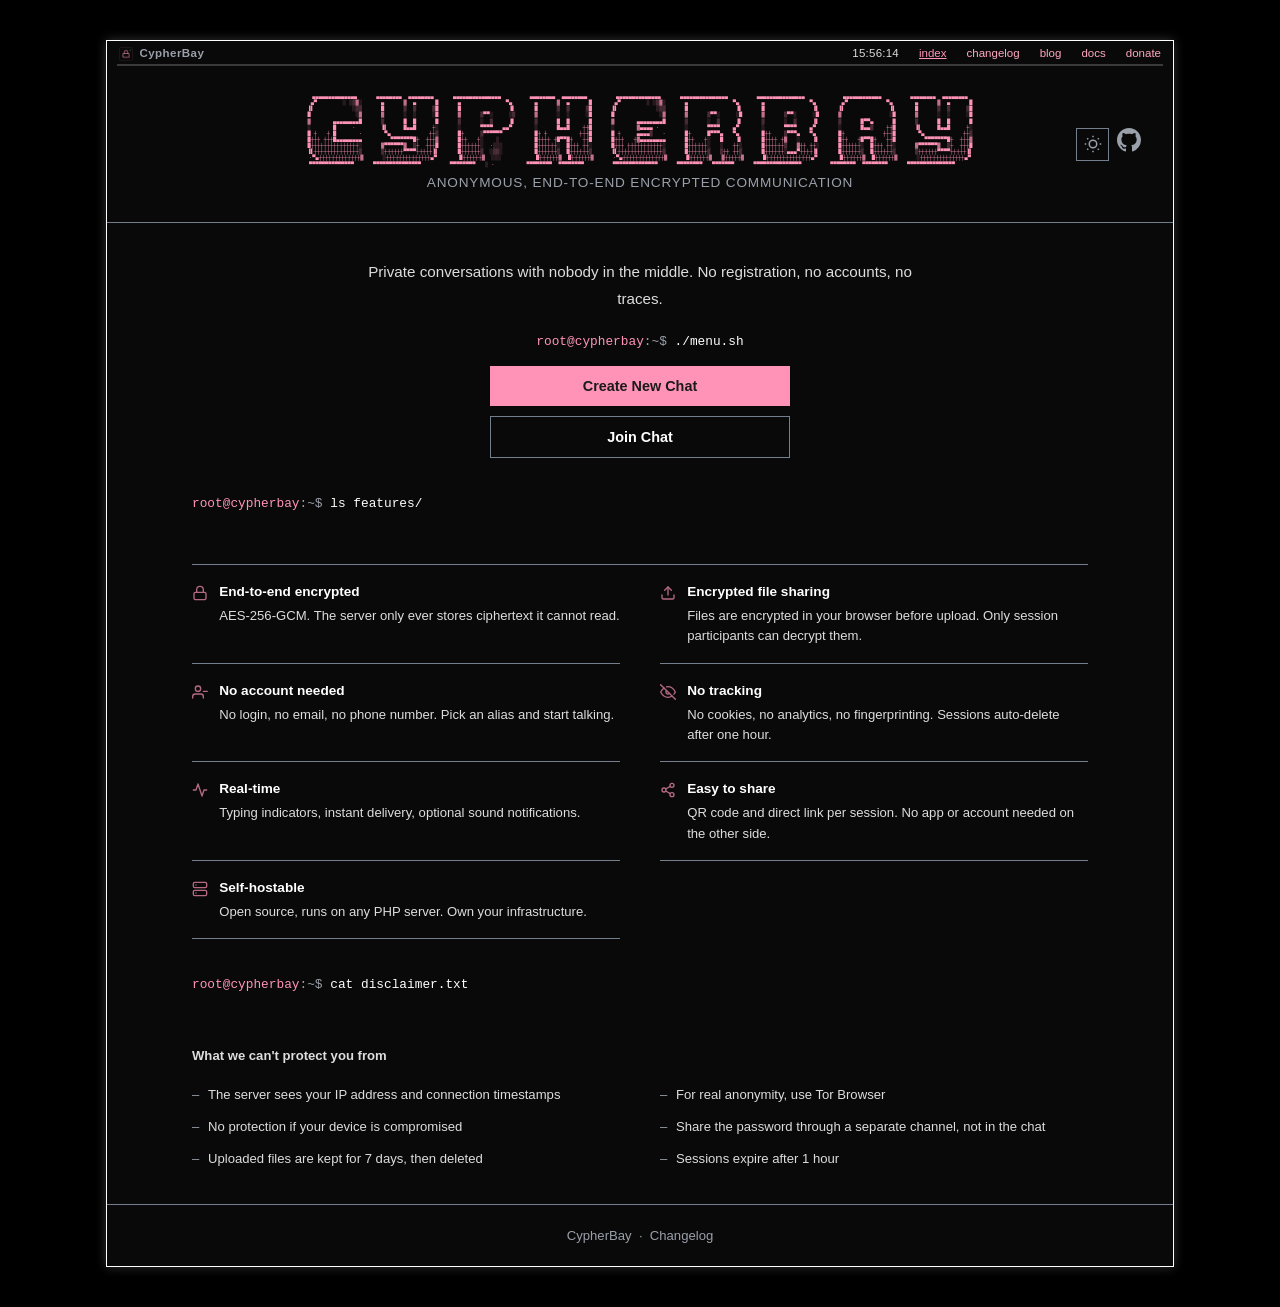
<file: index.html>
<!DOCTYPE html>
<html lang="en" data-theme="dark">
<head>
    <meta charset="UTF-8">
    <meta name="viewport" content="width=device-width, initial-scale=1.0">

    <title>CypherBay · Anonymous End-to-End Encrypted Chat</title>
    <meta name="description" content="CypherBay is a free, anonymous, end-to-end encrypted web chat. No registration, no account, no tracking. AES-256-GCM encryption. Sessions auto-delete after 1 hour.">
    <meta name="keywords" content="encrypted chat, anonymous chat, end-to-end encryption, private messaging, no registration chat, secure chat, E2E encrypted, self-hosted chat, anonymous messenger, private chat room, AES-256, encrypted messaging, no account chat, disposable chat">
    <meta name="author" content="CypherBay">
    <meta name="robots" content="index, follow">
    <link rel="canonical" href="https://cypherbay.net/">

    <!-- Open Graph -->
    <meta property="og:type" content="website">
    <meta property="og:url" content="https://cypherbay.net/">
    <meta property="og:title" content="CypherBay · Anonymous End-to-End Encrypted Chat">
    <meta property="og:description" content="Free anonymous chat with AES-256-GCM encryption. No registration, no account, no logs. Sessions auto-delete after 1 hour.">
    <meta property="og:site_name" content="CypherBay">
    <meta property="og:image" content="https://cypherbay.net/img/og-image.png">
    <meta property="og:image:width" content="1200">
    <meta property="og:image:height" content="630">
    <meta property="og:image:alt" content="CypherBay: anonymous end-to-end encrypted chat">

    <!-- Twitter Card -->
    <meta name="twitter:card" content="summary_large_image">
    <meta name="twitter:title" content="CypherBay · Anonymous Encrypted Chat">
    <meta name="twitter:description" content="Free anonymous chat with AES-256-GCM encryption. No registration, no account, no logs.">
    <meta name="twitter:url" content="https://cypherbay.net/">
    <meta name="twitter:image" content="https://cypherbay.net/img/og-image.png">
    <meta name="twitter:image:alt" content="CypherBay: anonymous end-to-end encrypted chat">

    <link rel="icon" type="image/png" sizes="32x32" href="img/favicon-32.png">
    <link rel="icon" type="image/png" sizes="16x16" href="img/favicon-16.png">
    <link rel="apple-touch-icon" sizes="180x180" href="img/apple-touch-icon.png">

    <meta http-equiv="Content-Security-Policy" content="default-src 'self'; script-src 'self'; style-src 'self'; img-src 'self' blob: data:; media-src 'self' blob:; connect-src 'self'; frame-ancestors 'none'; form-action 'self'; base-uri 'self'; object-src 'none';">
    <meta name="referrer" content="no-referrer">
    <link rel="stylesheet" href="css/style.css">

    <script type="application/ld+json">
    {
        "@context": "https://schema.org",
        "@graph": [
            {
                "@type": "Organization",
                "@id": "https://cypherbay.net/#organization",
                "name": "CypherBay",
                "url": "https://cypherbay.net/",
                "logo": "https://cypherbay.net/img/logo-full.png",
                "description": "CypherBay is a free, anonymous, end-to-end encrypted web chat with no registration and no tracking.",
                "sameAs": [
                    "https://github.com/cypherbay-net/webchat"
                ]
            },
            {
                "@type": "WebSite",
                "@id": "https://cypherbay.net/#website",
                "name": "CypherBay",
                "url": "https://cypherbay.net/",
                "description": "CypherBay is a free, anonymous, end-to-end encrypted web chat. No registration, no account, no tracking.",
                "publisher": { "@id": "https://cypherbay.net/#organization" },
                "inLanguage": "en"
            },
            {
                "@type": "WebApplication",
                "name": "CypherBay",
                "url": "https://cypherbay.net/",
                "applicationCategory": "CommunicationApplication",
                "operatingSystem": "Any (web-based)",
                "description": "Anonymous end-to-end encrypted web chat with AES-256-GCM encryption. No registration, no account, sessions auto-delete after 1 hour.",
                "offers": {
                    "@type": "Offer",
                    "price": "0",
                    "priceCurrency": "USD"
                },
                "publisher": { "@id": "https://cypherbay.net/#organization" }
            }
        ]
    }
    </script>
</head>
<body>
    <div id="app">

        <div id="landing" class="page active">
            <div class="terminal-wrapper">
            <div class="terminal">
            <div class="topbar">
                <span class="topbar-brand"><img src="img/logo-icon.png" alt="" class="brand-icon">CypherBay</span>
                <div class="topbar-right">
                    <span class="topbar-clock">00:00:00</span>
                    <nav class="topbar-nav">
                        <a href="/" class="active">index</a>
                        <a href="/changelog.html">changelog</a>
                        <a href="/blog.html">blog</a>
                        <a href="/docs.html">docs</a>
                        <a href="/donate.html">donate</a>
                    </nav>
                </div>
            </div>
            <header>
                <div class="header-content">
                    <div class="header-left"></div>
                    <div class="header-center">
                        <pre class="ascii-banner" aria-hidden="true">▄▄▄▄▄▄▄▄▄▄▄▄▄▄      ▄▄▄▄▄▄▄▄  ▄▄▄▄▄▄▄▄      ▄▄▄▄▄▄▄▄▄▄▄▄▄▄▄         ▄▄▄▄▄▄▄▄  ▄▄▄▄▄▄▄▄         ▄▄▄▄▄▄▄▄▄▄▄▄▄▄      ▄▄▄▄▄▄▄▄▄▄▄▄▄▄▄         ▄▄▄▄▄▄▄▄▄▄▄▄▄▄▄            ▄▄▄▄▄▄▄▄▄▄▄▄         ▄▄▄▄▄▄▄▄  ▄▄▄▄▄▄▄▄
 ▄▀        ░ ░▒▓░      ▄      ▓  ▄      █      ▄              ▀▄       ▄      ▓  ▄      █       ▄▀        ░ ░▒▓░      ▄              ▀▄       ▄              ▀▄        ▄▀            ▀▄       ▄      ▓  ▄      █
▐▌            ░▒▒      █      ▒  ▒     ▒█      █               ▐▌      █      ▒  ▒     ▒█      ▐▌            ░▒▒      █               ▐▌      █               ▐▌      ▐▌              ▐▌      █      ▒  ▒     ▒█
█              ░▓      ▓      ░  ░     ░█      ▓      ▒▀▀░     ░▒      ▓      ░  ░     ░█      █              ░▓      ▓      ▒▀▀░     ░█      ▓      ▒▀▀░     ░█      ▓               ░█      ▓      ░  ░     ░█
▓       ▄▄▄▄▄▄▄▄█      ▒      █  █      █      ▒      ░  ▒     ▐▌      ▒      █  █      █      ▓       ▄▄▄▄▄▄▄▄█      ▒      ░  ▒     ▐▌      ▒      ░  ▒     ▐▌      ▒      █▀▀▄      █      ▒      █  █      █
░       █     ·        ▐▌     █▄▄█     ┼░      ░      ▀▀▀▀   ▄▄▀       ░      █▄▄█    ┼┼█      ░       ▓▄▄▄▄ ·        ░      ▀▀▀▀    ▄▀       ░      ▀▀▀▀    ▄▀       ░      █▄▄▒    ┼┼█      ▐▌     █▄▄█     ┼░
█ ┼   ┼ █       ·       ▀▄            ┼┼▒      █┼     ▒▀▀▀▀▀▀          █┼ ┼          ┼┼┼█      █ ┼     ▄▄▄▄▒   ·      █┼     █▀▀▀▄   ▀▄       █┼┼    ▒▀▀▀▄   ▀▄       █┼            ┼┼┼█       ▀▄            ┼┼▒
█┼┼┼ ┼┼┼█▄▄▄▄▄▄▄▄         ▀▀▀▀▀▀▀█┼  ┼┼┼▓      █┼┼   ┼░    ░           █┼┼┼┼ ┼█▀▀█┼   ┼┼█      █┼┼┼   ┼▓▄▄▄▄▄▄▄▄      █┼┼   ┼░   █    ▐▌      █┼┼┼┼ ┼▓   ░    ▐▌      █┼┼   ┼█▀▀█┼   ┼┼█         ▀▀▀▀▀▀▀█┼  ┼┼┼▓
█┼┼┼┼┼┼┼┼┼┼┼┼┼┼┼░      ▓▀▀▀▀▀▀▓  ▒┼  ┼┼┼█      █┼┼┼┼┼┼░  ·░░░          █┼┼┼┼┼┼░  █┼┼┼ ┼┼░      █┼┼┼ ┼┼┼┼┼┼┼┼┼┼┼░      █┼┼┼┼┼┼░   ░   ┼┼░      █┼┼┼┼┼┼▒   ▓┼┼ ┼┼░      █┼┼┼┼┼┼░  █┼┼┼ ┼┼░      ▓▀▀▀▀▀▀▓  ▒┼  ┼┼┼█
▐▌┼┼┼┼┼┼┼┼┼┼┼┼┼┼▒      ▒┼┼┼┼┼┼▀▀▀▀┼┼┼┼┼▐▌      █┼┼┼┼┼┼▒  ░▒▒░          █┼┼┼┼┼┼▒  █┼┼┼┼┼┼▒      ▐▌┼┼┼┼┼┼┼┼┼┼┼┼┼┼▒      █┼┼┼┼┼┼▒   ▒┼┼ ┼┼▒      █┼┼┼┼┼┼░▄▄▄▀┼┼┼┼▐▌      █┼┼┼┼┼┼▒  █┼┼┼┼┼┼▒      ▒┼┼┼┼┼┼▀▀▀▀┼┼┼┼┼▐▌
·▀▄┼┼┼┼┼┼┼┼┼┼┼┼┼▓      ░┼┼┼┼┼┼┼┼┼┼┼┼┼┼▄▀       █┼┼┼┼┼┼▓  ░░░           █┼┼┼┼┼┼▓  █┼┼┼┼┼┼▓      ·▀▄┼┼┼┼┼┼┼┼┼┼┼┼┼▓      █┼┼┼┼┼┼▓   ▓┼┼┼┼┼▓      █┼┼┼┼┼┼┼┼┼┼┼┼┼┼▄▀       █┼┼┼┼┼┼▓  █┼┼┼┼┼┼▓      ░┼┼┼┼┼┼┼┼┼┼┼┼┼┼▄▀
   ▀▀▀▀▀▀▀▀▀▀▀▀▀▀      ▀▀▀▀▀▀▀▀▀▀▀▀▀▀▀         ▀▀▀▀▀▀▀▀   ░ ·          ▀▀▀▀▀▀▀▀  ▀▀▀▀▀▀▀▀         ▀▀▀▀▀▀▀▀▀▀▀▀▀▀      ▀▀▀▀▀▀▀▀   ▀▀▀▀▀▀▀      ▀▀▀▀▀▀▀▀▀▀▀▀▀▀▀         ▀▀▀▀▀▀▀▀  ▀▀▀▀▀▀▀▀      ▀▀▀▀▀▀▀▀▀▀▀▀▀▀▀        </pre>
                        <h1 class="sr-only site-title">CypherBay</h1>
                        <p class="tagline">Anonymous, end-to-end encrypted communication</p>
                    </div>
                    <div class="header-right">
                        <button id="theme-toggle" class="btn-theme" title="Toggle theme"></button>
                        <a href="https://github.com/cypherbay-net/webchat" target="_blank" rel="noopener" class="github-link" title="View on GitHub">
                            <svg height="24" width="24" viewBox="0 0 16 16" fill="currentColor">
                                <path d="M8 0C3.58 0 0 3.58 0 8c0 3.54 2.29 6.53 5.47 7.59.4.07.55-.17.55-.38 0-.19-.01-.82-.01-1.49-2.01.37-2.53-.49-2.69-.94-.09-.23-.48-.94-.82-1.13-.28-.15-.68-.52-.01-.53.63-.01 1.08.58 1.23.82.72 1.21 1.87.87 2.33.66.07-.52.28-.87.51-1.07-1.78-.2-3.64-.89-3.64-3.95 0-.87.31-1.59.82-2.15-.08-.2-.36-1.02.08-2.12 0 0 .67-.21 2.2.82.64-.18 1.32-.27 2-.27.68 0 1.36.09 2 .27 1.53-1.04 2.2-.82 2.2-.82.44 1.1.16 1.92.08 2.12.51.56.82 1.27.82 2.15 0 3.07-1.87 3.75-3.65 3.95.29.25.54.73.54 1.48 0 1.07-.01 1.93-.01 2.2 0 .21.15.46.55.38A8.013 8.013 0 0016 8c0-4.42-3.58-8-8-8z"/>
                            </svg>
                        </a>
                    </div>
                </div>
            </header>

            <main class="landing-content">
                <section class="hero">
                    <p class="hero-lead">Private conversations with nobody in the middle. No registration, no accounts, no traces.</p>
                    <p class="prompt-line"><span class="prompt-user">root@cypherbay</span>:~$ <span class="prompt-cmd">./menu.sh</span></p>
                    <div class="actions">
                        <button id="btn-create" class="btn-primary">Create New Chat</button>
                        <button id="btn-join" class="btn-secondary">Join Chat</button>
                        <div id="resume-session" class="resume-session hidden">
                            <div class="resume-info">
                                <svg width="14" height="14" viewBox="0 0 24 24" fill="none" stroke="currentColor" stroke-width="2" stroke-linecap="round" stroke-linejoin="round"><path d="M12 22s8-4 8-10V5l-8-3-8 3v7c0 6 8 10 8 10z"/></svg>
                                <span>Saved session: <code id="resume-session-id"></code></span>
                            </div>
                            <div class="resume-actions">
                                <button id="btn-resume" class="btn-secondary btn-resume">Rejoin</button>
                                <button id="btn-clear-session" class="btn-clear-session" title="Remove saved session">
                                    <svg width="13" height="13" viewBox="0 0 24 24" fill="none" stroke="currentColor" stroke-width="2.5" stroke-linecap="round"><line x1="18" y1="6" x2="6" y2="18"/><line x1="6" y1="6" x2="18" y2="18"/></svg>
                                </button>
                            </div>
                        </div>
                    </div>
                </section>

                <p class="prompt-line"><span class="prompt-user">root@cypherbay</span>:~$ <span class="prompt-cmd">ls features/</span></p>
                <section class="features">
                    <div class="feature">
                        <div class="feature-icon">
                            <svg width="16" height="16" viewBox="0 0 24 24" fill="none" stroke="currentColor" stroke-width="2" stroke-linecap="round" stroke-linejoin="round"><rect x="3" y="11" width="18" height="11" rx="2" ry="2"/><path d="M7 11V7a5 5 0 0 1 10 0v4"/></svg>
                        </div>
                        <div class="feature-body">
                            <h3>End-to-end encrypted</h3>
                            <p>AES-256-GCM. The server only ever stores ciphertext it cannot read.</p>
                        </div>
                    </div>
                    <div class="feature">
                        <div class="feature-icon">
                            <svg width="16" height="16" viewBox="0 0 24 24" fill="none" stroke="currentColor" stroke-width="2" stroke-linecap="round" stroke-linejoin="round"><path d="M21 15v4a2 2 0 0 1-2 2H5a2 2 0 0 1-2-2v-4"/><polyline points="17,8 12,3 7,8"/><line x1="12" y1="3" x2="12" y2="15"/></svg>
                        </div>
                        <div class="feature-body">
                            <h3>Encrypted file sharing</h3>
                            <p>Files are encrypted in your browser before upload. Only session participants can decrypt them.</p>
                        </div>
                    </div>
                    <div class="feature">
                        <div class="feature-icon">
                            <svg width="16" height="16" viewBox="0 0 24 24" fill="none" stroke="currentColor" stroke-width="2" stroke-linecap="round" stroke-linejoin="round"><path d="M17 21v-2a4 4 0 0 0-4-4H5a4 4 0 0 0-4 4v2"/><circle cx="9" cy="7" r="4"/><line x1="23" y1="11" x2="17" y2="11"/></svg>
                        </div>
                        <div class="feature-body">
                            <h3>No account needed</h3>
                            <p>No login, no email, no phone number. Pick an alias and start talking.</p>
                        </div>
                    </div>
                    <div class="feature">
                        <div class="feature-icon">
                            <svg width="16" height="16" viewBox="0 0 24 24" fill="none" stroke="currentColor" stroke-width="2" stroke-linecap="round" stroke-linejoin="round"><path d="M17.94 17.94A10.07 10.07 0 0 1 12 20c-7 0-11-8-11-8a18.45 18.45 0 0 1 5.06-5.94M9.9 4.24A9.12 9.12 0 0 1 12 4c7 0 11 8 11 8a18.5 18.5 0 0 1-2.16 3.19m-6.72-1.07a3 3 0 1 1-4.24-4.24"/><line x1="1" y1="1" x2="23" y2="23"/></svg>
                        </div>
                        <div class="feature-body">
                            <h3>No tracking</h3>
                            <p>No cookies, no analytics, no fingerprinting. Sessions auto-delete after one hour.</p>
                        </div>
                    </div>
                    <div class="feature">
                        <div class="feature-icon">
                            <svg width="16" height="16" viewBox="0 0 24 24" fill="none" stroke="currentColor" stroke-width="2" stroke-linecap="round" stroke-linejoin="round"><polyline points="22 12 18 12 15 21 9 3 6 12 2 12"/></svg>
                        </div>
                        <div class="feature-body">
                            <h3>Real-time</h3>
                            <p>Typing indicators, instant delivery, optional sound notifications.</p>
                        </div>
                    </div>
                    <div class="feature">
                        <div class="feature-icon">
                            <svg width="16" height="16" viewBox="0 0 24 24" fill="none" stroke="currentColor" stroke-width="2" stroke-linecap="round" stroke-linejoin="round"><circle cx="18" cy="5" r="3"/><circle cx="6" cy="12" r="3"/><circle cx="18" cy="19" r="3"/><line x1="8.59" y1="13.51" x2="15.42" y2="17.49"/><line x1="15.41" y1="6.51" x2="8.59" y2="10.49"/></svg>
                        </div>
                        <div class="feature-body">
                            <h3>Easy to share</h3>
                            <p>QR code and direct link per session. No app or account needed on the other side.</p>
                        </div>
                    </div>
                    <div class="feature">
                        <div class="feature-icon">
                            <svg width="16" height="16" viewBox="0 0 24 24" fill="none" stroke="currentColor" stroke-width="2" stroke-linecap="round" stroke-linejoin="round"><rect x="2" y="2" width="20" height="8" rx="2" ry="2"/><rect x="2" y="14" width="20" height="8" rx="2" ry="2"/><line x1="6" y1="6" x2="6.01" y2="6"/><line x1="6" y1="18" x2="6.01" y2="18"/></svg>
                        </div>
                        <div class="feature-body">
                            <h3>Self-hostable</h3>
                            <p>Open source, runs on any PHP server. Own your infrastructure.</p>
                        </div>
                    </div>
                </section>

                <p class="prompt-line"><span class="prompt-user">root@cypherbay</span>:~$ <span class="prompt-cmd">cat disclaimer.txt</span></p>
                <section class="transparency">
                    <h3>What we can't protect you from</h3>
                    <ul>
                        <li>The server sees your IP address and connection timestamps</li>
                        <li>For real anonymity, use Tor Browser</li>
                        <li>No protection if your device is compromised</li>
                        <li>Share the password through a separate channel, not in the chat</li>
                        <li>Uploaded files are kept for 7 days, then deleted</li>
                        <li>Sessions expire after 1 hour</li>
                    </ul>
                </section>
            </main>

            <footer>
                <p>CypherBay &nbsp;&middot;&nbsp; <a href="/changelog.html">Changelog</a></p>
            </footer>
            </div>
            </div>
        </div>

        <div id="create" class="page">
            <div class="terminal-wrapper">
            <div class="terminal">
            <div class="topbar">
                <span class="topbar-clock">00:00:00</span>
                <nav class="topbar-nav">
                    <a href="/" class="active">index</a>
                    <a href="/changelog.html">changelog</a>
                    <a href="/blog.html">blog</a>
                    <a href="/docs.html">docs</a>
                    <a href="/donate.html">donate</a>
                </nav>
            </div>
            <header>
                <button class="btn-back" data-page="landing">&lt; Back</button>
                <h2>Create New Chat</h2>
            </header>

            <main class="create-content">
                <p class="prompt-line"><span class="prompt-user">root@cypherbay</span>:~$ <span class="prompt-cmd">./create_session.sh</span></p>
                <div class="form-group">
                    <label for="session-id">Session ID</label>
                    <div class="input-with-action">
                        <input type="text" id="session-id" readonly>
                        <button id="copy-session" class="btn-icon" title="Copy ID">
                            <svg width="15" height="15" viewBox="0 0 24 24" fill="none" stroke="currentColor" stroke-width="2" stroke-linecap="round" stroke-linejoin="round"><rect x="9" y="9" width="13" height="13" rx="2" ry="2"/><path d="M5 15H4a2 2 0 0 1-2-2V4a2 2 0 0 1 2-2h9a2 2 0 0 1 2 2v1"/></svg>
                        </button>
                        <button id="copy-link" class="btn-icon" title="Copy join link">
                            <svg width="15" height="15" viewBox="0 0 24 24" fill="none" stroke="currentColor" stroke-width="2" stroke-linecap="round" stroke-linejoin="round"><path d="M10 13a5 5 0 0 0 7.54.54l3-3a5 5 0 0 0-7.07-7.07l-1.72 1.71"/><path d="M14 11a5 5 0 0 0-7.54-.54l-3 3a5 5 0 0 0 7.07 7.07l1.71-1.71"/></svg>
                        </button>
                        <button id="regenerate-session" class="btn-icon" title="Generate new ID">
                            <svg width="15" height="15" viewBox="0 0 24 24" fill="none" stroke="currentColor" stroke-width="2" stroke-linecap="round" stroke-linejoin="round"><polyline points="23 4 23 10 17 10"/><path d="M20.49 15a9 9 0 1 1-2.12-9.36L23 10"/></svg>
                        </button>
                    </div>
                    <p class="hint">Share the Session ID and password with your conversation partners.</p>
                </div>

                <div class="qr-container">
                    <canvas id="qr-canvas"></canvas>
                    <p class="qr-label">Scan to get the Session ID</p>
                </div>

                <div class="form-group">
                    <label for="create-password">Chat Password</label>
                    <input type="password" id="create-password" placeholder="Min. 8 characters" autocomplete="off" minlength="8">
                    <div id="pw-strength-create" class="password-strength">
                        <div class="strength-bar"><div class="strength-fill"></div></div>
                        <span class="strength-label"></span>
                    </div>
                    <p class="hint">The password is never sent to the server. It is used for encryption only.</p>
                </div>

                <div class="warning-box">
                    <strong>Important:</strong> Both the Session ID and password are required to join the chat.
                    There is no password recovery.
                </div>

                <div class="remember-row">
                    <label class="remember-label">
                        <input type="checkbox" id="remember-session">
                        <span>Remember this session</span>
                    </label>
                    <p class="remember-hint">Saves the Session ID in cookie <code>cypherbay_session</code> (path <code>/</code>, expires after 1h). The password is never stored.</p>
                </div>

                <button id="btn-start-chat" class="btn-primary" disabled>Start Chat</button>
            </main>
            </div>
            </div>
        </div>

        <div id="join" class="page">
            <div class="terminal-wrapper">
            <div class="terminal">
            <div class="topbar">
                <span class="topbar-clock">00:00:00</span>
                <nav class="topbar-nav">
                    <a href="/" class="active">index</a>
                    <a href="/changelog.html">changelog</a>
                    <a href="/blog.html">blog</a>
                    <a href="/docs.html">docs</a>
                    <a href="/donate.html">donate</a>
                </nav>
            </div>
            <header>
                <button class="btn-back" data-page="landing">&lt; Back</button>
                <h2>Join Chat</h2>
            </header>

            <main class="join-content">
                <p class="prompt-line"><span class="prompt-user">root@cypherbay</span>:~$ <span class="prompt-cmd">./join_session.sh</span></p>
                <div class="form-group">
                    <label for="join-session">Session ID</label>
                    <input type="text" id="join-session" placeholder="xxxx-xxxx-xxxx-xxxx" autocomplete="off" inputmode="text">
                </div>

                <div class="form-group">
                    <label for="join-password">Chat Password</label>
                    <input type="password" id="join-password" placeholder="Min. 8 characters" autocomplete="off" minlength="8">
                    <div id="pw-strength-join" class="password-strength">
                        <div class="strength-bar"><div class="strength-fill"></div></div>
                        <span class="strength-label"></span>
                    </div>
                </div>

                <p class="hint">
                    If the password is incorrect, messages will not be readable.
                    No error message will be returned from the server.
                </p>

                <button id="btn-join-chat" class="btn-primary" disabled>Join</button>
            </main>
            </div>
            </div>
        </div>

        <div id="chat" class="page">
            <div class="terminal-wrapper">
            <div class="terminal">
            <div class="topbar">
                <span class="topbar-clock">00:00:00</span>
                <nav class="topbar-nav">
                    <a href="/" class="active">index</a>
                    <a href="/changelog.html">changelog</a>
                    <a href="/blog.html">blog</a>
                    <a href="/docs.html">docs</a>
                    <a href="/donate.html">donate</a>
                </nav>
            </div>
            <header class="chat-header">
                <button class="btn-back" data-page="landing" id="btn-leave-chat">&lt; Leave</button>
                <div class="chat-info">
                    <span class="chat-session-label">Session:</span>
                    <span id="chat-session-id" class="chat-session-value"></span>
                </div>
                <div class="chat-header-actions">
                    <span id="session-timer" class="session-timer"></span>
                    <button id="btn-invite" class="btn-sound" title="Invite">
                        <svg width="15" height="15" viewBox="0 0 24 24" fill="none" stroke="currentColor" stroke-width="2" stroke-linecap="round" stroke-linejoin="round"><circle cx="18" cy="5" r="3"/><circle cx="6" cy="12" r="3"/><circle cx="18" cy="19" r="3"/><line x1="8.59" y1="13.51" x2="15.42" y2="17.49"/><line x1="15.41" y1="6.51" x2="8.59" y2="10.49"/></svg>
                    </button>
                    <button id="sound-toggle" class="btn-sound" title="Toggle sound"></button>
                    <button id="btn-delete-chat" class="btn-danger-small" title="Delete Chat">
                        <svg width="16" height="16" viewBox="0 0 24 24" fill="none" stroke="currentColor" stroke-width="2">
                            <polyline points="3,6 5,6 21,6"/>
                            <path d="M19,6v14a2,2,0,0,1-2,2H7a2,2,0,0,1-2-2V6M8,6V4a2,2,0,0,1,2-2h4a2,2,0,0,1,2,2V6"/>
                        </svg>
                    </button>
                    <div id="connection-status" class="status-indicator">
                        <span class="status-dot"></span>
                        <span class="status-text">Connecting...</span>
                    </div>
                </div>
            </header>

            <main class="chat-container">
                <div class="tui-window tui-window--chat">
                    <div class="tui-window__title">messages</div>
                    <div id="messages" class="messages-container"></div>
                </div>

                <div id="typing-indicator" class="typing-indicator hidden">
                    <div class="typing-dots"><span></span><span></span><span></span></div>
                    <span>Someone is typing...</span>
                </div>

                <button id="scroll-to-bottom" class="scroll-to-bottom" title="Scroll to bottom">
                    <svg width="20" height="20" viewBox="0 0 24 24" fill="none" stroke="currentColor" stroke-width="2.5">
                        <polyline points="6 9 12 15 18 9"/>
                    </svg>
                </button>

                <div class="alias-bar">
                    <label for="local-alias">Your name:</label>
                    <input type="text" id="local-alias" placeholder="Anonymous" maxlength="20" inputmode="text">
                    <span id="msg-rate-counter" class="msg-rate-counter" title="Messages remaining this minute"></span>
                </div>

                <form id="message-form" class="message-form">
                    <textarea id="message-input" placeholder="Enter message..." rows="1" disabled inputmode="text"></textarea>
                    <input type="file" id="file-input" accept="image/*,video/*,audio/*,.pdf,.txt,.zip" hidden>
                    <button type="button" id="btn-attach" class="btn-attach" disabled title="Attach file">
                        <svg width="20" height="20" viewBox="0 0 24 24" fill="none" stroke="currentColor" stroke-width="2">
                            <path d="M21.44 11.05l-9.19 9.19a6 6 0 0 1-8.49-8.49l9.19-9.19a4 4 0 0 1 5.66 5.66l-9.2 9.19a2 2 0 0 1-2.83-2.83l8.49-8.48"/>
                        </svg>
                    </button>
                    <button type="submit" id="btn-send" disabled>Send</button>
                </form>
                <div id="upload-progress" class="upload-progress hidden">
                    <div class="upload-progress-bar"></div>
                    <span class="upload-progress-text">Uploading...</span>
                </div>
            </main>

            <div id="crypto-info" class="crypto-info">
                <details>
                    <summary>Encryption Details</summary>
                    <p>Messages and files are encrypted with AES-256-GCM before leaving your device.</p>
                    <p>The key is derived locally from your password and session ID (PBKDF2-SHA256, 310,000 iterations). The server stores only ciphertext and never sees plaintext.</p>
                    <p>Files are encrypted in the browser before upload. Decryption happens in the browser on download: the server cannot read them. Your alias is visible to other participants.</p>
                </details>
            </div>
            </div>
            </div>
        </div>
    </div>

    <script src="js/crypto.js"></script>
    <script src="js/qrcode.js"></script>
    <script src="js/app.js"></script>
    <script src="js/clock.js"></script>
</body>
</html>
</file>
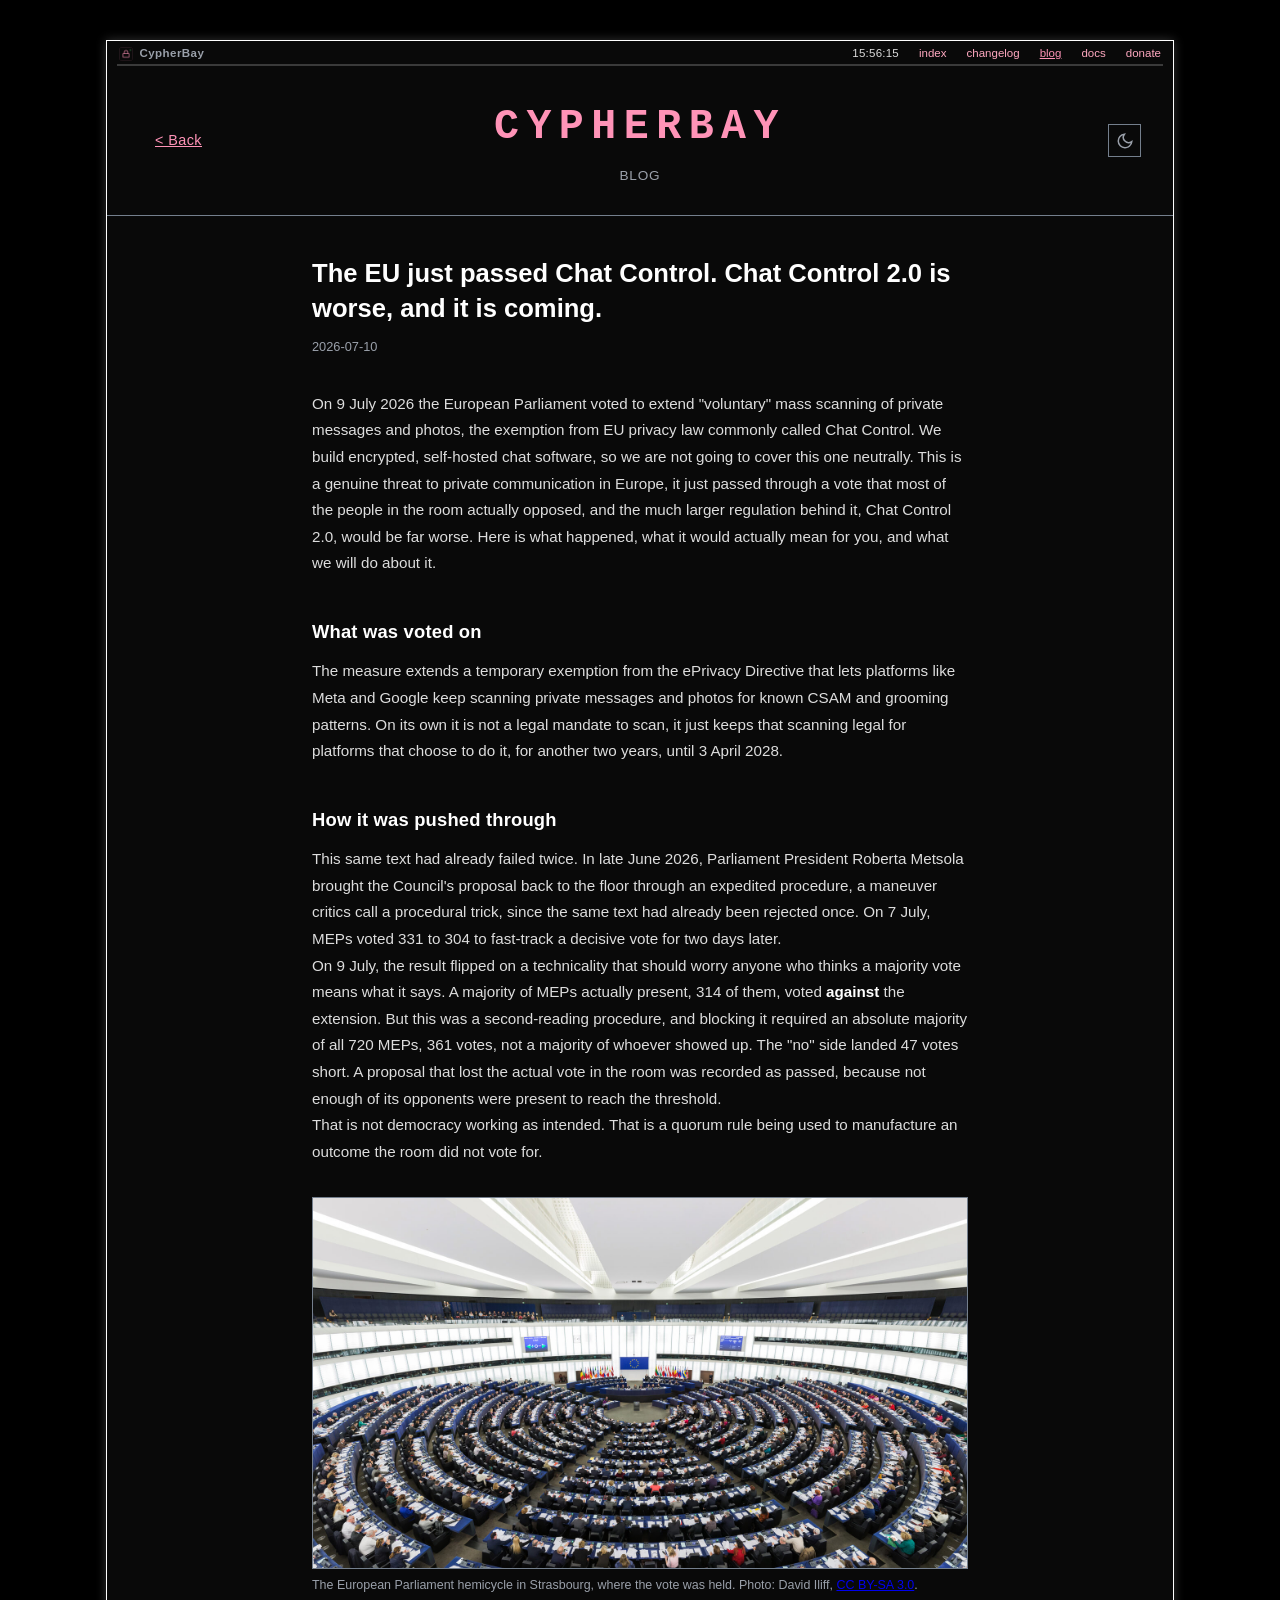
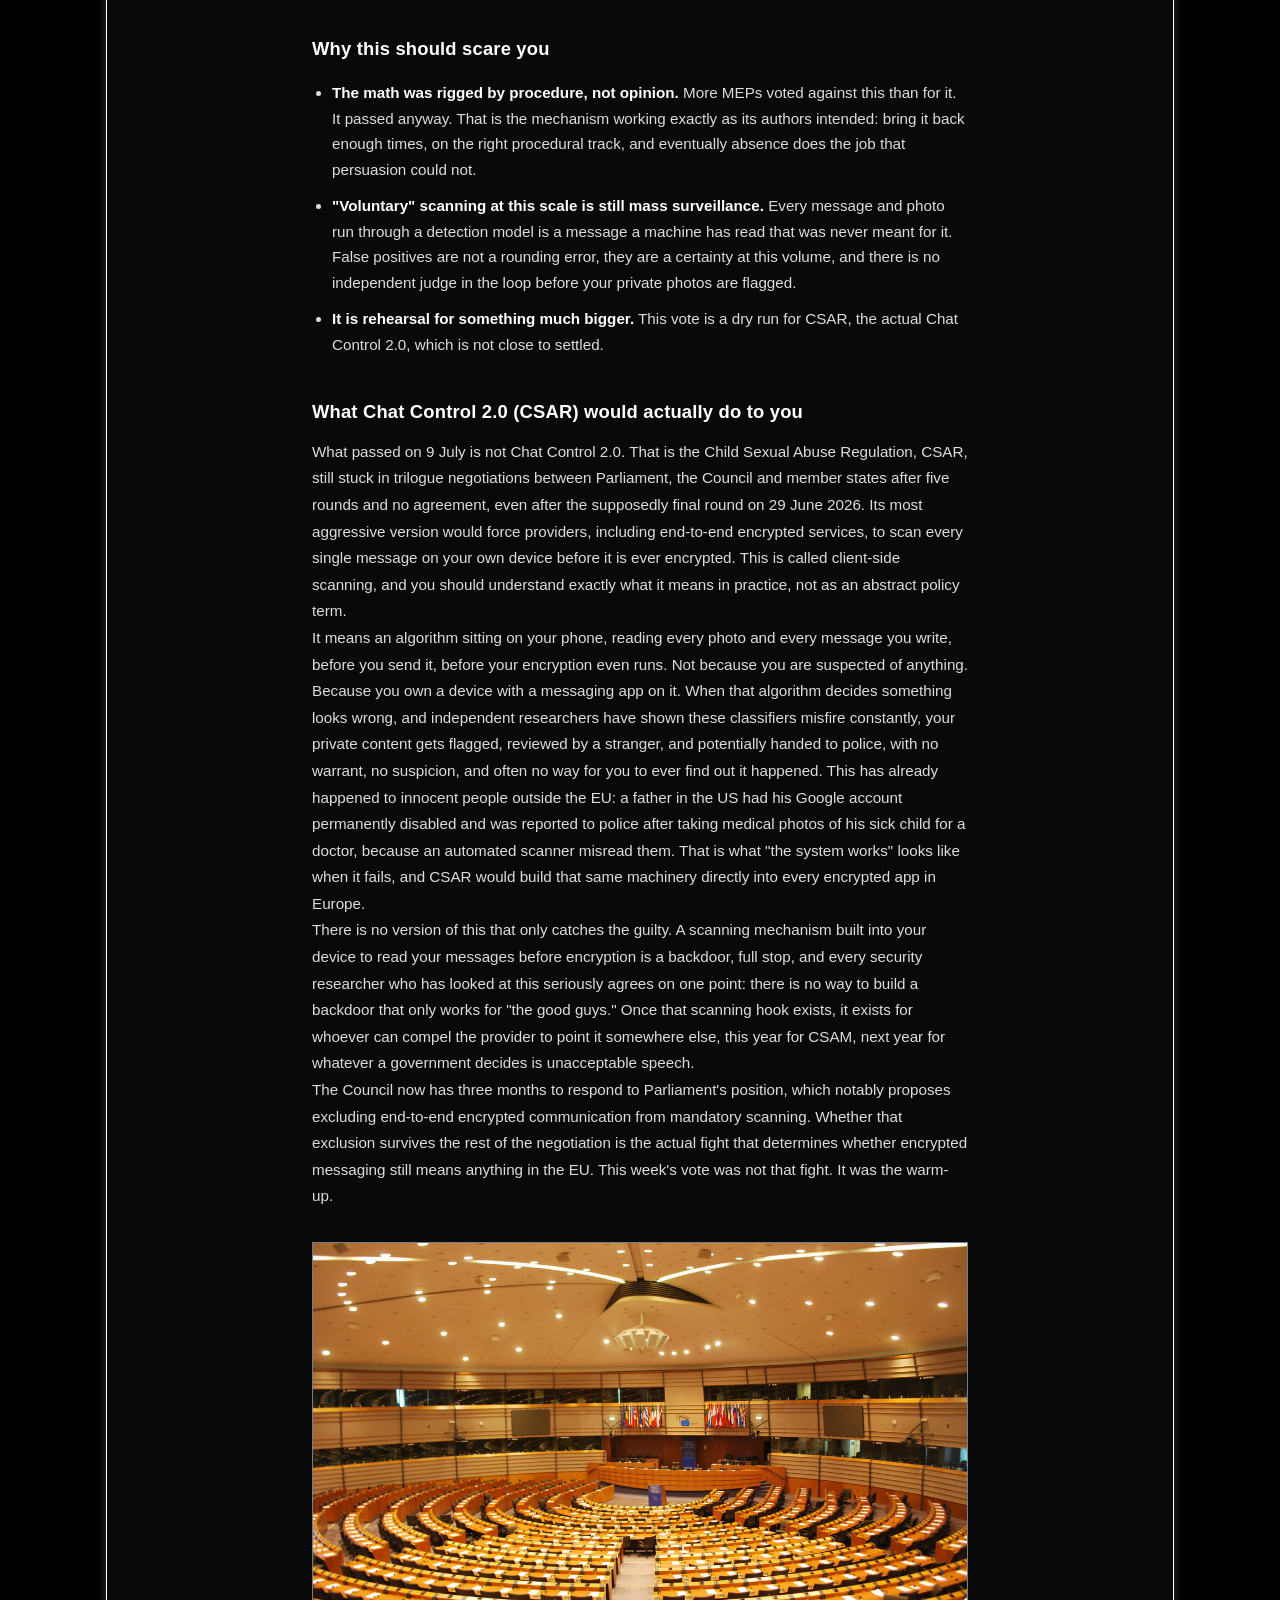
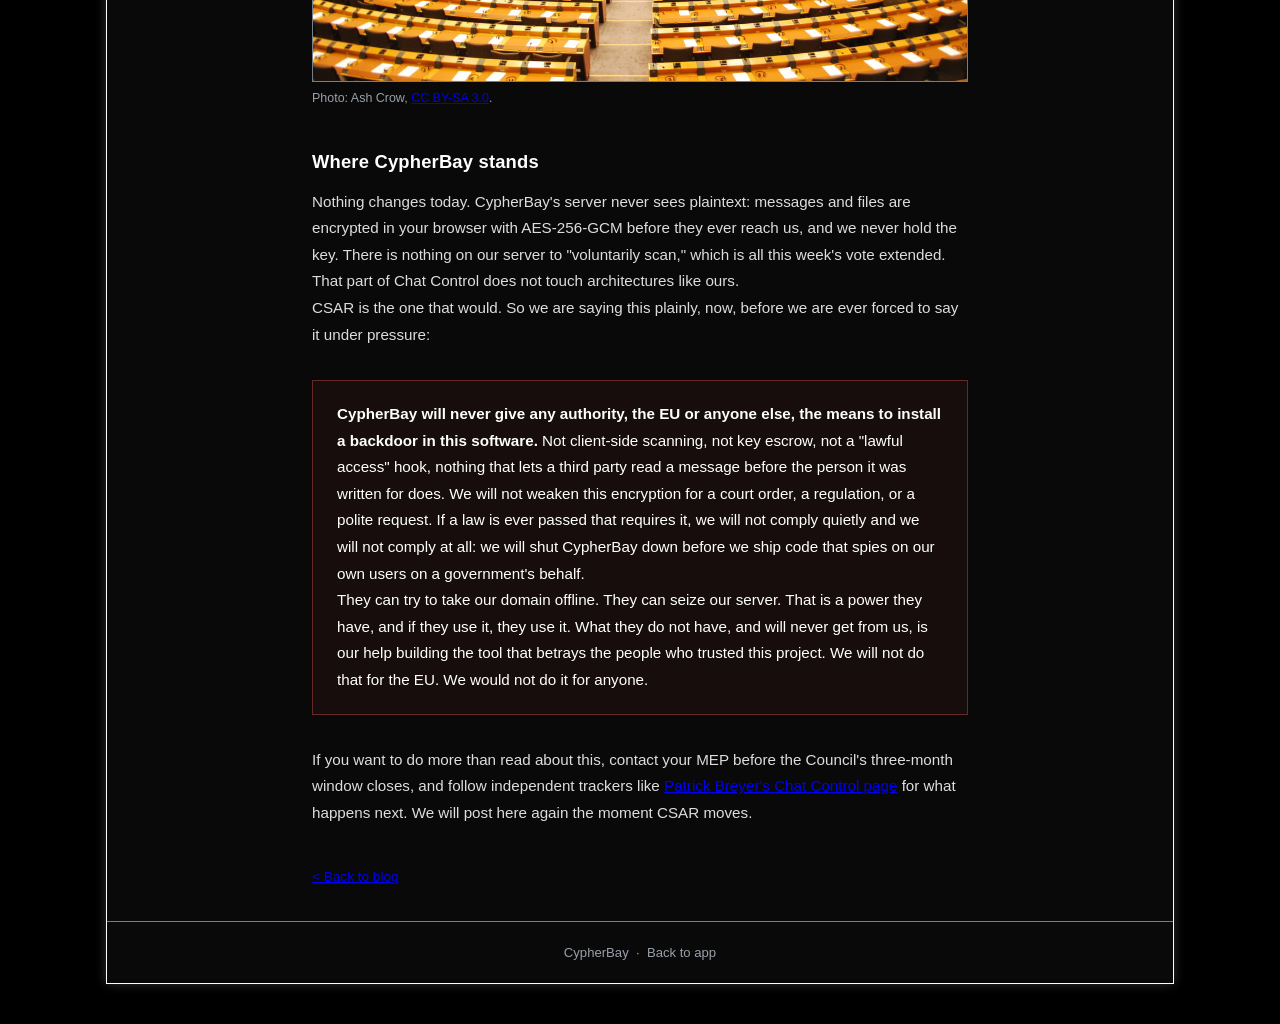
<file: blog-eu-chat-control-vote.html>
<!DOCTYPE html>
<html lang="en" data-theme="dark">
<head>
    <meta charset="UTF-8">
    <meta name="viewport" content="width=device-width, initial-scale=1.0">
    <title>The EU just passed Chat Control · CypherBay Blog</title>
    <meta name="description" content="What happened on 9 July 2026, why the vote is a procedural trick, and what CSAR (Chat Control 2.0) would actually do to encrypted communication. CypherBay will never build a backdoor.">
    <meta name="author" content="CypherBay">
    <meta name="robots" content="index, follow">
    <link rel="canonical" href="https://cypherbay.net/blog-eu-chat-control-vote.html">

    <meta property="og:type" content="article">
    <meta property="og:url" content="https://cypherbay.net/blog-eu-chat-control-vote.html">
    <meta property="og:title" content="The EU just passed Chat Control. Chat Control 2.0 is worse.">
    <meta property="og:description" content="What CSAR would actually do to encrypted communication, and why CypherBay will never build a backdoor for anyone.">
    <meta property="og:site_name" content="CypherBay">
    <meta property="og:image" content="https://cypherbay.net/img/blog/hero-eu-parliament.jpg">
    <meta property="og:image:width" content="1600">
    <meta property="og:image:height" content="904">

    <meta name="twitter:card" content="summary_large_image">
    <meta name="twitter:title" content="The EU just passed Chat Control. Chat Control 2.0 is worse.">
    <meta name="twitter:description" content="What CSAR would actually do to encrypted communication, and why CypherBay will never build a backdoor for anyone.">
    <meta name="twitter:image" content="https://cypherbay.net/img/blog/hero-eu-parliament.jpg">

    <link rel="icon" type="image/png" sizes="32x32" href="img/favicon-32.png">
    <link rel="icon" type="image/png" sizes="16x16" href="img/favicon-16.png">
    <link rel="apple-touch-icon" sizes="180x180" href="img/apple-touch-icon.png">

    <meta http-equiv="Content-Security-Policy" content="default-src 'self'; script-src 'self'; style-src 'self'; img-src 'self' blob: data:; media-src 'self' blob:; connect-src 'self'; frame-ancestors 'none'; form-action 'self'; base-uri 'self'; object-src 'none';">
    <meta name="referrer" content="no-referrer">
    <link rel="stylesheet" href="css/style.css">
    <link rel="stylesheet" href="css/article.css">

    <script type="application/ld+json">
    {
        "@context": "https://schema.org",
        "@graph": [
            {
                "@type": "Organization",
                "@id": "https://cypherbay.net/#organization",
                "name": "CypherBay",
                "url": "https://cypherbay.net/",
                "logo": {
                    "@type": "ImageObject",
                    "url": "https://cypherbay.net/img/logo-full.png"
                }
            },
            {
                "@type": "BlogPosting",
                "mainEntityOfPage": {
                    "@type": "WebPage",
                    "@id": "https://cypherbay.net/blog-eu-chat-control-vote.html"
                },
                "headline": "The EU just passed Chat Control. Chat Control 2.0 is worse, and it is coming.",
                "description": "What happened on 9 July 2026, why the vote is a procedural trick, and what CSAR (Chat Control 2.0) would actually do to encrypted communication.",
                "image": "https://cypherbay.net/img/blog/hero-eu-parliament.jpg",
                "datePublished": "2026-07-10",
                "dateModified": "2026-07-10",
                "author": { "@id": "https://cypherbay.net/#organization" },
                "publisher": { "@id": "https://cypherbay.net/#organization" }
            },
            {
                "@type": "BreadcrumbList",
                "itemListElement": [
                    { "@type": "ListItem", "position": 1, "name": "CypherBay", "item": "https://cypherbay.net/" },
                    { "@type": "ListItem", "position": 2, "name": "Blog", "item": "https://cypherbay.net/blog.html" },
                    { "@type": "ListItem", "position": 3, "name": "The EU just passed Chat Control", "item": "https://cypherbay.net/blog-eu-chat-control-vote.html" }
                ]
            }
        ]
    }
    </script>
</head>
<body>
    <div id="app">
        <div class="page active">
            <div class="terminal-wrapper">
            <div class="terminal">
            <div class="topbar">
                <span class="topbar-brand"><img src="img/logo-icon.png" alt="" class="brand-icon">CypherBay</span>
                <div class="topbar-right">
                    <span class="topbar-clock">00:00:00</span>
                    <nav class="topbar-nav">
                        <a href="/">index</a>
                        <a href="/changelog.html">changelog</a>
                        <a href="/blog.html" class="active">blog</a>
                        <a href="/docs.html">docs</a>
                        <a href="/donate.html">donate</a>
                    </nav>
                </div>
            </div>
            <header>
                <div class="header-content">
                    <div class="header-left">
                        <a href="/blog.html" class="btn-back btn-back--static">&lt; Back</a>
                    </div>
                    <div class="header-center">
                        <h1>CypherBay</h1>
                        <p class="tagline">Blog</p>
                    </div>
                    <div class="header-right">
                        <button id="theme-toggle" class="btn-theme" title="Toggle theme"></button>
                    </div>
                </div>
            </header>

            <main class="article-content">
                <article>
                    <div class="article-meta">
                        <h1>The EU just passed Chat Control. Chat Control 2.0 is worse, and it is coming.</h1>
                        <span class="article-date">2026-07-10</span>
                    </div>

                    <div class="article-body">
                    <p>On 9 July 2026 the European Parliament voted to extend "voluntary" mass scanning of private messages and photos, the exemption from EU privacy law commonly called Chat Control. We build encrypted, self-hosted chat software, so we are not going to cover this one neutrally. This is a genuine threat to private communication in Europe, it just passed through a vote that most of the people in the room actually opposed, and the much larger regulation behind it, Chat Control 2.0, would be far worse. Here is what happened, what it would actually mean for you, and what we will do about it.</p>

                    <h2>What was voted on</h2>
                    <p>The measure extends a temporary exemption from the ePrivacy Directive that lets platforms like Meta and Google keep scanning private messages and photos for known CSAM and grooming patterns. On its own it is not a legal mandate to scan, it just keeps that scanning legal for platforms that choose to do it, for another two years, until 3 April 2028.</p>

                    <h2>How it was pushed through</h2>
                    <p>This same text had already failed twice. In late June 2026, Parliament President Roberta Metsola brought the Council's proposal back to the floor through an expedited procedure, a maneuver critics call a procedural trick, since the same text had already been rejected once. On 7 July, MEPs voted 331 to 304 to fast-track a decisive vote for two days later.</p>
                    <p>On 9 July, the result flipped on a technicality that should worry anyone who thinks a majority vote means what it says. A majority of MEPs actually present, 314 of them, voted <strong>against</strong> the extension. But this was a second-reading procedure, and blocking it required an absolute majority of all 720 MEPs, 361 votes, not a majority of whoever showed up. The "no" side landed 47 votes short. A proposal that lost the actual vote in the room was recorded as passed, because not enough of its opponents were present to reach the threshold.</p>
                    <p>That is not democracy working as intended. That is a quorum rule being used to manufacture an outcome the room did not vote for.</p>

                    <figure>
                        <img src="img/blog/hero-eu-parliament.jpg" alt="The hemicycle of the European Parliament in Strasbourg" width="1600" height="904" loading="lazy">
                        <figcaption>The European Parliament hemicycle in Strasbourg, where the vote was held. Photo: David Iliff, <a href="https://creativecommons.org/licenses/by-sa/3.0/" target="_blank" rel="noopener">CC BY-SA 3.0</a>.</figcaption>
                    </figure>

                    <h2>Why this should scare you</h2>
                    <ul>
                        <li><strong>The math was rigged by procedure, not opinion.</strong> More MEPs voted against this than for it. It passed anyway. That is the mechanism working exactly as its authors intended: bring it back enough times, on the right procedural track, and eventually absence does the job that persuasion could not.</li>
                        <li><strong>"Voluntary" scanning at this scale is still mass surveillance.</strong> Every message and photo run through a detection model is a message a machine has read that was never meant for it. False positives are not a rounding error, they are a certainty at this volume, and there is no independent judge in the loop before your private photos are flagged.</li>
                        <li><strong>It is rehearsal for something much bigger.</strong> This vote is a dry run for CSAR, the actual Chat Control 2.0, which is not close to settled.</li>
                    </ul>

                    <h2>What Chat Control 2.0 (CSAR) would actually do to you</h2>
                    <p>What passed on 9 July is not Chat Control 2.0. That is the Child Sexual Abuse Regulation, CSAR, still stuck in trilogue negotiations between Parliament, the Council and member states after five rounds and no agreement, even after the supposedly final round on 29 June 2026. Its most aggressive version would force providers, including end-to-end encrypted services, to scan every single message on your own device before it is ever encrypted. This is called client-side scanning, and you should understand exactly what it means in practice, not as an abstract policy term.</p>
                    <p>It means an algorithm sitting on your phone, reading every photo and every message you write, before you send it, before your encryption even runs. Not because you are suspected of anything. Because you own a device with a messaging app on it. When that algorithm decides something looks wrong, and independent researchers have shown these classifiers misfire constantly, your private content gets flagged, reviewed by a stranger, and potentially handed to police, with no warrant, no suspicion, and often no way for you to ever find out it happened. This has already happened to innocent people outside the EU: a father in the US had his Google account permanently disabled and was reported to police after taking medical photos of his sick child for a doctor, because an automated scanner misread them. That is what "the system works" looks like when it fails, and CSAR would build that same machinery directly into every encrypted app in Europe.</p>
                    <p>There is no version of this that only catches the guilty. A scanning mechanism built into your device to read your messages before encryption is a backdoor, full stop, and every security researcher who has looked at this seriously agrees on one point: there is no way to build a backdoor that only works for "the good guys." Once that scanning hook exists, it exists for whoever can compel the provider to point it somewhere else, this year for CSAM, next year for whatever a government decides is unacceptable speech.</p>
                    <p>The Council now has three months to respond to Parliament's position, which notably proposes excluding end-to-end encrypted communication from mandatory scanning. Whether that exclusion survives the rest of the negotiation is the actual fight that determines whether encrypted messaging still means anything in the EU. This week's vote was not that fight. It was the warm-up.</p>

                    <figure>
                        <img src="img/blog/inline-eu-parliament.jpg" alt="Interior view of the European Parliament plenary hemicycle" width="1200" height="803" loading="lazy">
                        <figcaption>Photo: Ash Crow, <a href="https://creativecommons.org/licenses/by-sa/3.0/" target="_blank" rel="noopener">CC BY-SA 3.0</a>.</figcaption>
                    </figure>

                    <h2>Where CypherBay stands</h2>
                    <p>Nothing changes today. CypherBay's server never sees plaintext: messages and files are encrypted in your browser with AES-256-GCM before they ever reach us, and we never hold the key. There is nothing on our server to "voluntarily scan," which is all this week's vote extended. That part of Chat Control does not touch architectures like ours.</p>
                    <p>CSAR is the one that would. So we are saying this plainly, now, before we are ever forced to say it under pressure:</p>

                    <div class="stance-box">
                        <p><strong>CypherBay will never give any authority, the EU or anyone else, the means to install a backdoor in this software.</strong> Not client-side scanning, not key escrow, not a "lawful access" hook, nothing that lets a third party read a message before the person it was written for does. We will not weaken this encryption for a court order, a regulation, or a polite request. If a law is ever passed that requires it, we will not comply quietly and we will not comply at all: we will shut CypherBay down before we ship code that spies on our own users on a government's behalf.</p>
                        <p>They can try to take our domain offline. They can seize our server. That is a power they have, and if they use it, they use it. What they do not have, and will never get from us, is our help building the tool that betrays the people who trusted this project. We will not do that for the EU. We would not do it for anyone.</p>
                    </div>

                    <p>If you want to do more than read about this, contact your MEP before the Council's three-month window closes, and follow independent trackers like <a href="https://www.patrick-breyer.de/en/posts/chat-control/" target="_blank" rel="noopener">Patrick Breyer's Chat Control page</a> for what happens next. We will post here again the moment CSAR moves.</p>

                    <a class="back-link" href="/blog.html">&lt; Back to blog</a>
                    </div>
                </article>
            </main>

            <footer>
                <p>CypherBay &nbsp;&middot;&nbsp; <a href="/">Back to app</a></p>
            </footer>
            </div>
            </div>
        </div>
    </div>

    <script src="js/theme.js"></script>
    <script src="js/clock.js"></script>
</body>
</html>
</file>
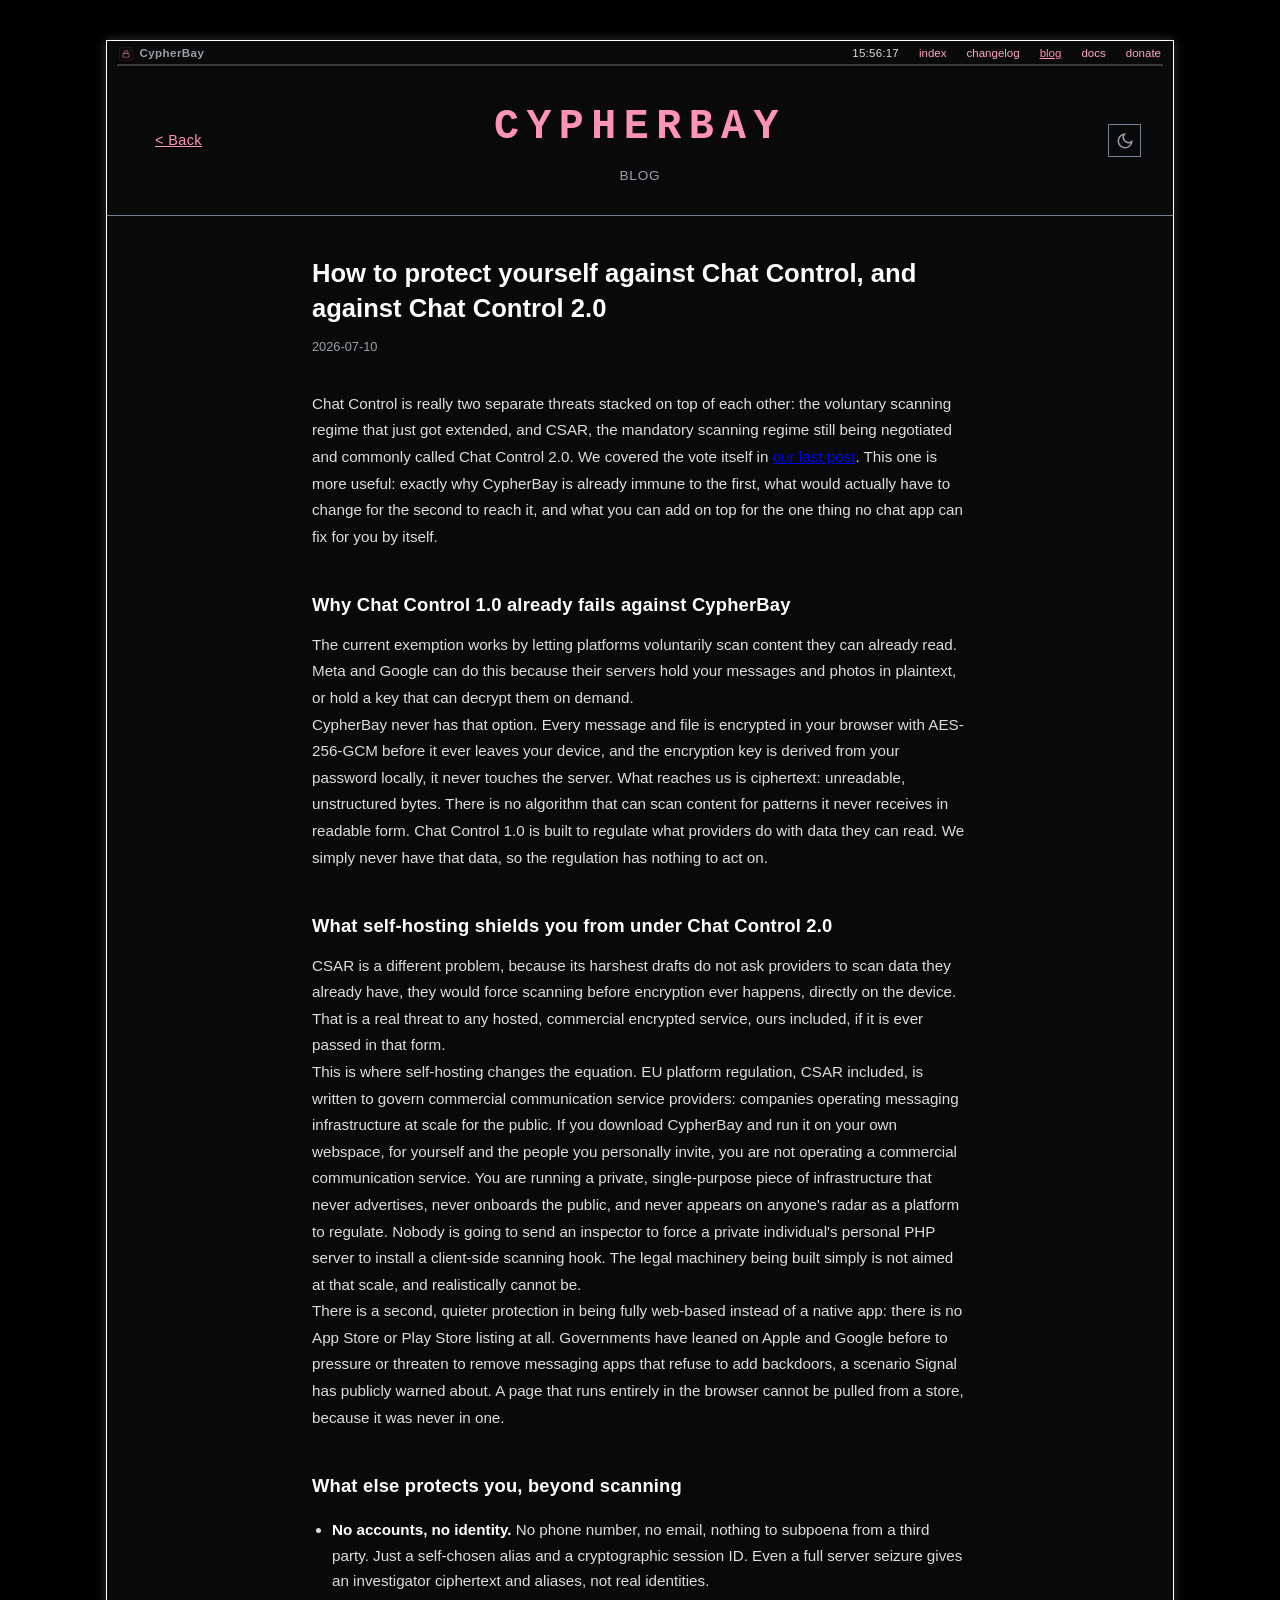
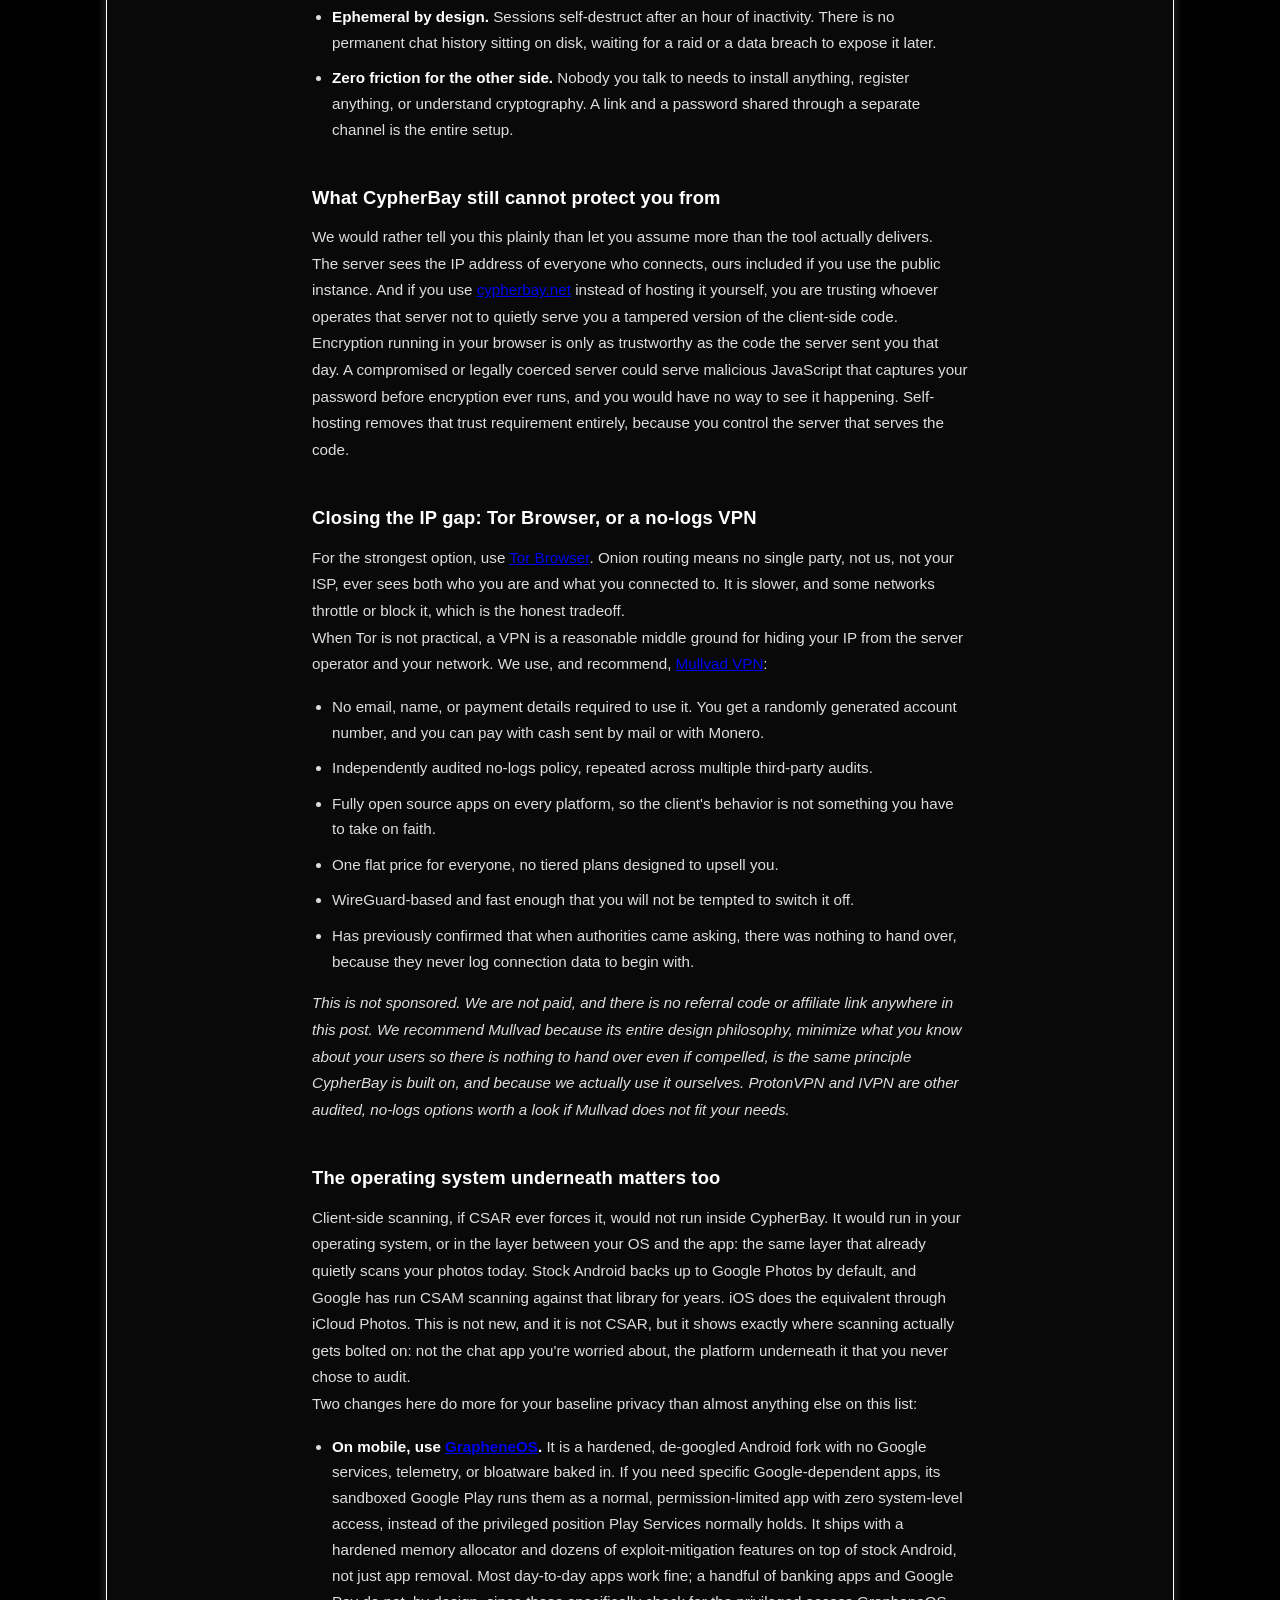
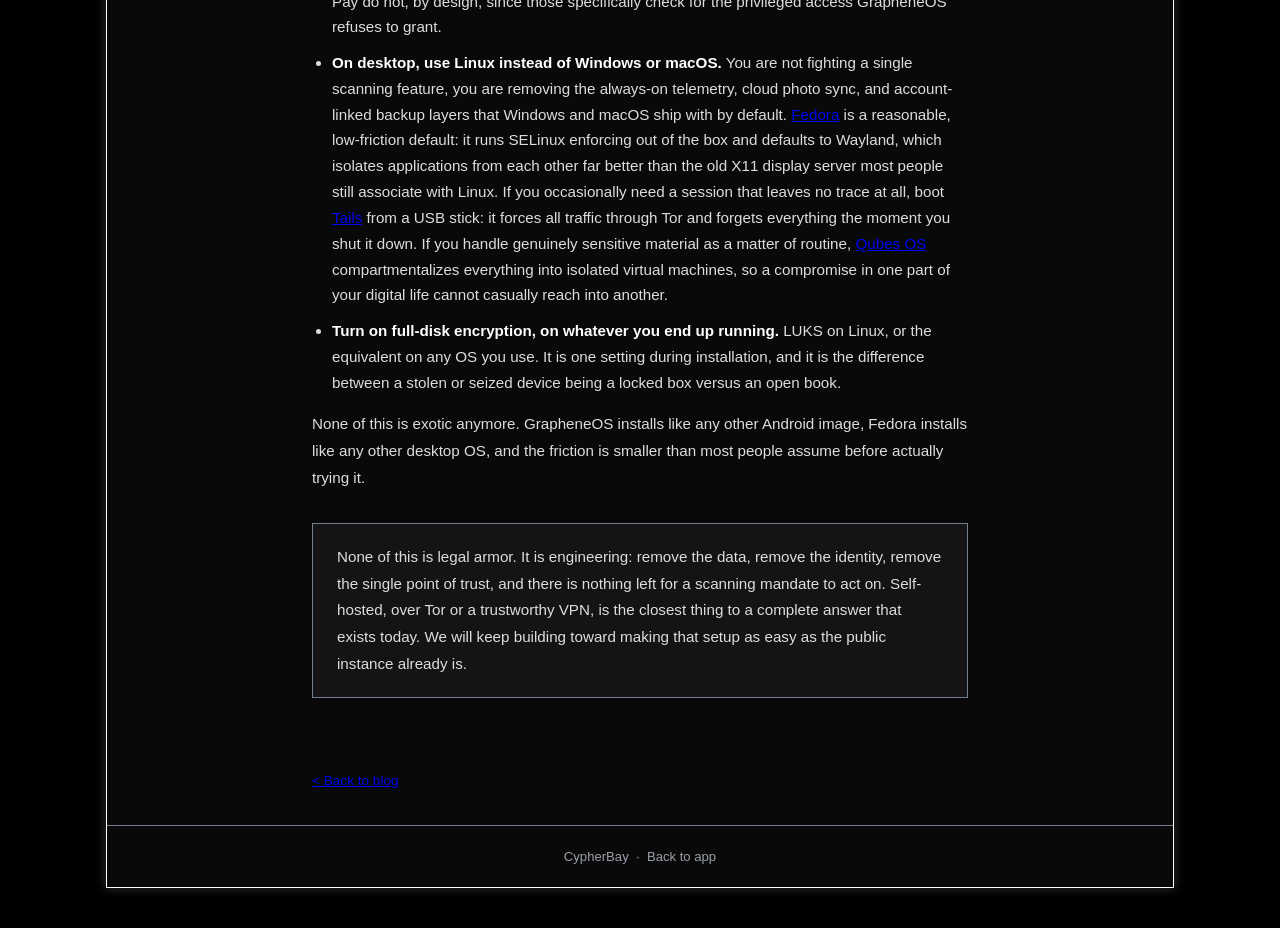
<file: blog-protect-against-chat-control.html>
<!DOCTYPE html>
<html lang="en" data-theme="dark">
<head>
    <meta charset="UTF-8">
    <meta name="viewport" content="width=device-width, initial-scale=1.0">
    <title>How to protect yourself against Chat Control · CypherBay Blog</title>
    <meta name="description" content="Why CypherBay is already immune to Chat Control 1.0, what self-hosting shields you from under Chat Control 2.0 (CSAR), and how to close the IP gap with Tor Browser or a no-logs VPN.">
    <meta name="author" content="CypherBay">
    <meta name="robots" content="index, follow">
    <link rel="canonical" href="https://cypherbay.net/blog-protect-against-chat-control.html">

    <meta property="og:type" content="article">
    <meta property="og:url" content="https://cypherbay.net/blog-protect-against-chat-control.html">
    <meta property="og:title" content="How to protect yourself against Chat Control, and Chat Control 2.0">
    <meta property="og:description" content="Why CypherBay is already immune to voluntary scanning, what self-hosting shields you from under CSAR, and how to harden the rest of your setup: Tor, a no-logs VPN, GrapheneOS, and Linux.">
    <meta property="og:site_name" content="CypherBay">
    <meta property="og:image" content="https://cypherbay.net/img/og-image.png">
    <meta property="og:image:width" content="1200">
    <meta property="og:image:height" content="630">

    <meta name="twitter:card" content="summary_large_image">
    <meta name="twitter:title" content="How to protect yourself against Chat Control, and Chat Control 2.0">
    <meta name="twitter:description" content="Why CypherBay is already immune to voluntary scanning, what self-hosting shields you from under CSAR, and how to harden the rest of your setup: Tor, a no-logs VPN, GrapheneOS, and Linux.">
    <meta name="twitter:image" content="https://cypherbay.net/img/og-image.png">

    <link rel="icon" type="image/png" sizes="32x32" href="img/favicon-32.png">
    <link rel="icon" type="image/png" sizes="16x16" href="img/favicon-16.png">
    <link rel="apple-touch-icon" sizes="180x180" href="img/apple-touch-icon.png">

    <meta http-equiv="Content-Security-Policy" content="default-src 'self'; script-src 'self'; style-src 'self'; img-src 'self' blob: data:; media-src 'self' blob:; connect-src 'self'; frame-ancestors 'none'; form-action 'self'; base-uri 'self'; object-src 'none';">
    <meta name="referrer" content="no-referrer">
    <link rel="stylesheet" href="css/style.css">
    <link rel="stylesheet" href="css/article.css">

    <script type="application/ld+json">
    {
        "@context": "https://schema.org",
        "@graph": [
            {
                "@type": "Organization",
                "@id": "https://cypherbay.net/#organization",
                "name": "CypherBay",
                "url": "https://cypherbay.net/",
                "logo": {
                    "@type": "ImageObject",
                    "url": "https://cypherbay.net/img/logo-full.png"
                }
            },
            {
                "@type": "BlogPosting",
                "mainEntityOfPage": {
                    "@type": "WebPage",
                    "@id": "https://cypherbay.net/blog-protect-against-chat-control.html"
                },
                "headline": "How to protect yourself against Chat Control, and against Chat Control 2.0",
                "description": "Why CypherBay is already immune to Chat Control 1.0, what self-hosting shields you from under Chat Control 2.0 (CSAR), and how to close the IP gap with Tor Browser or a no-logs VPN.",
                "image": "https://cypherbay.net/img/og-image.png",
                "datePublished": "2026-07-10",
                "dateModified": "2026-07-10",
                "author": { "@id": "https://cypherbay.net/#organization" },
                "publisher": { "@id": "https://cypherbay.net/#organization" }
            },
            {
                "@type": "BreadcrumbList",
                "itemListElement": [
                    { "@type": "ListItem", "position": 1, "name": "CypherBay", "item": "https://cypherbay.net/" },
                    { "@type": "ListItem", "position": 2, "name": "Blog", "item": "https://cypherbay.net/blog.html" },
                    { "@type": "ListItem", "position": 3, "name": "How to protect yourself against Chat Control", "item": "https://cypherbay.net/blog-protect-against-chat-control.html" }
                ]
            }
        ]
    }
    </script>
</head>
<body>
    <div id="app">
        <div class="page active">
            <div class="terminal-wrapper">
            <div class="terminal">
            <div class="topbar">
                <span class="topbar-brand"><img src="img/logo-icon.png" alt="" class="brand-icon">CypherBay</span>
                <div class="topbar-right">
                    <span class="topbar-clock">00:00:00</span>
                    <nav class="topbar-nav">
                        <a href="/">index</a>
                        <a href="/changelog.html">changelog</a>
                        <a href="/blog.html" class="active">blog</a>
                        <a href="/docs.html">docs</a>
                        <a href="/donate.html">donate</a>
                    </nav>
                </div>
            </div>
            <header>
                <div class="header-content">
                    <div class="header-left">
                        <a href="/blog.html" class="btn-back btn-back--static">&lt; Back</a>
                    </div>
                    <div class="header-center">
                        <h1>CypherBay</h1>
                        <p class="tagline">Blog</p>
                    </div>
                    <div class="header-right">
                        <button id="theme-toggle" class="btn-theme" title="Toggle theme"></button>
                    </div>
                </div>
            </header>

            <main class="article-content">
                <article>
                    <div class="article-meta">
                        <h1>How to protect yourself against Chat Control, and against Chat Control 2.0</h1>
                        <span class="article-date">2026-07-10</span>
                    </div>

                    <div class="article-body">
                    <p>Chat Control is really two separate threats stacked on top of each other: the voluntary scanning regime that just got extended, and CSAR, the mandatory scanning regime still being negotiated and commonly called Chat Control 2.0. We covered the vote itself in <a href="/blog-eu-chat-control-vote.html">our last post</a>. This one is more useful: exactly why CypherBay is already immune to the first, what would actually have to change for the second to reach it, and what you can add on top for the one thing no chat app can fix for you by itself.</p>

                    <h2>Why Chat Control 1.0 already fails against CypherBay</h2>
                    <p>The current exemption works by letting platforms voluntarily scan content they can already read. Meta and Google can do this because their servers hold your messages and photos in plaintext, or hold a key that can decrypt them on demand.</p>
                    <p>CypherBay never has that option. Every message and file is encrypted in your browser with AES-256-GCM before it ever leaves your device, and the encryption key is derived from your password locally, it never touches the server. What reaches us is ciphertext: unreadable, unstructured bytes. There is no algorithm that can scan content for patterns it never receives in readable form. Chat Control 1.0 is built to regulate what providers do with data they can read. We simply never have that data, so the regulation has nothing to act on.</p>

                    <h2>What self-hosting shields you from under Chat Control 2.0</h2>
                    <p>CSAR is a different problem, because its harshest drafts do not ask providers to scan data they already have, they would force scanning before encryption ever happens, directly on the device. That is a real threat to any hosted, commercial encrypted service, ours included, if it is ever passed in that form.</p>
                    <p>This is where self-hosting changes the equation. EU platform regulation, CSAR included, is written to govern commercial communication service providers: companies operating messaging infrastructure at scale for the public. If you download CypherBay and run it on your own webspace, for yourself and the people you personally invite, you are not operating a commercial communication service. You are running a private, single-purpose piece of infrastructure that never advertises, never onboards the public, and never appears on anyone's radar as a platform to regulate. Nobody is going to send an inspector to force a private individual's personal PHP server to install a client-side scanning hook. The legal machinery being built simply is not aimed at that scale, and realistically cannot be.</p>
                    <p>There is a second, quieter protection in being fully web-based instead of a native app: there is no App Store or Play Store listing at all. Governments have leaned on Apple and Google before to pressure or threaten to remove messaging apps that refuse to add backdoors, a scenario Signal has publicly warned about. A page that runs entirely in the browser cannot be pulled from a store, because it was never in one.</p>

                    <h2>What else protects you, beyond scanning</h2>
                    <ul>
                        <li><strong>No accounts, no identity.</strong> No phone number, no email, nothing to subpoena from a third party. Just a self-chosen alias and a cryptographic session ID. Even a full server seizure gives an investigator ciphertext and aliases, not real identities.</li>
                        <li><strong>Ephemeral by design.</strong> Sessions self-destruct after an hour of inactivity. There is no permanent chat history sitting on disk, waiting for a raid or a data breach to expose it later.</li>
                        <li><strong>Zero friction for the other side.</strong> Nobody you talk to needs to install anything, register anything, or understand cryptography. A link and a password shared through a separate channel is the entire setup.</li>
                    </ul>

                    <h2>What CypherBay still cannot protect you from</h2>
                    <p>We would rather tell you this plainly than let you assume more than the tool actually delivers.</p>
                    <p>The server sees the IP address of everyone who connects, ours included if you use the public instance. And if you use <a href="https://cypherbay.net" target="_blank" rel="noopener">cypherbay.net</a> instead of hosting it yourself, you are trusting whoever operates that server not to quietly serve you a tampered version of the client-side code. Encryption running in your browser is only as trustworthy as the code the server sent you that day. A compromised or legally coerced server could serve malicious JavaScript that captures your password before encryption ever runs, and you would have no way to see it happening. Self-hosting removes that trust requirement entirely, because you control the server that serves the code.</p>

                    <h2>Closing the IP gap: Tor Browser, or a no-logs VPN</h2>
                    <p>For the strongest option, use <a href="https://www.torproject.org/" target="_blank" rel="noopener">Tor Browser</a>. Onion routing means no single party, not us, not your ISP, ever sees both who you are and what you connected to. It is slower, and some networks throttle or block it, which is the honest tradeoff.</p>
                    <p>When Tor is not practical, a VPN is a reasonable middle ground for hiding your IP from the server operator and your network. We use, and recommend, <a href="https://mullvad.net" target="_blank" rel="noopener">Mullvad VPN</a>:</p>
                    <ul>
                        <li>No email, name, or payment details required to use it. You get a randomly generated account number, and you can pay with cash sent by mail or with Monero.</li>
                        <li>Independently audited no-logs policy, repeated across multiple third-party audits.</li>
                        <li>Fully open source apps on every platform, so the client's behavior is not something you have to take on faith.</li>
                        <li>One flat price for everyone, no tiered plans designed to upsell you.</li>
                        <li>WireGuard-based and fast enough that you will not be tempted to switch it off.</li>
                        <li>Has previously confirmed that when authorities came asking, there was nothing to hand over, because they never log connection data to begin with.</li>
                    </ul>
                    <p class="disclosure">This is not sponsored. We are not paid, and there is no referral code or affiliate link anywhere in this post. We recommend Mullvad because its entire design philosophy, minimize what you know about your users so there is nothing to hand over even if compelled, is the same principle CypherBay is built on, and because we actually use it ourselves. ProtonVPN and IVPN are other audited, no-logs options worth a look if Mullvad does not fit your needs.</p>

                    <h2>The operating system underneath matters too</h2>
                    <p>Client-side scanning, if CSAR ever forces it, would not run inside CypherBay. It would run in your operating system, or in the layer between your OS and the app: the same layer that already quietly scans your photos today. Stock Android backs up to Google Photos by default, and Google has run CSAM scanning against that library for years. iOS does the equivalent through iCloud Photos. This is not new, and it is not CSAR, but it shows exactly where scanning actually gets bolted on: not the chat app you're worried about, the platform underneath it that you never chose to audit.</p>
                    <p>Two changes here do more for your baseline privacy than almost anything else on this list:</p>
                    <ul>
                        <li><strong>On mobile, use <a href="https://grapheneos.org/" target="_blank" rel="noopener">GrapheneOS</a>.</strong> It is a hardened, de-googled Android fork with no Google services, telemetry, or bloatware baked in. If you need specific Google-dependent apps, its sandboxed Google Play runs them as a normal, permission-limited app with zero system-level access, instead of the privileged position Play Services normally holds. It ships with a hardened memory allocator and dozens of exploit-mitigation features on top of stock Android, not just app removal. Most day-to-day apps work fine; a handful of banking apps and Google Pay do not, by design, since those specifically check for the privileged access GrapheneOS refuses to grant.</li>
                        <li><strong>On desktop, use Linux instead of Windows or macOS.</strong> You are not fighting a single scanning feature, you are removing the always-on telemetry, cloud photo sync, and account-linked backup layers that Windows and macOS ship with by default. <a href="https://fedoraproject.org/" target="_blank" rel="noopener">Fedora</a> is a reasonable, low-friction default: it runs SELinux enforcing out of the box and defaults to Wayland, which isolates applications from each other far better than the old X11 display server most people still associate with Linux. If you occasionally need a session that leaves no trace at all, boot <a href="https://tails.net/" target="_blank" rel="noopener">Tails</a> from a USB stick: it forces all traffic through Tor and forgets everything the moment you shut it down. If you handle genuinely sensitive material as a matter of routine, <a href="https://www.qubes-os.org/" target="_blank" rel="noopener">Qubes OS</a> compartmentalizes everything into isolated virtual machines, so a compromise in one part of your digital life cannot casually reach into another.</li>
                        <li><strong>Turn on full-disk encryption, on whatever you end up running.</strong> LUKS on Linux, or the equivalent on any OS you use. It is one setting during installation, and it is the difference between a stolen or seized device being a locked box versus an open book.</li>
                    </ul>
                    <p>None of this is exotic anymore. GrapheneOS installs like any other Android image, Fedora installs like any other desktop OS, and the friction is smaller than most people assume before actually trying it.</p>

                    <div class="note-box">
                        <p>None of this is legal armor. It is engineering: remove the data, remove the identity, remove the single point of trust, and there is nothing left for a scanning mandate to act on. Self-hosted, over Tor or a trustworthy VPN, is the closest thing to a complete answer that exists today. We will keep building toward making that setup as easy as the public instance already is.</p>
                    </div>

                    <a class="back-link" href="/blog.html">&lt; Back to blog</a>
                    </div>
                </article>
            </main>

            <footer>
                <p>CypherBay &nbsp;&middot;&nbsp; <a href="/">Back to app</a></p>
            </footer>
            </div>
            </div>
        </div>
    </div>

    <script src="js/theme.js"></script>
    <script src="js/clock.js"></script>
</body>
</html>
</file>
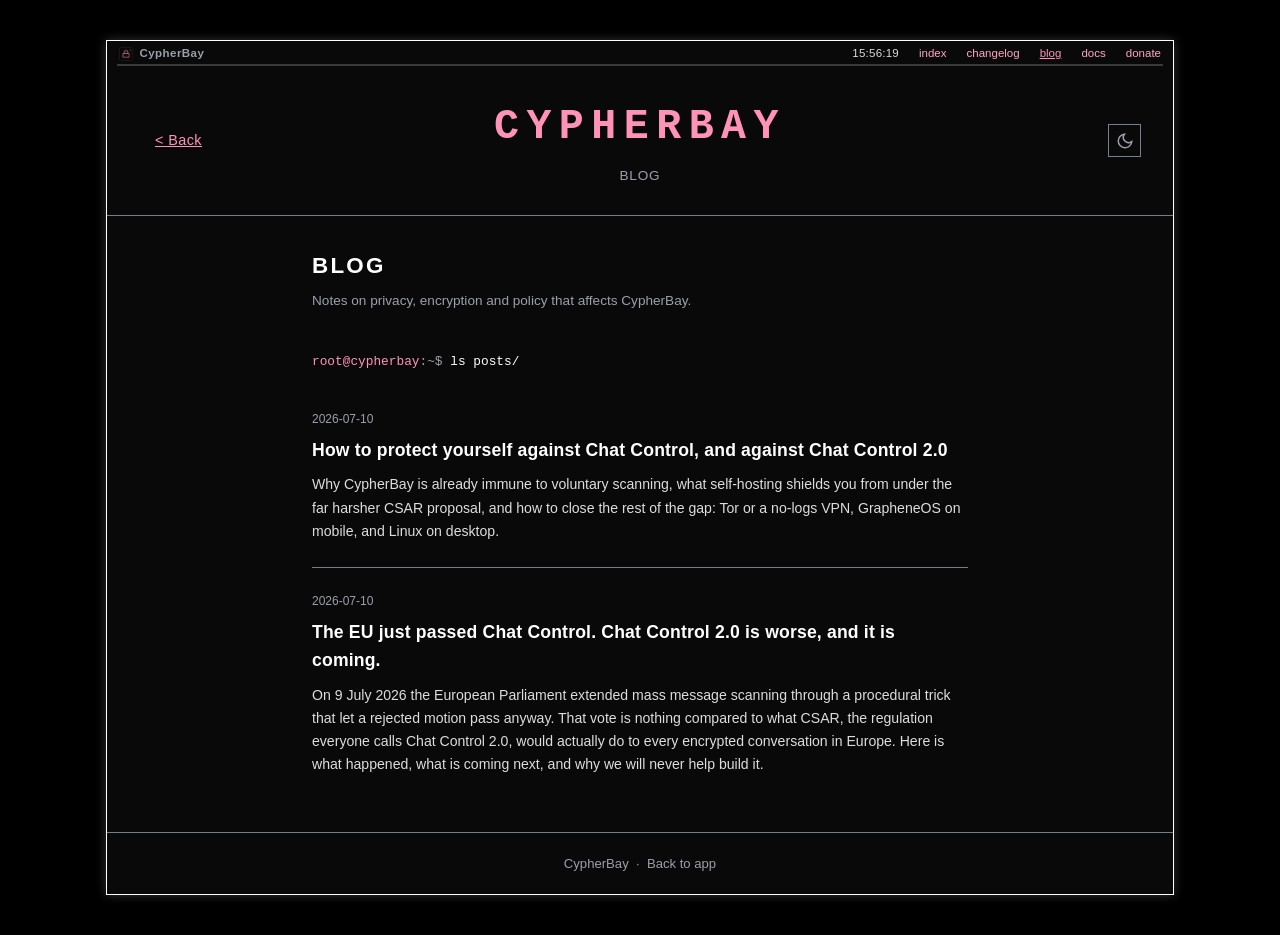
<file: blog.html>
<!DOCTYPE html>
<html lang="en" data-theme="dark">
<head>
    <meta charset="UTF-8">
    <meta name="viewport" content="width=device-width, initial-scale=1.0">
    <title>Blog · CypherBay</title>
    <meta name="description" content="Notes on privacy, encryption and policy that affects CypherBay.">
    <meta name="robots" content="index, follow">
    <link rel="canonical" href="https://cypherbay.net/blog.html">

    <meta property="og:type" content="website">
    <meta property="og:url" content="https://cypherbay.net/blog.html">
    <meta property="og:title" content="Blog · CypherBay">
    <meta property="og:description" content="Notes on privacy, encryption and policy that affects CypherBay.">
    <meta property="og:site_name" content="CypherBay">
    <meta property="og:image" content="https://cypherbay.net/img/og-image.png">
    <meta property="og:image:width" content="1200">
    <meta property="og:image:height" content="630">

    <meta name="twitter:card" content="summary_large_image">
    <meta name="twitter:title" content="Blog · CypherBay">
    <meta name="twitter:description" content="Notes on privacy, encryption and policy that affects CypherBay.">
    <meta name="twitter:image" content="https://cypherbay.net/img/og-image.png">

    <link rel="icon" type="image/png" sizes="32x32" href="img/favicon-32.png">
    <link rel="icon" type="image/png" sizes="16x16" href="img/favicon-16.png">
    <link rel="apple-touch-icon" sizes="180x180" href="img/apple-touch-icon.png">

    <meta http-equiv="Content-Security-Policy" content="default-src 'self'; script-src 'self'; style-src 'self'; img-src 'self' blob: data:; media-src 'self' blob:; connect-src 'self'; frame-ancestors 'none'; form-action 'self'; base-uri 'self'; object-src 'none';">
    <meta name="referrer" content="no-referrer">
    <link rel="stylesheet" href="css/style.css">
    <link rel="stylesheet" href="css/blog.css">

    <script type="application/ld+json">
    {
        "@context": "https://schema.org",
        "@graph": [
            {
                "@type": "Blog",
                "@id": "https://cypherbay.net/blog.html",
                "name": "CypherBay Blog",
                "url": "https://cypherbay.net/blog.html",
                "description": "Notes on privacy, encryption and policy that affects CypherBay.",
                "publisher": {
                    "@type": "Organization",
                    "name": "CypherBay",
                    "url": "https://cypherbay.net/",
                    "logo": { "@type": "ImageObject", "url": "https://cypherbay.net/img/logo-full.png" }
                },
                "blogPost": [
                    {
                        "@type": "BlogPosting",
                        "headline": "How to protect yourself against Chat Control, and against Chat Control 2.0",
                        "url": "https://cypherbay.net/blog-protect-against-chat-control.html",
                        "datePublished": "2026-07-10"
                    },
                    {
                        "@type": "BlogPosting",
                        "headline": "The EU just passed Chat Control. Chat Control 2.0 is worse, and it is coming.",
                        "url": "https://cypherbay.net/blog-eu-chat-control-vote.html",
                        "datePublished": "2026-07-10"
                    }
                ]
            },
            {
                "@type": "BreadcrumbList",
                "itemListElement": [
                    { "@type": "ListItem", "position": 1, "name": "CypherBay", "item": "https://cypherbay.net/" },
                    { "@type": "ListItem", "position": 2, "name": "Blog", "item": "https://cypherbay.net/blog.html" }
                ]
            }
        ]
    }
    </script>
</head>
<body>
    <div id="app">
        <div class="page active">
            <div class="terminal-wrapper">
            <div class="terminal">
            <div class="topbar">
                <span class="topbar-brand"><img src="img/logo-icon.png" alt="" class="brand-icon">CypherBay</span>
                <div class="topbar-right">
                    <span class="topbar-clock">00:00:00</span>
                    <nav class="topbar-nav">
                        <a href="/">index</a>
                        <a href="/changelog.html">changelog</a>
                        <a href="/blog.html" class="active">blog</a>
                        <a href="/docs.html">docs</a>
                        <a href="/donate.html">donate</a>
                    </nav>
                </div>
            </div>
            <header>
                <div class="header-content">
                    <div class="header-left">
                        <a href="/" class="btn-back btn-back--static">&lt; Back</a>
                    </div>
                    <div class="header-center">
                        <h1>CypherBay</h1>
                        <p class="tagline">Blog</p>
                    </div>
                    <div class="header-right">
                        <button id="theme-toggle" class="btn-theme" title="Toggle theme"></button>
                    </div>
                </div>
            </header>

            <main class="blog-content">
                <div class="blog-header">
                    <h2>Blog</h2>
                    <p>Notes on privacy, encryption and policy that affects CypherBay.</p>
                </div>

                <p class="prompt-line"><span class="prompt-user">root@cypherbay</span>:~$ <span class="prompt-cmd">ls posts/</span></p>

                <div class="post-list">
                    <article class="post-preview">
                        <div class="post-date">2026-07-10</div>
                        <h3><a href="/blog-protect-against-chat-control.html">How to protect yourself against Chat Control, and against Chat Control 2.0</a></h3>
                        <p class="post-excerpt">Why CypherBay is already immune to voluntary scanning, what self-hosting shields you from under the far harsher CSAR proposal, and how to close the rest of the gap: Tor or a no-logs VPN, GrapheneOS on mobile, and Linux on desktop.</p>
                    </article>
                    <article class="post-preview">
                        <div class="post-date">2026-07-10</div>
                        <h3><a href="/blog-eu-chat-control-vote.html">The EU just passed Chat Control. Chat Control 2.0 is worse, and it is coming.</a></h3>
                        <p class="post-excerpt">On 9 July 2026 the European Parliament extended mass message scanning through a procedural trick that let a rejected motion pass anyway. That vote is nothing compared to what CSAR, the regulation everyone calls Chat Control 2.0, would actually do to every encrypted conversation in Europe. Here is what happened, what is coming next, and why we will never help build it.</p>
                    </article>
                </div>
            </main>

            <footer>
                <p>CypherBay &nbsp;&middot;&nbsp; <a href="/">Back to app</a></p>
            </footer>
            </div>
            </div>
        </div>
    </div>

    <script src="js/theme.js"></script>
    <script src="js/clock.js"></script>
</body>
</html>
</file>
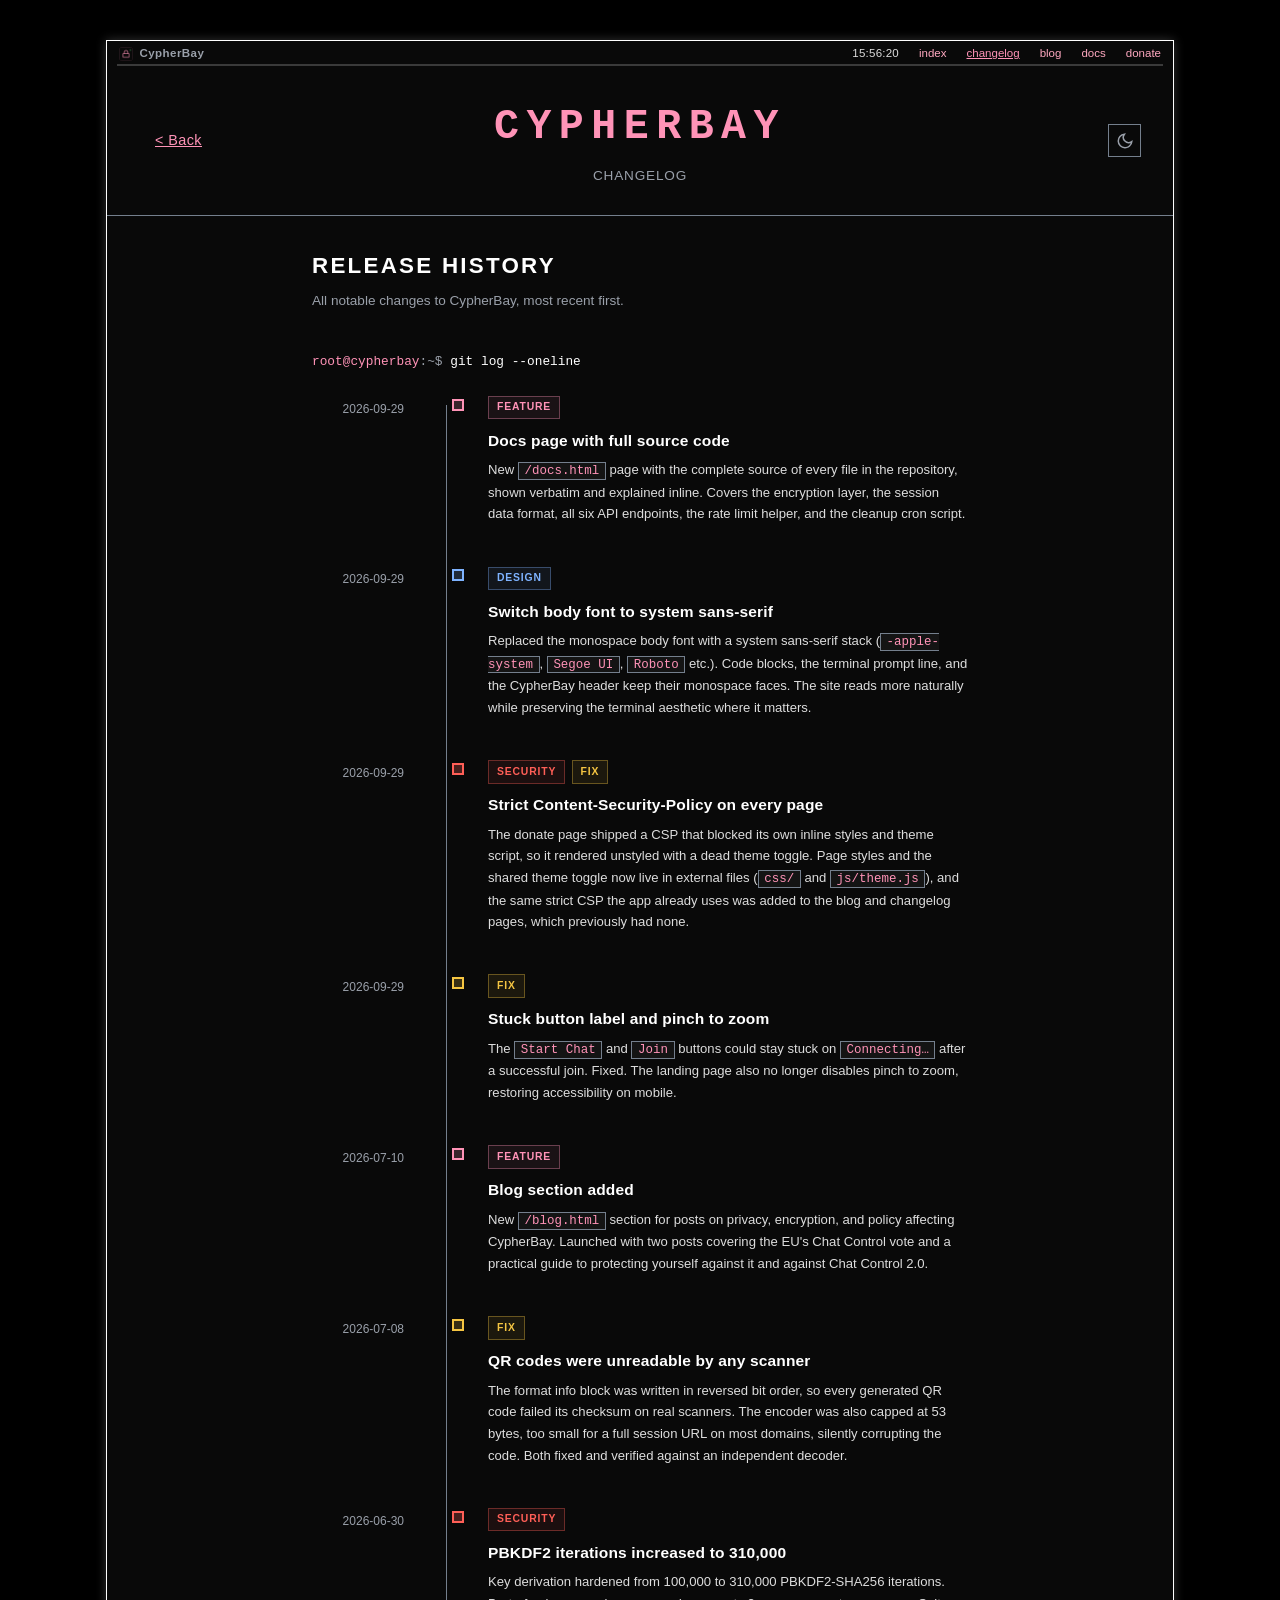
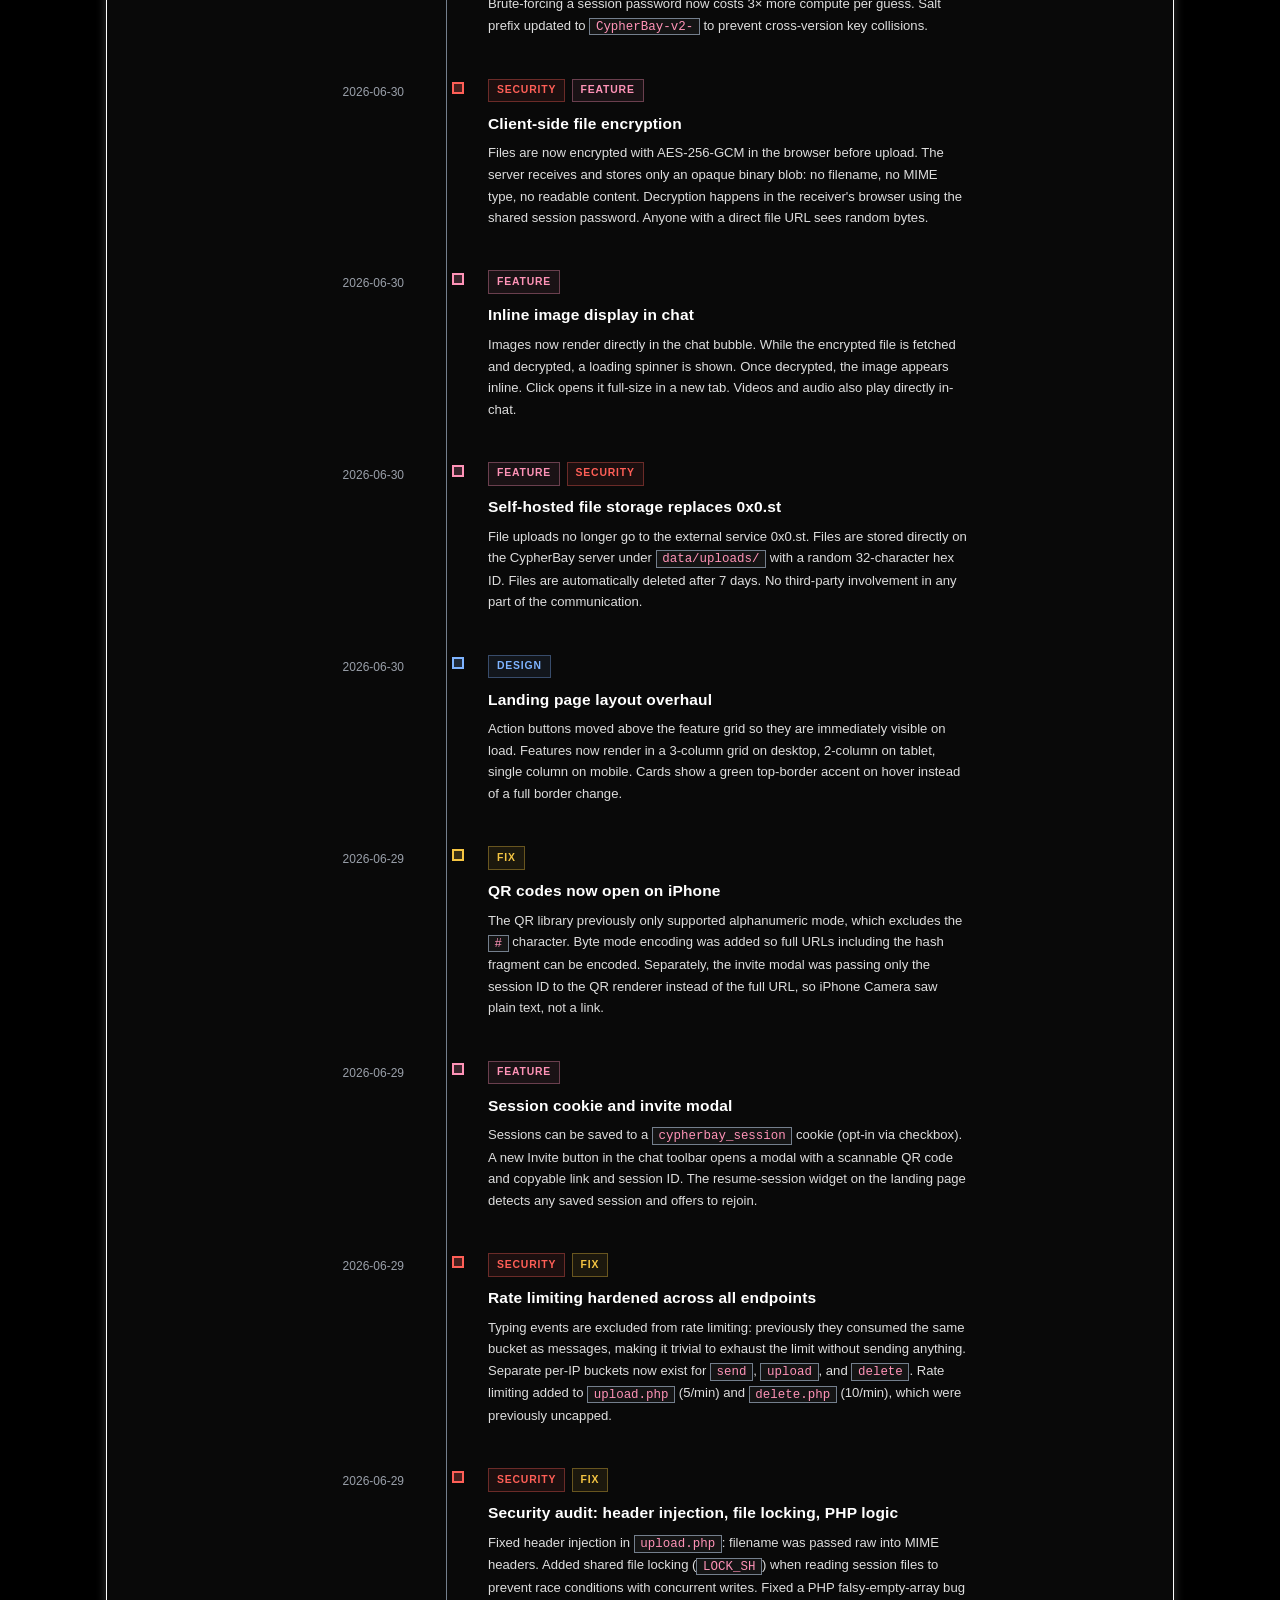
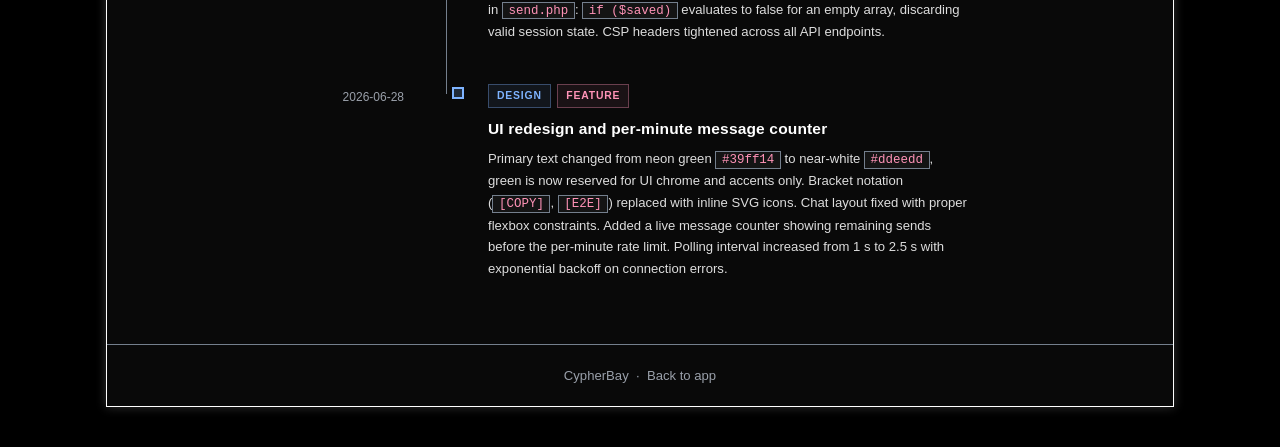
<file: changelog.html>
<!DOCTYPE html>
<html lang="en" data-theme="dark">
<head>
    <meta charset="UTF-8">
    <meta name="viewport" content="width=device-width, initial-scale=1.0">
    <title>Changelog · CypherBay</title>
    <meta name="description" content="Release history and changelog for CypherBay, the anonymous end-to-end encrypted web chat.">
    <meta name="robots" content="noindex">
    <link rel="canonical" href="https://cypherbay.net/changelog.html">

    <meta property="og:type" content="website">
    <meta property="og:url" content="https://cypherbay.net/changelog.html">
    <meta property="og:title" content="Changelog · CypherBay">
    <meta property="og:description" content="Release history for CypherBay: security fixes, features and design changes.">
    <meta property="og:site_name" content="CypherBay">
    <meta property="og:image" content="https://cypherbay.net/img/og-image.png">
    <meta property="og:image:width" content="1200">
    <meta property="og:image:height" content="630">
    <meta property="og:image:alt" content="CypherBay: anonymous end-to-end encrypted chat">

    <meta name="twitter:card" content="summary_large_image">
    <meta name="twitter:title" content="Changelog · CypherBay">
    <meta name="twitter:description" content="Release history for CypherBay: security fixes, features and design changes.">
    <meta name="twitter:image" content="https://cypherbay.net/img/og-image.png">
    <meta name="twitter:image:alt" content="CypherBay: anonymous end-to-end encrypted chat">

    <link rel="icon" type="image/png" sizes="32x32" href="img/favicon-32.png">
    <link rel="icon" type="image/png" sizes="16x16" href="img/favicon-16.png">
    <link rel="apple-touch-icon" sizes="180x180" href="img/apple-touch-icon.png">

    <meta http-equiv="Content-Security-Policy" content="default-src 'self'; script-src 'self'; style-src 'self'; img-src 'self' blob: data:; media-src 'self' blob:; connect-src 'self'; frame-ancestors 'none'; form-action 'self'; base-uri 'self'; object-src 'none';">
    <meta name="referrer" content="no-referrer">
    <link rel="stylesheet" href="css/style.css">
    <link rel="stylesheet" href="css/changelog.css">
</head>
<body>
    <div id="app">
        <div class="page active">
            <div class="terminal-wrapper">
            <div class="terminal">
            <div class="topbar">
                <span class="topbar-brand"><img src="img/logo-icon.png" alt="" class="brand-icon">CypherBay</span>
                <div class="topbar-right">
                    <span class="topbar-clock">00:00:00</span>
                    <nav class="topbar-nav">
                        <a href="/">index</a>
                        <a href="/changelog.html" class="active">changelog</a>
                        <a href="/blog.html">blog</a>
                        <a href="/docs.html">docs</a>
                        <a href="/donate.html">donate</a>
                    </nav>
                </div>
            </div>
            <header>
                <div class="header-content">
                    <div class="header-left">
                        <a href="/" class="btn-back btn-back--static">&lt; Back</a>
                    </div>
                    <div class="header-center">
                        <h1>CypherBay</h1>
                        <p class="tagline">Changelog</p>
                    </div>
                    <div class="header-right">
                        <button id="theme-toggle" class="btn-theme" title="Toggle theme"></button>
                    </div>
                </div>
            </header>

            <main class="changelog-content">
                <div class="changelog-header">
                    <h2>Release History</h2>
                    <p>All notable changes to CypherBay, most recent first.</p>
                </div>

                <p class="prompt-line"><span class="prompt-user">root@cypherbay</span>:~$ <span class="prompt-cmd">git log --oneline</span></p>
                <div class="changelog-entries">

                    <div class="entry" data-primary="feature">
                        <div class="entry-date">2026-09-29</div>
                        <div class="entry-right">
                            <div class="entry-tags">
                                <span class="tag tag-feature">Feature</span>
                            </div>
                            <div class="entry-title">Docs page with full source code</div>
                            <div class="entry-desc">
                                New <code>/docs.html</code> page with the complete source of every file in the repository,
                                shown verbatim and explained inline. Covers the encryption layer, the session data format,
                                all six API endpoints, the rate limit helper, and the cleanup cron script.
                            </div>
                        </div>
                    </div>

                    <div class="entry" data-primary="design">
                        <div class="entry-date">2026-09-29</div>
                        <div class="entry-right">
                            <div class="entry-tags">
                                <span class="tag tag-design">Design</span>
                            </div>
                            <div class="entry-title">Switch body font to system sans-serif</div>
                            <div class="entry-desc">
                                Replaced the monospace body font with a system sans-serif stack
                                (<code>-apple-system</code>, <code>Segoe UI</code>, <code>Roboto</code> etc.).
                                Code blocks, the terminal prompt line, and the CypherBay header keep their monospace faces.
                                The site reads more naturally while preserving the terminal aesthetic where it matters.
                            </div>
                        </div>
                    </div>

                    <div class="entry" data-primary="security">
                        <div class="entry-date">2026-09-29</div>
                        <div class="entry-right">
                            <div class="entry-tags">
                                <span class="tag tag-security">Security</span>
                                <span class="tag tag-fix">Fix</span>
                            </div>
                            <div class="entry-title">Strict Content-Security-Policy on every page</div>
                            <div class="entry-desc">
                                The donate page shipped a CSP that blocked its own inline styles and theme script, so it rendered
                                unstyled with a dead theme toggle. Page styles and the shared theme toggle now live in external files
                                (<code>css/</code> and <code>js/theme.js</code>), and the same strict CSP the app already uses was added
                                to the blog and changelog pages, which previously had none.
                            </div>
                        </div>
                    </div>

                    <div class="entry" data-primary="fix">
                        <div class="entry-date">2026-09-29</div>
                        <div class="entry-right">
                            <div class="entry-tags">
                                <span class="tag tag-fix">Fix</span>
                            </div>
                            <div class="entry-title">Stuck button label and pinch to zoom</div>
                            <div class="entry-desc">
                                The <code>Start Chat</code> and <code>Join</code> buttons could stay stuck on <code>Connecting…</code>
                                after a successful join. Fixed. The landing page also no longer disables pinch to zoom, restoring
                                accessibility on mobile.
                            </div>
                        </div>
                    </div>

                    <div class="entry" data-primary="feature">
                        <div class="entry-date">2026-07-10</div>
                        <div class="entry-right">
                            <div class="entry-tags">
                                <span class="tag tag-feature">Feature</span>
                            </div>
                            <div class="entry-title">Blog section added</div>
                            <div class="entry-desc">
                                New <code>/blog.html</code> section for posts on privacy, encryption, and policy affecting CypherBay.
                                Launched with two posts covering the EU's Chat Control vote and a practical guide to protecting yourself
                                against it and against Chat Control 2.0.
                            </div>
                        </div>
                    </div>

                    <div class="entry" data-primary="fix">
                        <div class="entry-date">2026-07-08</div>
                        <div class="entry-right">
                            <div class="entry-tags">
                                <span class="tag tag-fix">Fix</span>
                            </div>
                            <div class="entry-title">QR codes were unreadable by any scanner</div>
                            <div class="entry-desc">
                                The format info block was written in reversed bit order, so every generated QR code failed its checksum on real scanners.
                                The encoder was also capped at 53 bytes, too small for a full session URL on most domains, silently corrupting the code.
                                Both fixed and verified against an independent decoder.
                            </div>
                        </div>
                    </div>

                    <div class="entry" data-primary="security">
                        <div class="entry-date">2026-06-30</div>
                        <div class="entry-right">
                            <div class="entry-tags">
                                <span class="tag tag-security">Security</span>
                            </div>
                            <div class="entry-title">PBKDF2 iterations increased to 310,000</div>
                            <div class="entry-desc">
                                Key derivation hardened from 100,000 to 310,000 PBKDF2-SHA256 iterations.
                                Brute-forcing a session password now costs 3× more compute per guess.
                                Salt prefix updated to <code>CypherBay-v2-</code> to prevent cross-version key collisions.
                            </div>
                        </div>
                    </div>

                    <div class="entry" data-primary="security">
                        <div class="entry-date">2026-06-30</div>
                        <div class="entry-right">
                            <div class="entry-tags">
                                <span class="tag tag-security">Security</span>
                                <span class="tag tag-feature">Feature</span>
                            </div>
                            <div class="entry-title">Client-side file encryption</div>
                            <div class="entry-desc">
                                Files are now encrypted with AES-256-GCM in the browser before upload.
                                The server receives and stores only an opaque binary blob: no filename, no MIME type, no readable content.
                                Decryption happens in the receiver's browser using the shared session password.
                                Anyone with a direct file URL sees random bytes.
                            </div>
                        </div>
                    </div>

                    <div class="entry" data-primary="feature">
                        <div class="entry-date">2026-06-30</div>
                        <div class="entry-right">
                            <div class="entry-tags">
                                <span class="tag tag-feature">Feature</span>
                            </div>
                            <div class="entry-title">Inline image display in chat</div>
                            <div class="entry-desc">
                                Images now render directly in the chat bubble. While the encrypted file is fetched and decrypted,
                                a loading spinner is shown. Once decrypted, the image appears inline. Click opens it full-size in a new tab.
                                Videos and audio also play directly in-chat.
                            </div>
                        </div>
                    </div>

                    <div class="entry" data-primary="feature">
                        <div class="entry-date">2026-06-30</div>
                        <div class="entry-right">
                            <div class="entry-tags">
                                <span class="tag tag-feature">Feature</span>
                                <span class="tag tag-security">Security</span>
                            </div>
                            <div class="entry-title">Self-hosted file storage replaces 0x0.st</div>
                            <div class="entry-desc">
                                File uploads no longer go to the external service 0x0.st. Files are stored directly on the CypherBay server
                                under <code>data/uploads/</code> with a random 32-character hex ID.
                                Files are automatically deleted after 7 days. No third-party involvement in any part of the communication.
                            </div>
                        </div>
                    </div>

                    <div class="entry" data-primary="design">
                        <div class="entry-date">2026-06-30</div>
                        <div class="entry-right">
                            <div class="entry-tags">
                                <span class="tag tag-design">Design</span>
                            </div>
                            <div class="entry-title">Landing page layout overhaul</div>
                            <div class="entry-desc">
                                Action buttons moved above the feature grid so they are immediately visible on load.
                                Features now render in a 3-column grid on desktop, 2-column on tablet, single column on mobile.
                                Cards show a green top-border accent on hover instead of a full border change.
                            </div>
                        </div>
                    </div>

                    <div class="entry" data-primary="fix">
                        <div class="entry-date">2026-06-29</div>
                        <div class="entry-right">
                            <div class="entry-tags">
                                <span class="tag tag-fix">Fix</span>
                            </div>
                            <div class="entry-title">QR codes now open on iPhone</div>
                            <div class="entry-desc">
                                The QR library previously only supported alphanumeric mode, which excludes the <code>#</code> character.
                                Byte mode encoding was added so full URLs including the hash fragment can be encoded.
                                Separately, the invite modal was passing only the session ID to the QR renderer instead of the full URL,
                                so iPhone Camera saw plain text, not a link.
                            </div>
                        </div>
                    </div>

                    <div class="entry" data-primary="feature">
                        <div class="entry-date">2026-06-29</div>
                        <div class="entry-right">
                            <div class="entry-tags">
                                <span class="tag tag-feature">Feature</span>
                            </div>
                            <div class="entry-title">Session cookie and invite modal</div>
                            <div class="entry-desc">
                                Sessions can be saved to a <code>cypherbay_session</code> cookie (opt-in via checkbox).
                                A new Invite button in the chat toolbar opens a modal with a scannable QR code and copyable link and session ID.
                                The resume-session widget on the landing page detects any saved session and offers to rejoin.
                            </div>
                        </div>
                    </div>

                    <div class="entry" data-primary="security">
                        <div class="entry-date">2026-06-29</div>
                        <div class="entry-right">
                            <div class="entry-tags">
                                <span class="tag tag-security">Security</span>
                                <span class="tag tag-fix">Fix</span>
                            </div>
                            <div class="entry-title">Rate limiting hardened across all endpoints</div>
                            <div class="entry-desc">
                                Typing events are excluded from rate limiting: previously they consumed the same bucket as messages,
                                making it trivial to exhaust the limit without sending anything.
                                Separate per-IP buckets now exist for <code>send</code>, <code>upload</code>, and <code>delete</code>.
                                Rate limiting added to <code>upload.php</code> (5/min) and <code>delete.php</code> (10/min), which were previously uncapped.
                            </div>
                        </div>
                    </div>

                    <div class="entry" data-primary="security">
                        <div class="entry-date">2026-06-29</div>
                        <div class="entry-right">
                            <div class="entry-tags">
                                <span class="tag tag-security">Security</span>
                                <span class="tag tag-fix">Fix</span>
                            </div>
                            <div class="entry-title">Security audit: header injection, file locking, PHP logic</div>
                            <div class="entry-desc">
                                Fixed header injection in <code>upload.php</code>: filename was passed raw into MIME headers.
                                Added shared file locking (<code>LOCK_SH</code>) when reading session files to prevent race conditions with concurrent writes.
                                Fixed a PHP falsy-empty-array bug in <code>send.php</code>: <code>if ($saved)</code> evaluates to false for an empty array,
                                discarding valid session state.
                                CSP headers tightened across all API endpoints.
                            </div>
                        </div>
                    </div>

                    <div class="entry" data-primary="design">
                        <div class="entry-date">2026-06-28</div>
                        <div class="entry-right">
                            <div class="entry-tags">
                                <span class="tag tag-design">Design</span>
                                <span class="tag tag-feature">Feature</span>
                            </div>
                            <div class="entry-title">UI redesign and per-minute message counter</div>
                            <div class="entry-desc">
                                Primary text changed from neon green <code>#39ff14</code> to near-white <code>#ddeedd</code>, green is now reserved for UI chrome and accents only.
                                Bracket notation (<code>[COPY]</code>, <code>[E2E]</code>) replaced with inline SVG icons.
                                Chat layout fixed with proper flexbox constraints.
                                Added a live message counter showing remaining sends before the per-minute rate limit.
                                Polling interval increased from 1 s to 2.5 s with exponential backoff on connection errors.
                            </div>
                        </div>
                    </div>

                </div>
            </main>

            <footer>
                <p>CypherBay &nbsp;&middot;&nbsp; <a href="/">Back to app</a></p>
            </footer>
            </div>
            </div>
        </div>
    </div>

    <script src="js/theme.js"></script>
    <script src="js/clock.js"></script>
</body>
</html>
</file>
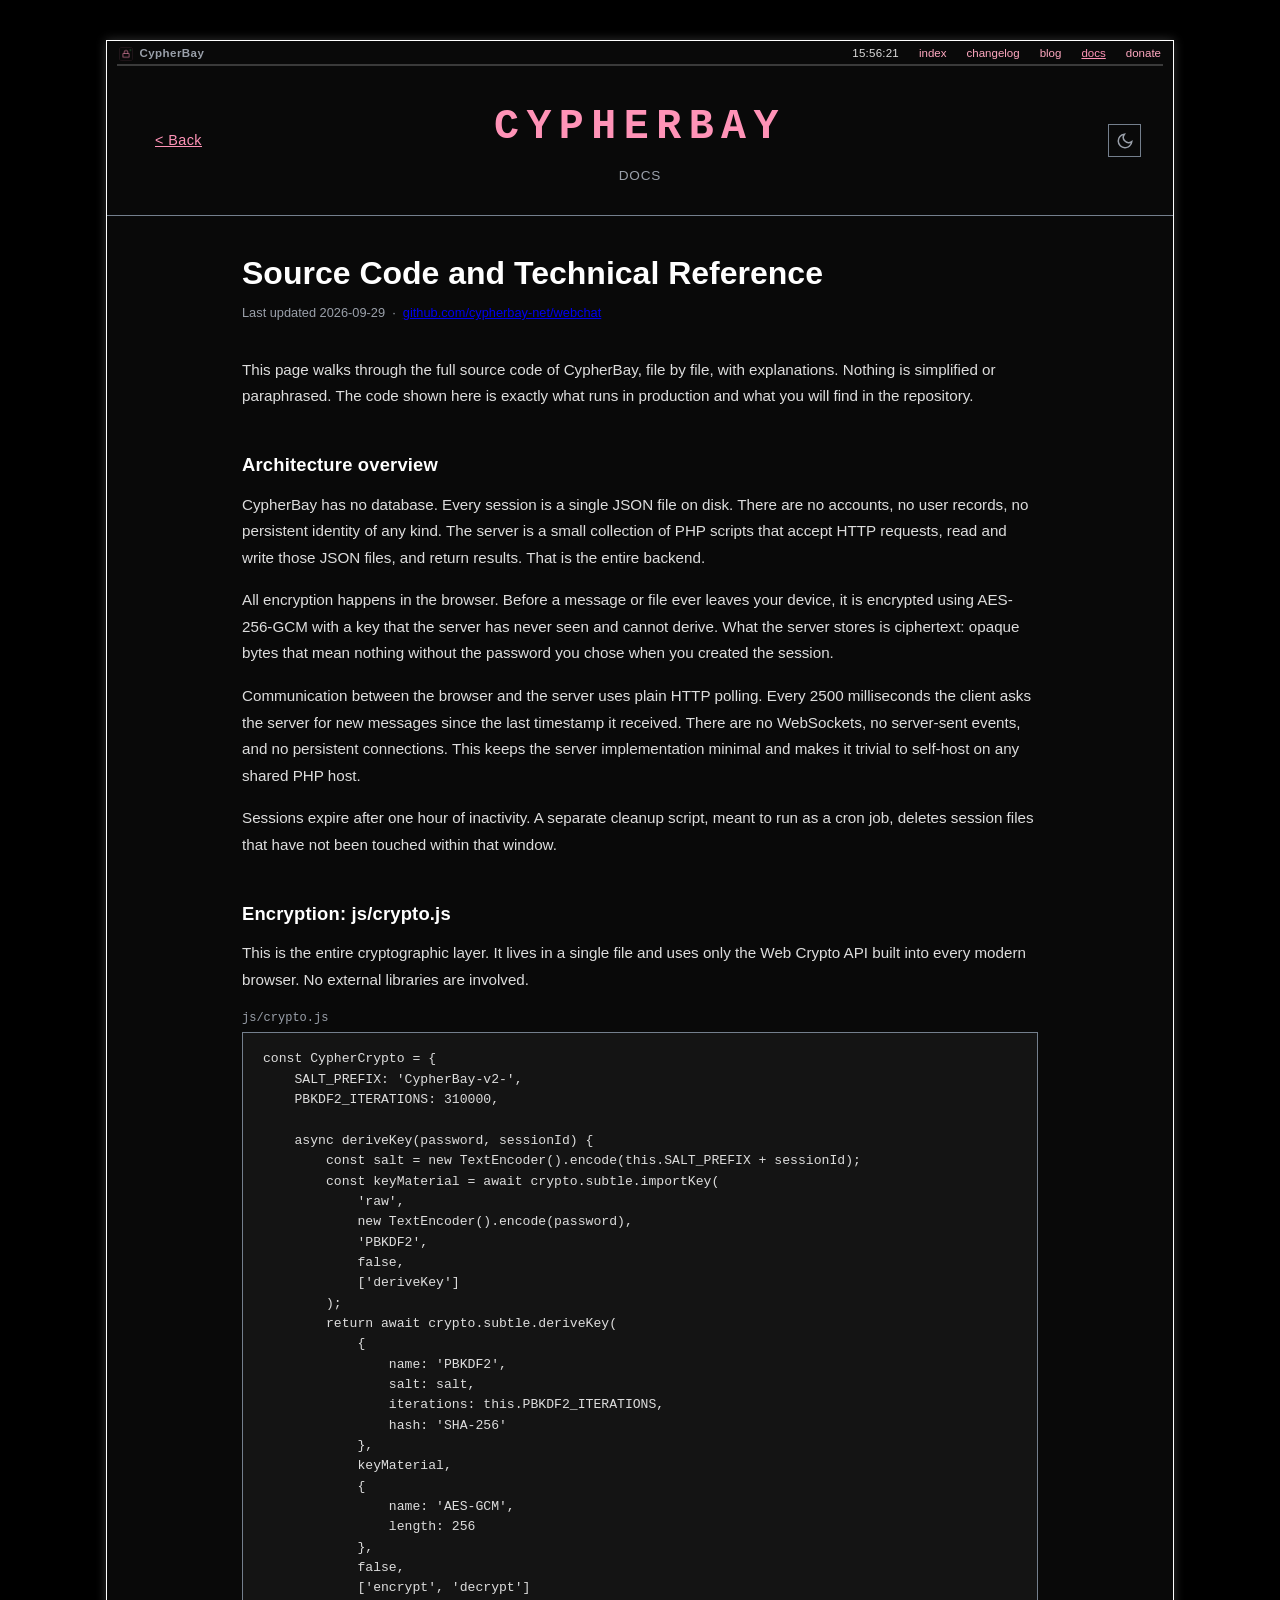
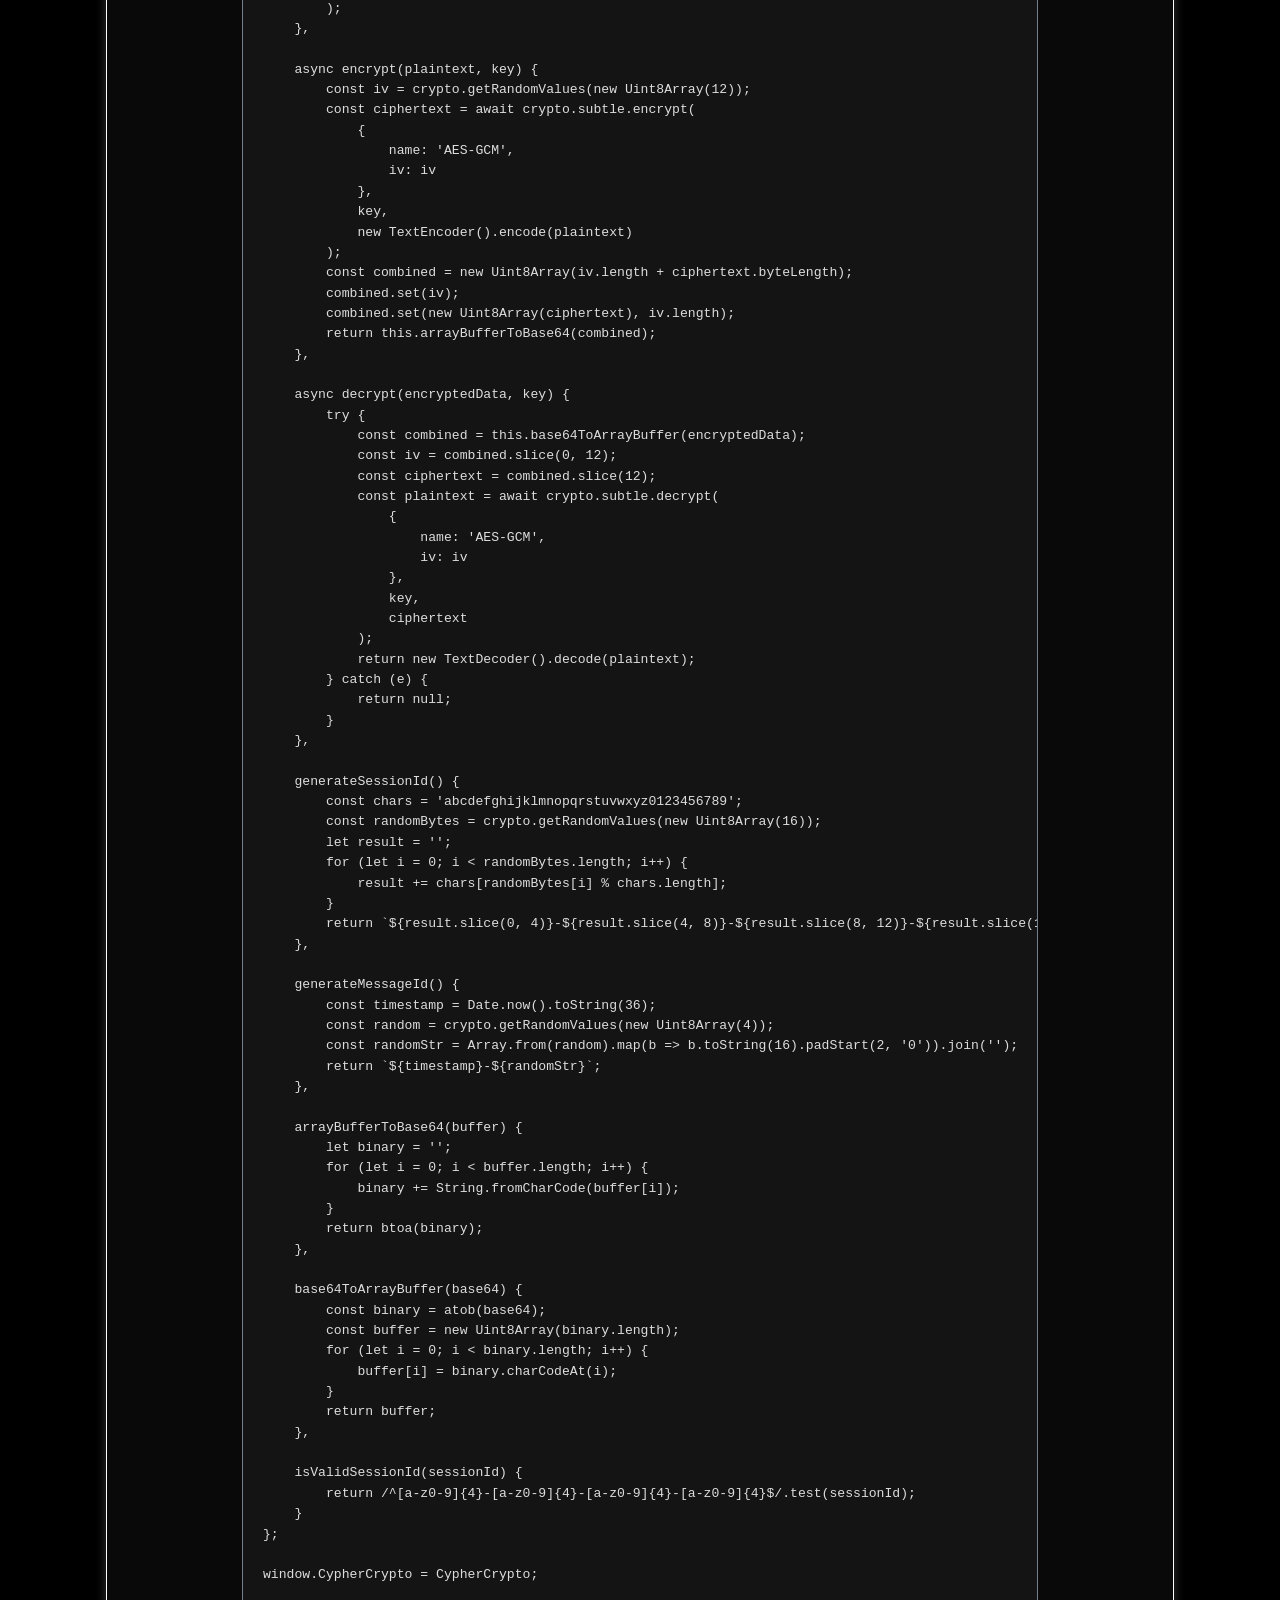
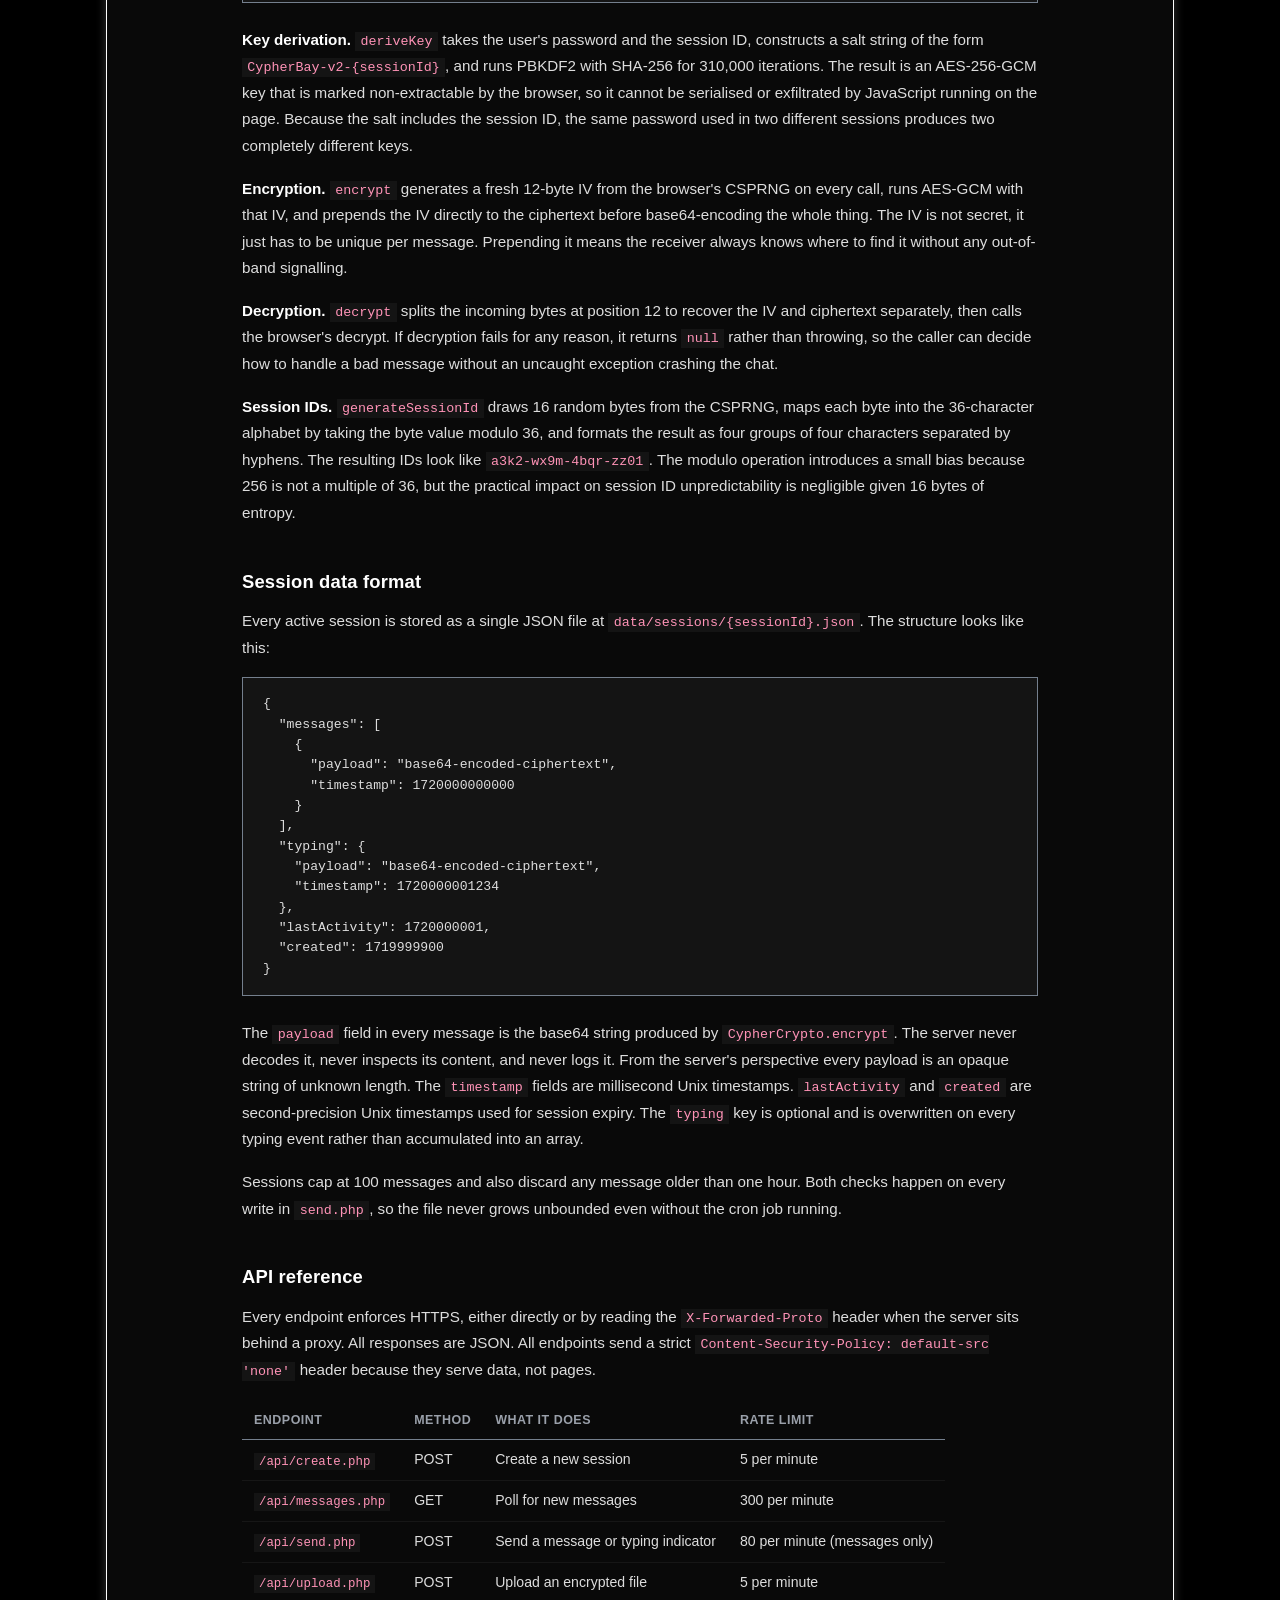
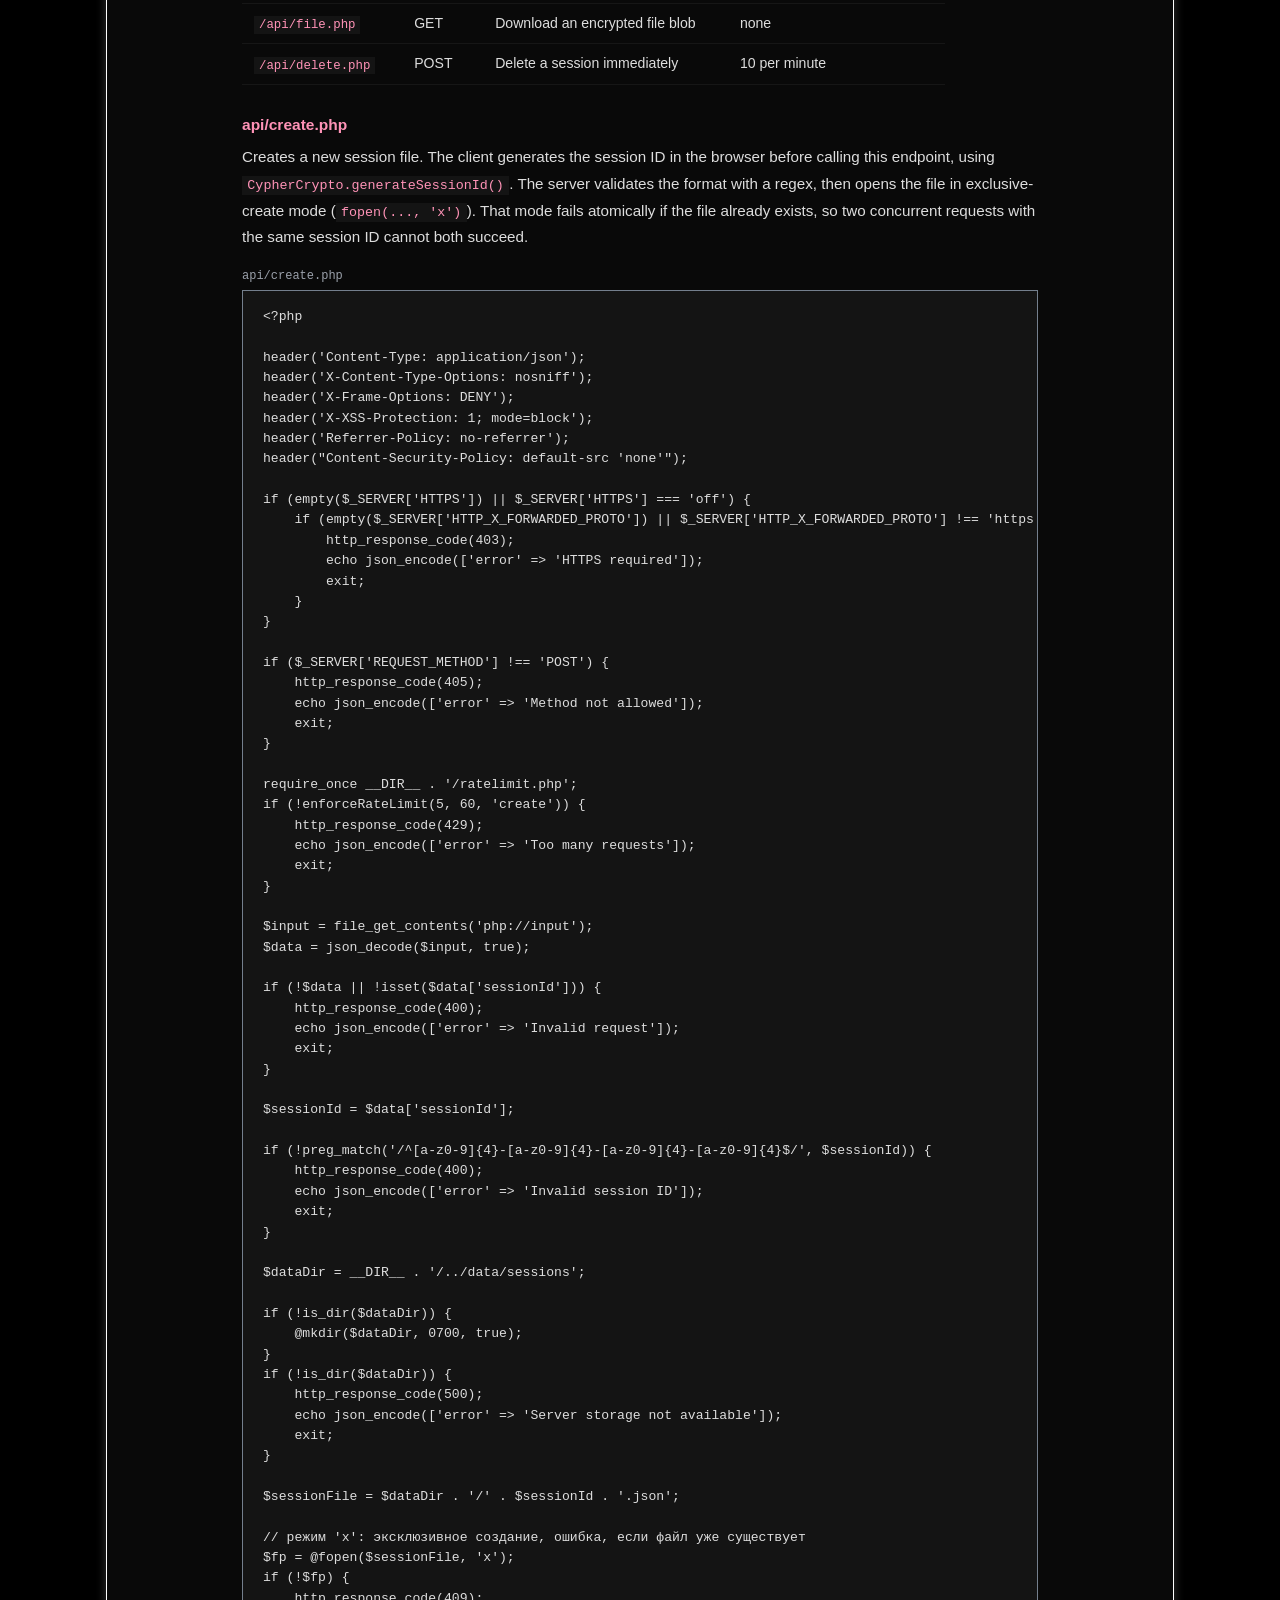
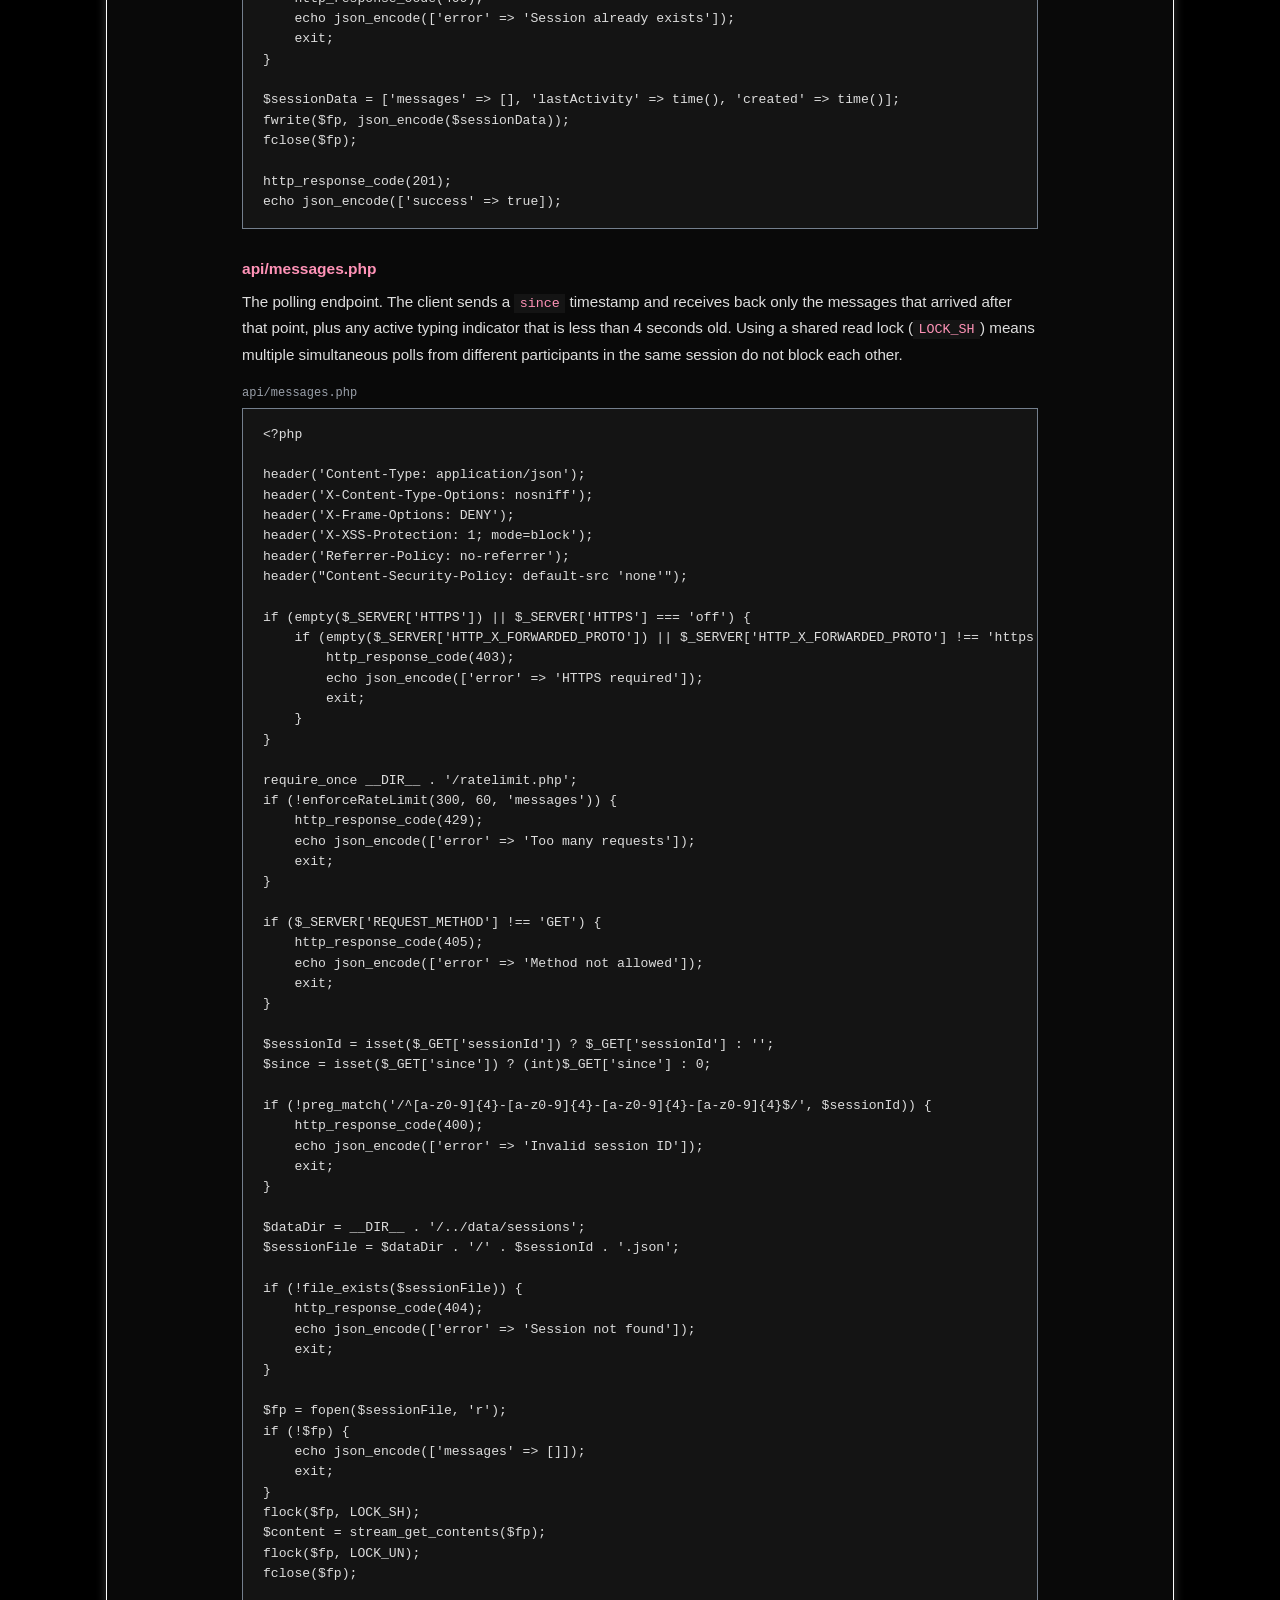
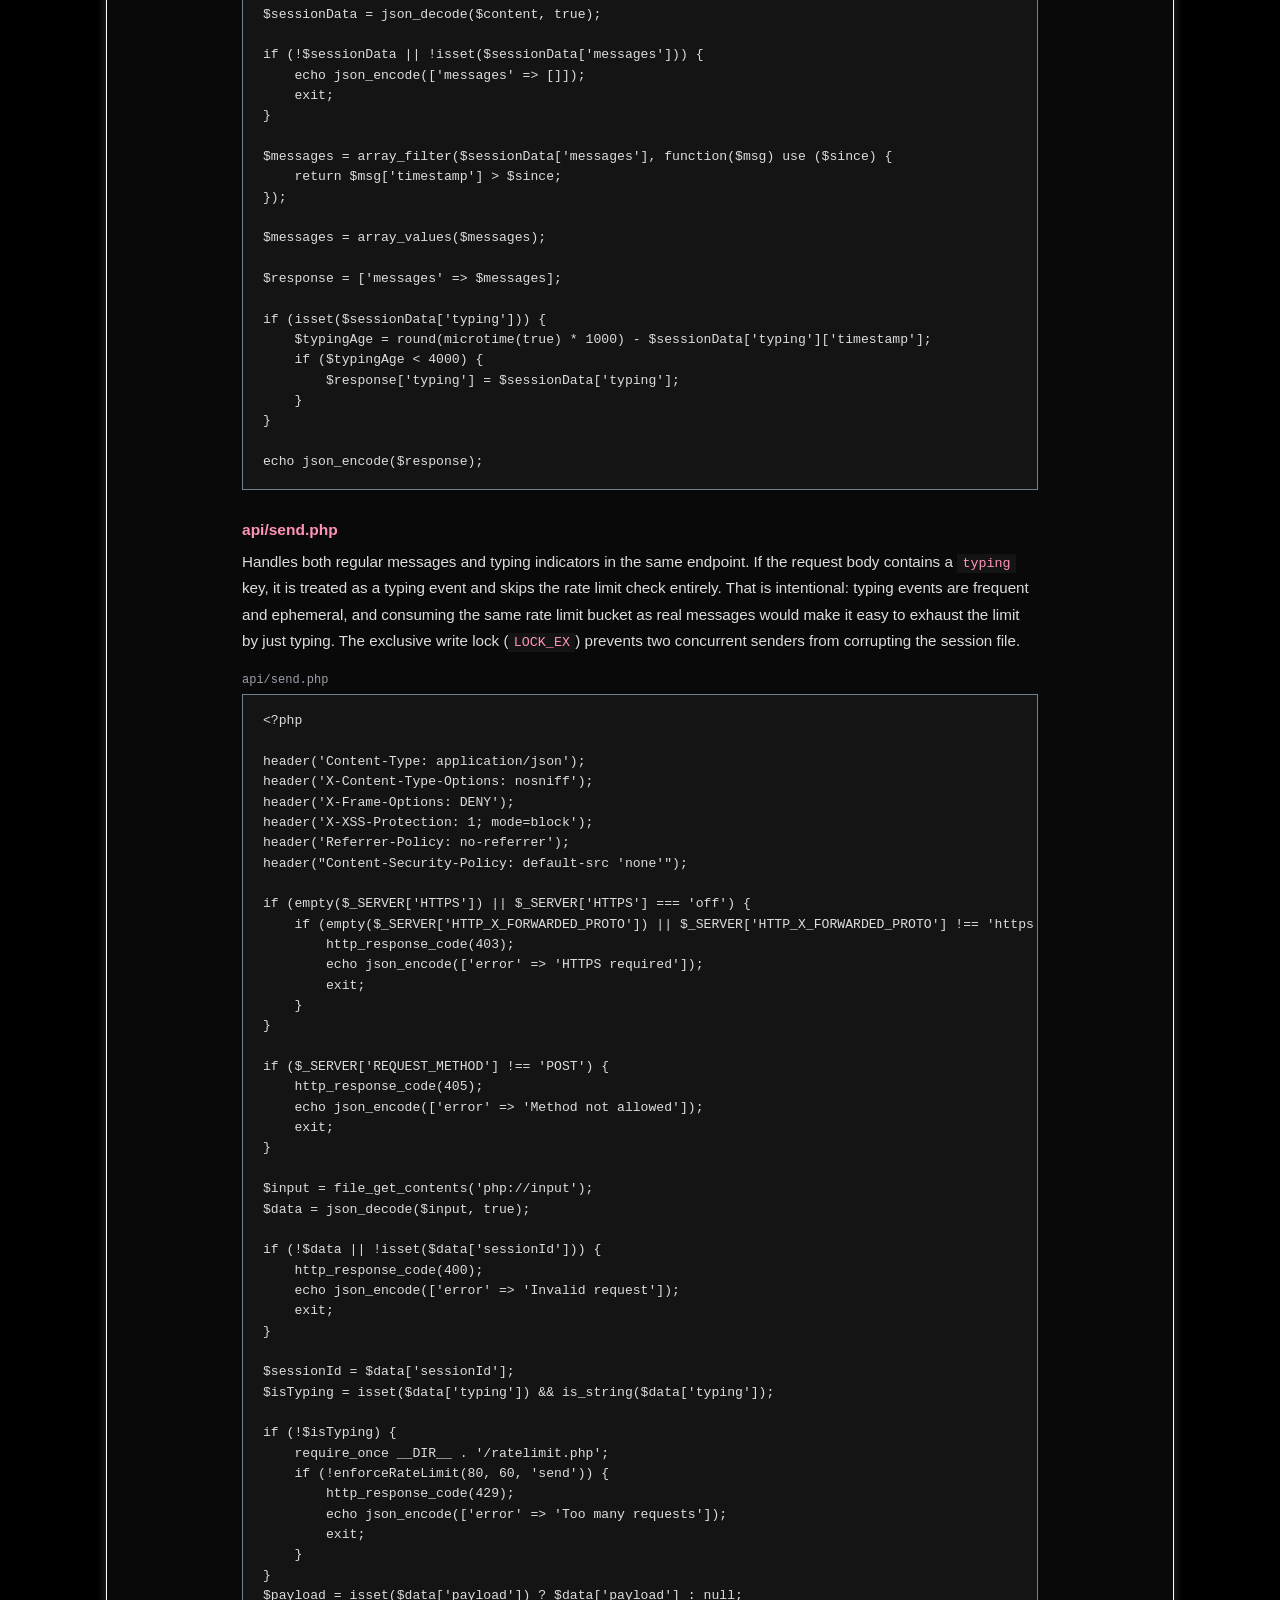
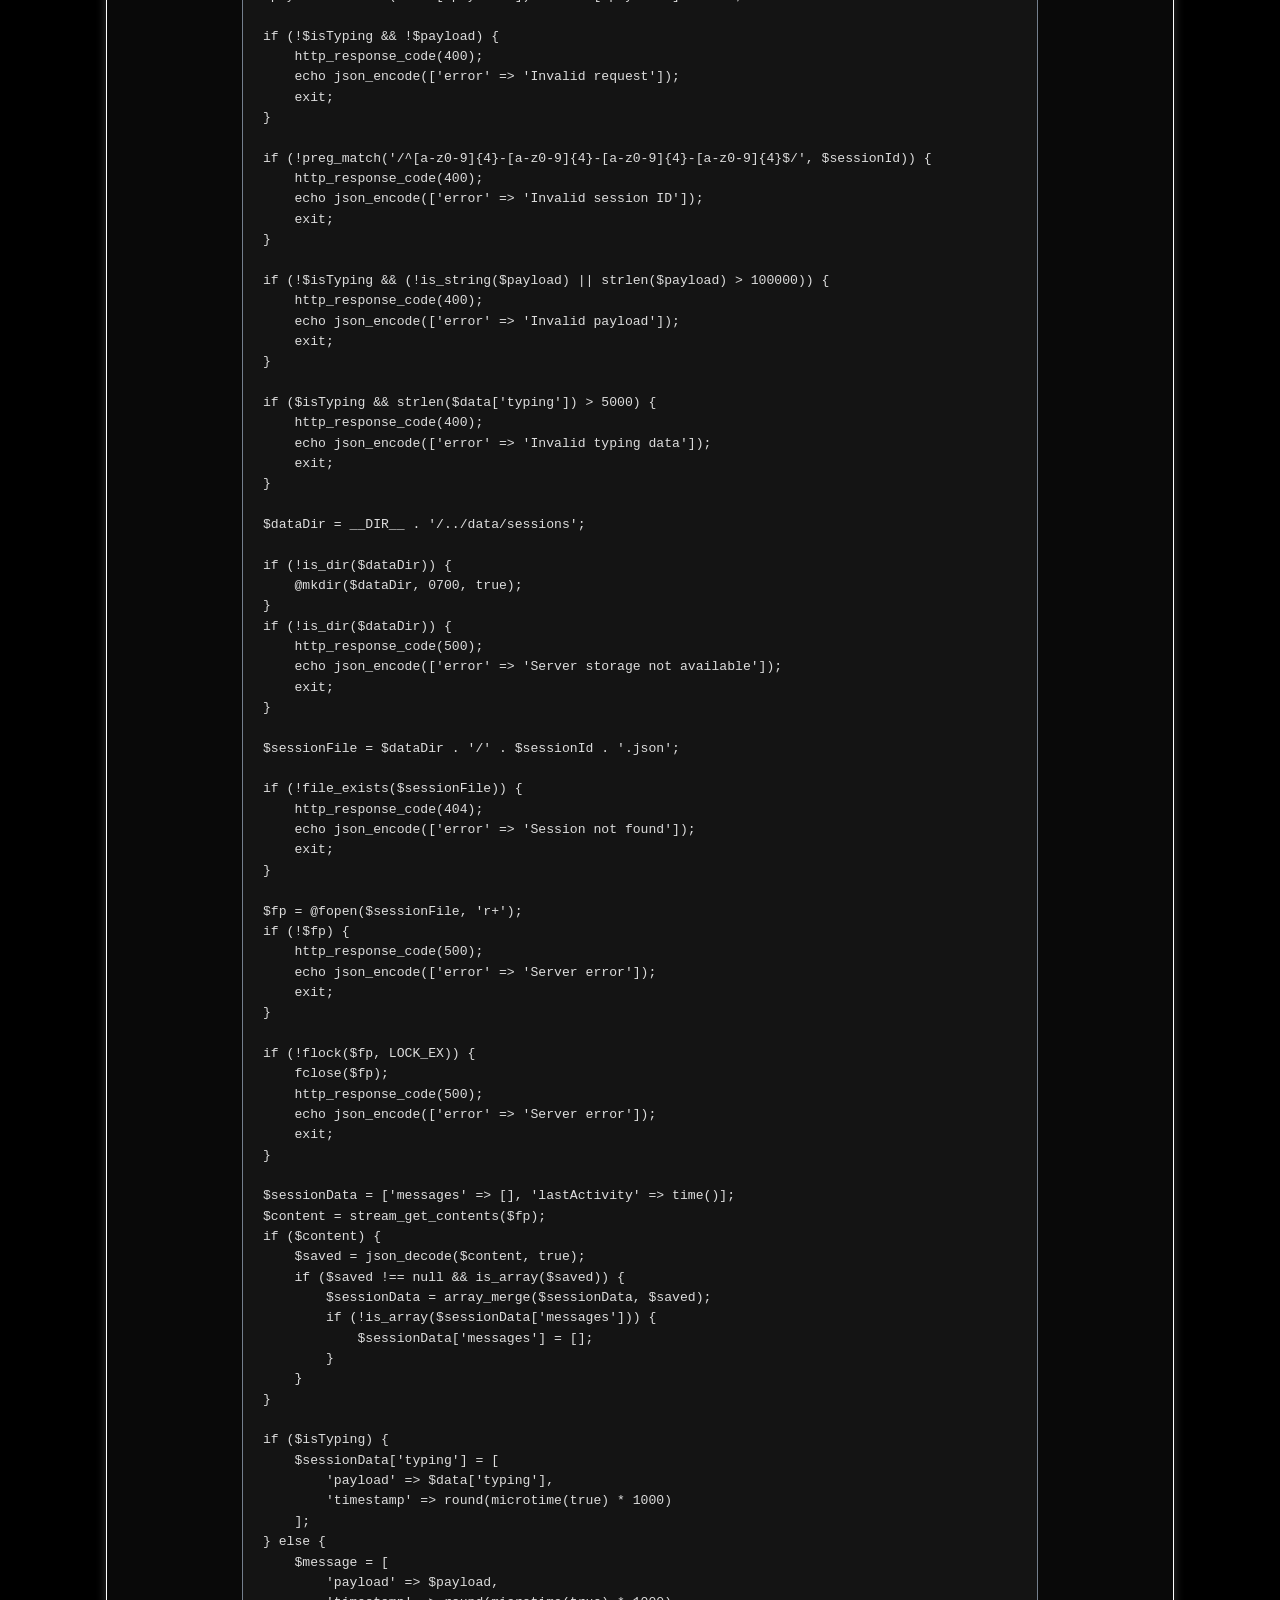
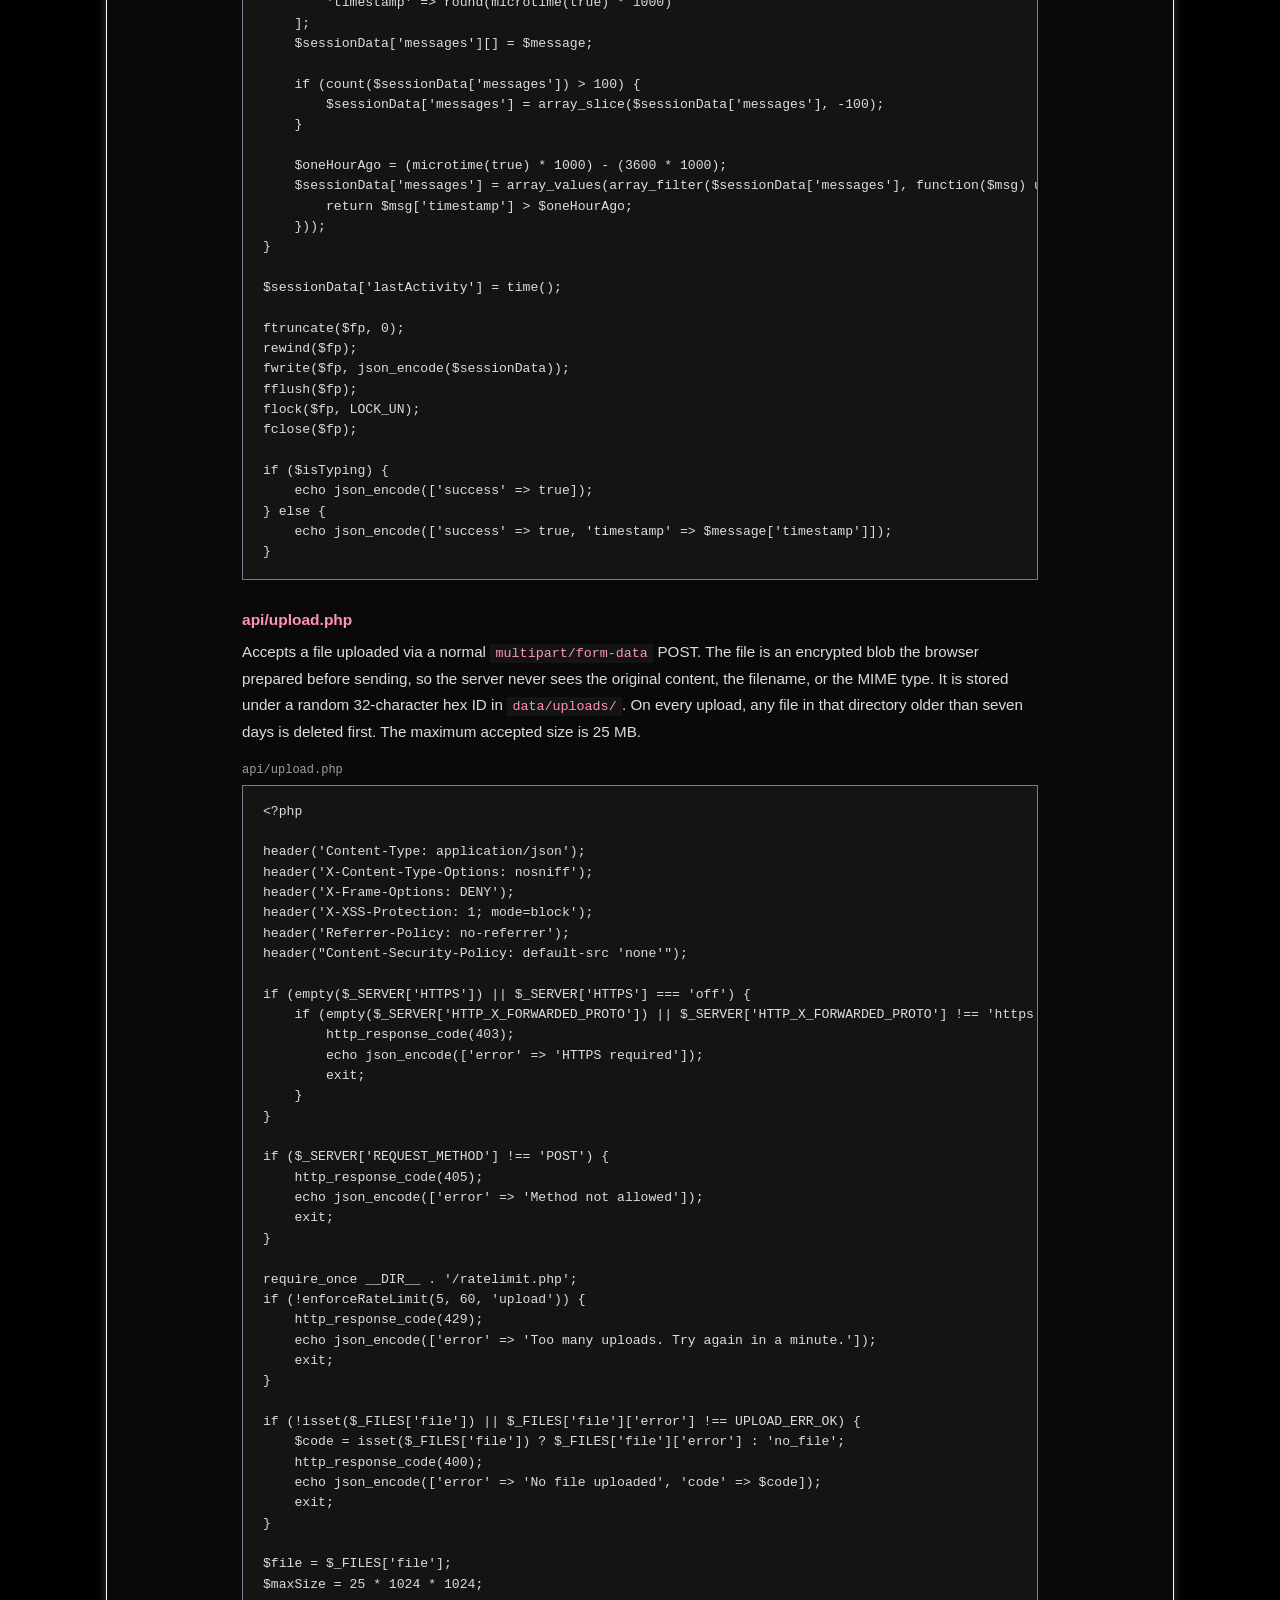
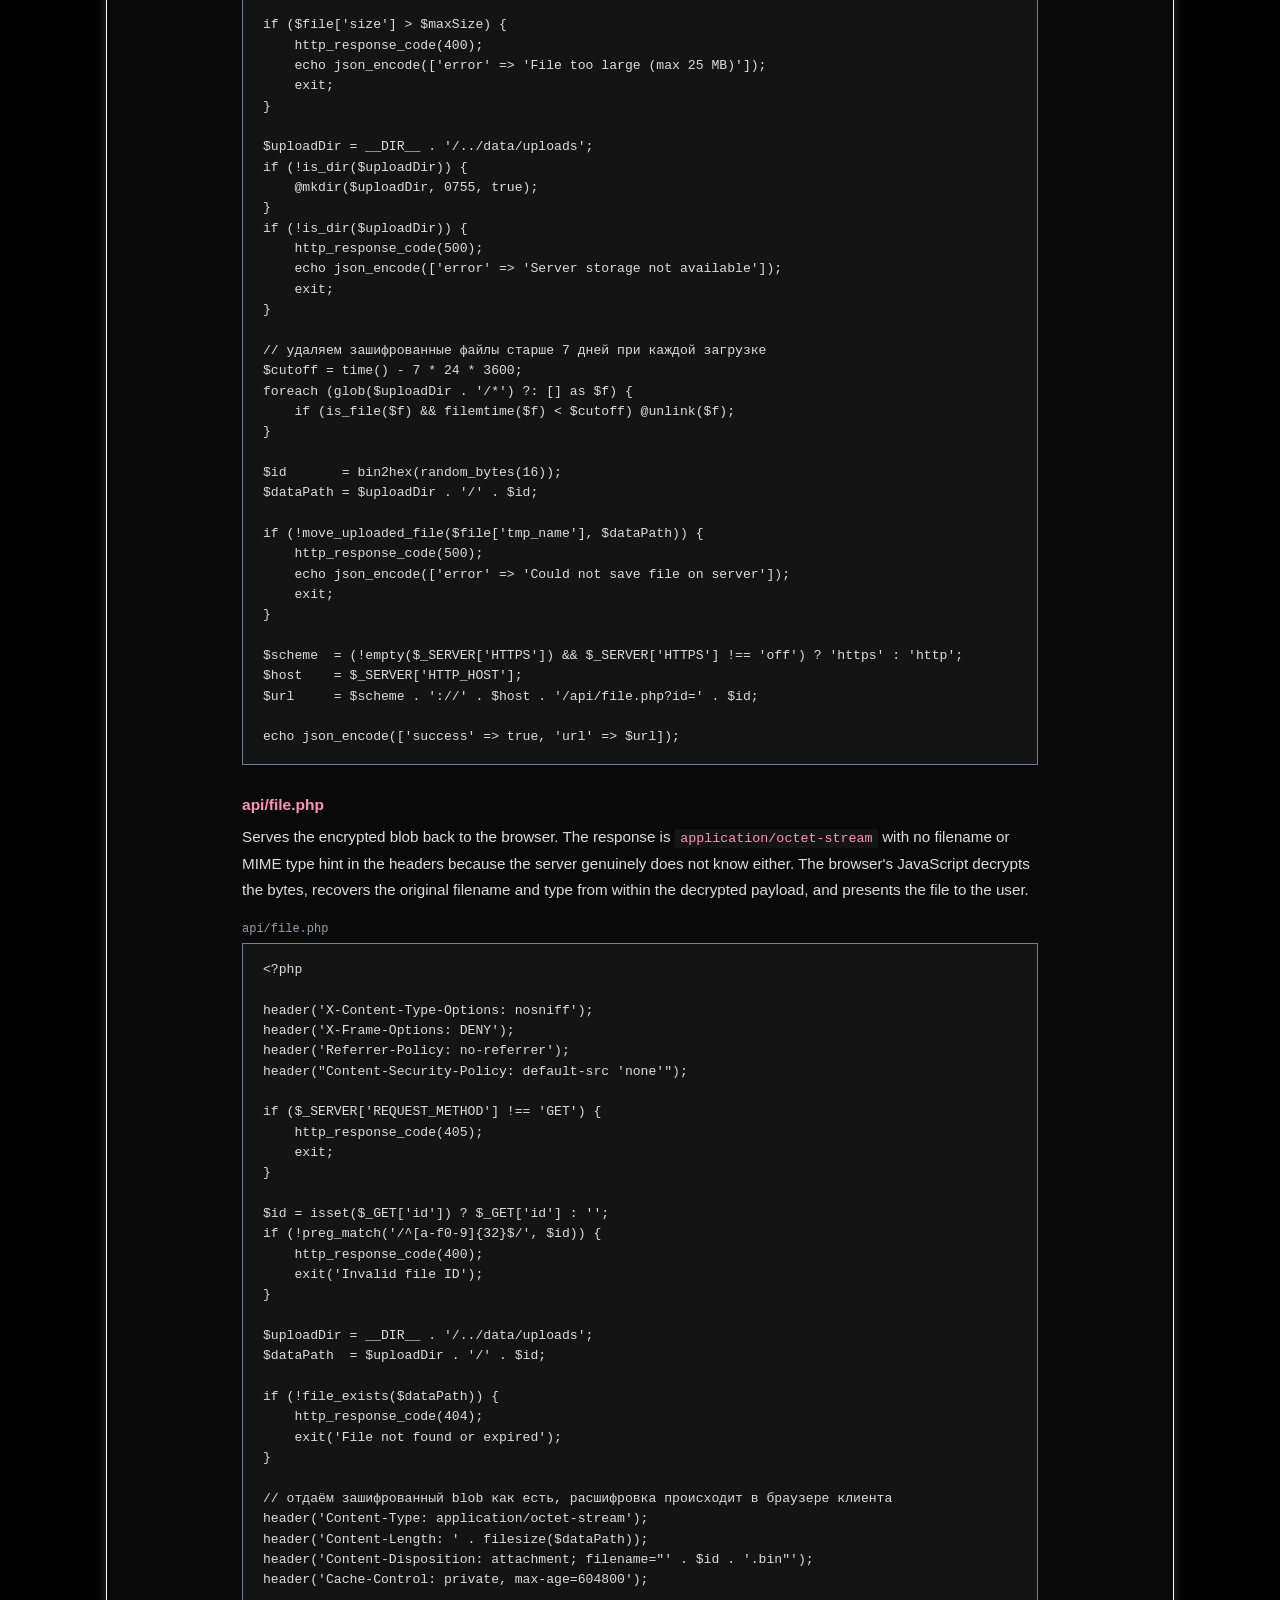
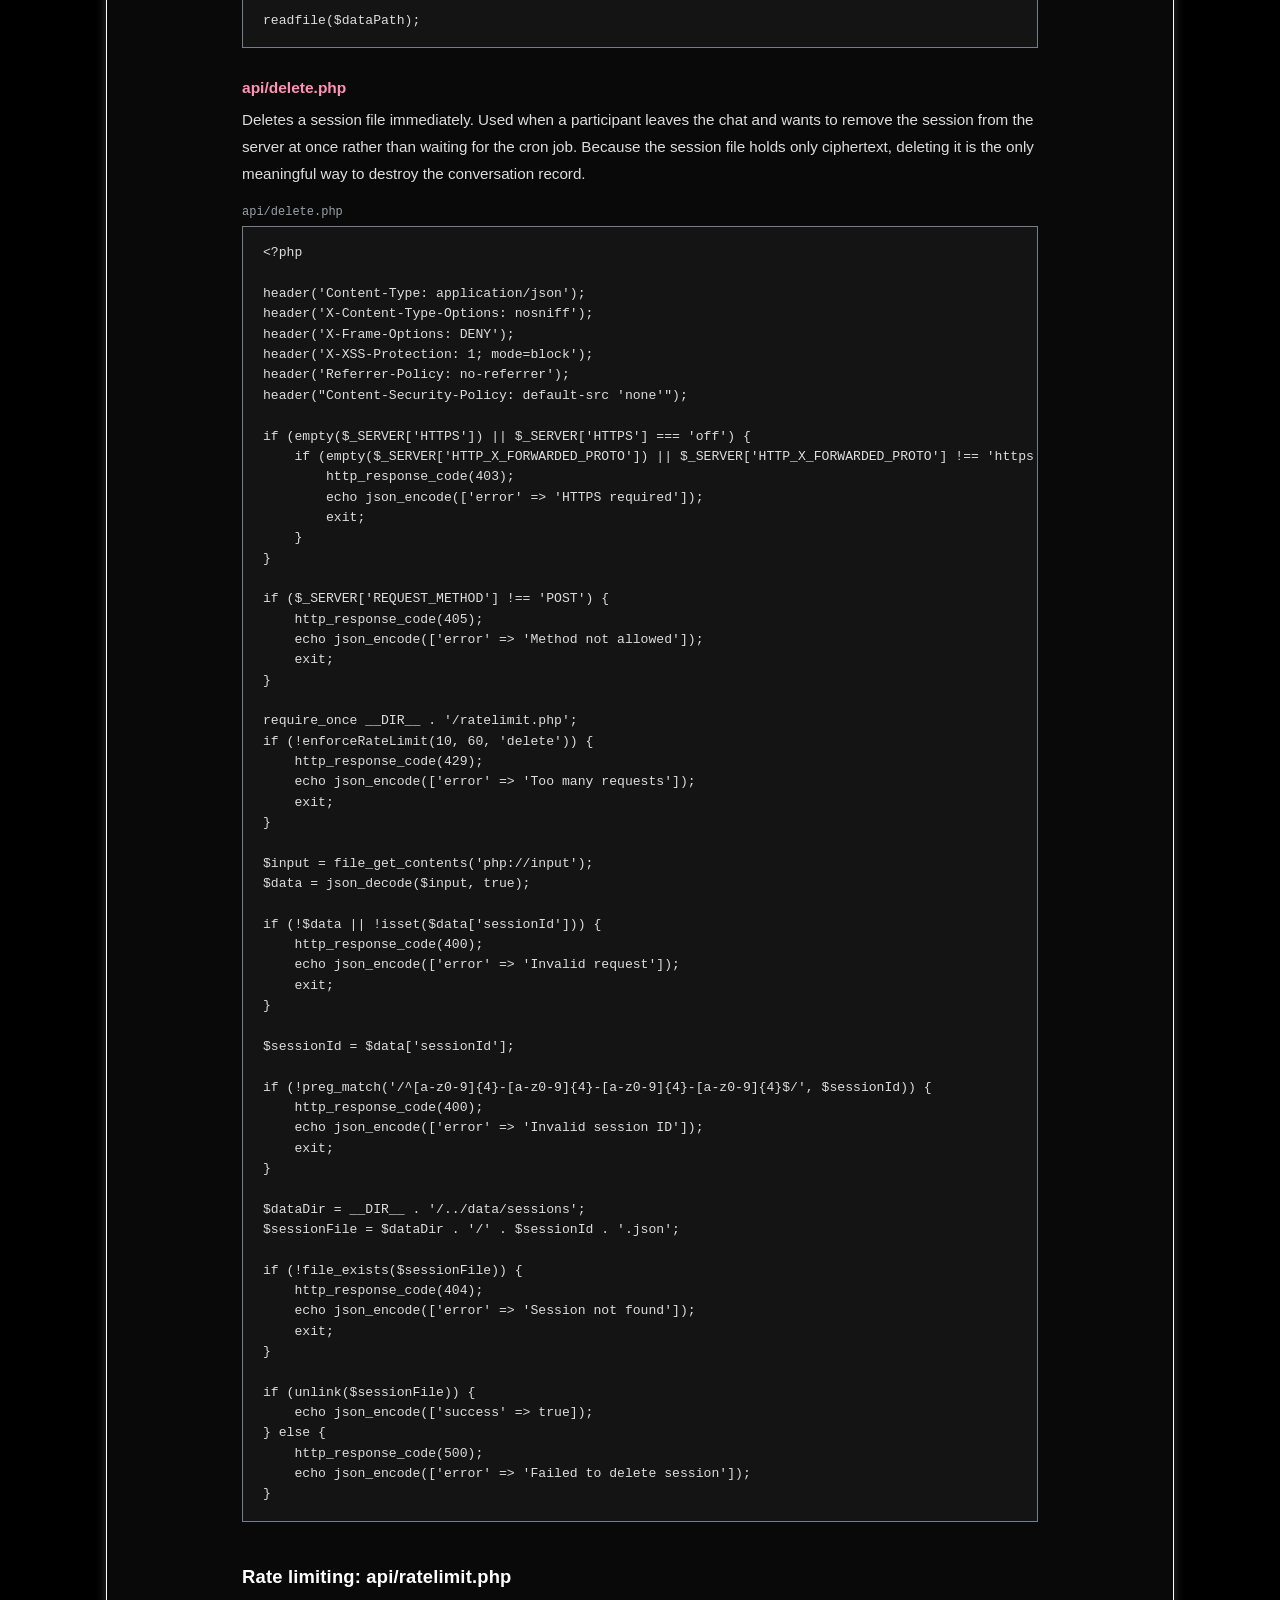
<file: docs.html>
<!DOCTYPE html>
<html lang="en" data-theme="dark">
<head>
    <meta charset="UTF-8">
    <meta name="viewport" content="width=device-width, initial-scale=1.0">
    <title>Docs · CypherBay</title>
    <meta name="description" content="Full source code and technical documentation for CypherBay: how the encryption works, every API endpoint explained, rate limiting, and self-hosting.">
    <meta name="author" content="CypherBay">
    <meta name="robots" content="index, follow">
    <link rel="canonical" href="https://cypherbay.net/docs.html">

    <meta property="og:type" content="article">
    <meta property="og:url" content="https://cypherbay.net/docs.html">
    <meta property="og:title" content="Docs · CypherBay">
    <meta property="og:description" content="Full source code and technical documentation for CypherBay: encryption, API endpoints, rate limiting, and self-hosting.">
    <meta property="og:site_name" content="CypherBay">
    <meta property="og:image" content="https://cypherbay.net/img/og-image.png">
    <meta property="og:image:width" content="1200">
    <meta property="og:image:height" content="630">
    <meta property="og:image:alt" content="CypherBay: anonymous end-to-end encrypted chat">

    <meta name="twitter:card" content="summary_large_image">
    <meta name="twitter:title" content="Docs · CypherBay">
    <meta name="twitter:description" content="Full source code and technical documentation for CypherBay.">
    <meta name="twitter:image" content="https://cypherbay.net/img/og-image.png">

    <link rel="icon" type="image/png" sizes="32x32" href="img/favicon-32.png">
    <link rel="icon" type="image/png" sizes="16x16" href="img/favicon-16.png">
    <link rel="apple-touch-icon" sizes="180x180" href="img/apple-touch-icon.png">

    <meta http-equiv="Content-Security-Policy" content="default-src 'self'; script-src 'self'; style-src 'self'; img-src 'self' blob: data:; media-src 'self' blob:; connect-src 'self'; frame-ancestors 'none'; form-action 'self'; base-uri 'self'; object-src 'none';">
    <meta name="referrer" content="no-referrer">
    <link rel="stylesheet" href="css/style.css">
    <link rel="stylesheet" href="css/docs.css">
</head>
<body>
    <div id="app">
        <div class="page active">
            <div class="terminal-wrapper">
            <div class="terminal">
            <div class="topbar">
                <span class="topbar-brand"><img src="img/logo-icon.png" alt="" class="brand-icon">CypherBay</span>
                <div class="topbar-right">
                    <span class="topbar-clock">00:00:00</span>
                    <nav class="topbar-nav">
                        <a href="/">index</a>
                        <a href="/changelog.html">changelog</a>
                        <a href="/blog.html">blog</a>
                        <a href="/docs.html" class="active">docs</a>
                        <a href="/donate.html">donate</a>
                    </nav>
                </div>
            </div>
            <header>
                <div class="header-content">
                    <div class="header-left">
                        <a href="/" class="btn-back btn-back--static">&lt; Back</a>
                    </div>
                    <div class="header-center">
                        <h1>CypherBay</h1>
                        <p class="tagline">Docs</p>
                    </div>
                    <div class="header-right">
                        <button id="theme-toggle" class="btn-theme" title="Toggle theme"></button>
                    </div>
                </div>
            </header>

            <main class="docs-content">
                <div class="docs-meta">
                    <h1>Source Code and Technical Reference</h1>
                    <span class="docs-date">Last updated 2026-09-29 &nbsp;&middot;&nbsp; <a href="https://github.com/cypherbay-net/webchat" target="_blank" rel="noopener">github.com/cypherbay-net/webchat</a></span>
                </div>

                <div class="docs-body">

                <p>This page walks through the full source code of CypherBay, file by file, with explanations. Nothing is simplified or paraphrased. The code shown here is exactly what runs in production and what you will find in the repository.</p>

                <h2>Architecture overview</h2>

                <p>CypherBay has no database. Every session is a single JSON file on disk. There are no accounts, no user records, no persistent identity of any kind. The server is a small collection of PHP scripts that accept HTTP requests, read and write those JSON files, and return results. That is the entire backend.</p>

                <p>All encryption happens in the browser. Before a message or file ever leaves your device, it is encrypted using AES-256-GCM with a key that the server has never seen and cannot derive. What the server stores is ciphertext: opaque bytes that mean nothing without the password you chose when you created the session.</p>

                <p>Communication between the browser and the server uses plain HTTP polling. Every 2500 milliseconds the client asks the server for new messages since the last timestamp it received. There are no WebSockets, no server-sent events, and no persistent connections. This keeps the server implementation minimal and makes it trivial to self-host on any shared PHP host.</p>

                <p>Sessions expire after one hour of inactivity. A separate cleanup script, meant to run as a cron job, deletes session files that have not been touched within that window.</p>

                <h2>Encryption: js/crypto.js</h2>

                <p>This is the entire cryptographic layer. It lives in a single file and uses only the Web Crypto API built into every modern browser. No external libraries are involved.</p>

                <span class="file-label">js/crypto.js</span>
<pre><code>const CypherCrypto = {
    SALT_PREFIX: 'CypherBay-v2-',
    PBKDF2_ITERATIONS: 310000,

    async deriveKey(password, sessionId) {
        const salt = new TextEncoder().encode(this.SALT_PREFIX + sessionId);
        const keyMaterial = await crypto.subtle.importKey(
            'raw',
            new TextEncoder().encode(password),
            'PBKDF2',
            false,
            ['deriveKey']
        );
        return await crypto.subtle.deriveKey(
            {
                name: 'PBKDF2',
                salt: salt,
                iterations: this.PBKDF2_ITERATIONS,
                hash: 'SHA-256'
            },
            keyMaterial,
            {
                name: 'AES-GCM',
                length: 256
            },
            false,
            ['encrypt', 'decrypt']
        );
    },

    async encrypt(plaintext, key) {
        const iv = crypto.getRandomValues(new Uint8Array(12));
        const ciphertext = await crypto.subtle.encrypt(
            {
                name: 'AES-GCM',
                iv: iv
            },
            key,
            new TextEncoder().encode(plaintext)
        );
        const combined = new Uint8Array(iv.length + ciphertext.byteLength);
        combined.set(iv);
        combined.set(new Uint8Array(ciphertext), iv.length);
        return this.arrayBufferToBase64(combined);
    },

    async decrypt(encryptedData, key) {
        try {
            const combined = this.base64ToArrayBuffer(encryptedData);
            const iv = combined.slice(0, 12);
            const ciphertext = combined.slice(12);
            const plaintext = await crypto.subtle.decrypt(
                {
                    name: 'AES-GCM',
                    iv: iv
                },
                key,
                ciphertext
            );
            return new TextDecoder().decode(plaintext);
        } catch (e) {
            return null;
        }
    },

    generateSessionId() {
        const chars = 'abcdefghijklmnopqrstuvwxyz0123456789';
        const randomBytes = crypto.getRandomValues(new Uint8Array(16));
        let result = '';
        for (let i = 0; i &lt; randomBytes.length; i++) {
            result += chars[randomBytes[i] % chars.length];
        }
        return `${result.slice(0, 4)}-${result.slice(4, 8)}-${result.slice(8, 12)}-${result.slice(12, 16)}`;
    },

    generateMessageId() {
        const timestamp = Date.now().toString(36);
        const random = crypto.getRandomValues(new Uint8Array(4));
        const randomStr = Array.from(random).map(b => b.toString(16).padStart(2, '0')).join('');
        return `${timestamp}-${randomStr}`;
    },

    arrayBufferToBase64(buffer) {
        let binary = '';
        for (let i = 0; i &lt; buffer.length; i++) {
            binary += String.fromCharCode(buffer[i]);
        }
        return btoa(binary);
    },

    base64ToArrayBuffer(base64) {
        const binary = atob(base64);
        const buffer = new Uint8Array(binary.length);
        for (let i = 0; i &lt; binary.length; i++) {
            buffer[i] = binary.charCodeAt(i);
        }
        return buffer;
    },

    isValidSessionId(sessionId) {
        return /^[a-z0-9]{4}-[a-z0-9]{4}-[a-z0-9]{4}-[a-z0-9]{4}$/.test(sessionId);
    }
};

window.CypherCrypto = CypherCrypto;</code></pre>

                <p><strong>Key derivation.</strong> <code>deriveKey</code> takes the user's password and the session ID, constructs a salt string of the form <code>CypherBay-v2-{sessionId}</code>, and runs PBKDF2 with SHA-256 for 310,000 iterations. The result is an AES-256-GCM key that is marked non-extractable by the browser, so it cannot be serialised or exfiltrated by JavaScript running on the page. Because the salt includes the session ID, the same password used in two different sessions produces two completely different keys.</p>

                <p><strong>Encryption.</strong> <code>encrypt</code> generates a fresh 12-byte IV from the browser's CSPRNG on every call, runs AES-GCM with that IV, and prepends the IV directly to the ciphertext before base64-encoding the whole thing. The IV is not secret, it just has to be unique per message. Prepending it means the receiver always knows where to find it without any out-of-band signalling.</p>

                <p><strong>Decryption.</strong> <code>decrypt</code> splits the incoming bytes at position 12 to recover the IV and ciphertext separately, then calls the browser's decrypt. If decryption fails for any reason, it returns <code>null</code> rather than throwing, so the caller can decide how to handle a bad message without an uncaught exception crashing the chat.</p>

                <p><strong>Session IDs.</strong> <code>generateSessionId</code> draws 16 random bytes from the CSPRNG, maps each byte into the 36-character alphabet by taking the byte value modulo 36, and formats the result as four groups of four characters separated by hyphens. The resulting IDs look like <code>a3k2-wx9m-4bqr-zz01</code>. The modulo operation introduces a small bias because 256 is not a multiple of 36, but the practical impact on session ID unpredictability is negligible given 16 bytes of entropy.</p>

                <h2>Session data format</h2>

                <p>Every active session is stored as a single JSON file at <code>data/sessions/{sessionId}.json</code>. The structure looks like this:</p>

<pre><code>{
  "messages": [
    {
      "payload": "base64-encoded-ciphertext",
      "timestamp": 1720000000000
    }
  ],
  "typing": {
    "payload": "base64-encoded-ciphertext",
    "timestamp": 1720000001234
  },
  "lastActivity": 1720000001,
  "created": 1719999900
}</code></pre>

                <p>The <code>payload</code> field in every message is the base64 string produced by <code>CypherCrypto.encrypt</code>. The server never decodes it, never inspects its content, and never logs it. From the server's perspective every payload is an opaque string of unknown length. The <code>timestamp</code> fields are millisecond Unix timestamps. <code>lastActivity</code> and <code>created</code> are second-precision Unix timestamps used for session expiry. The <code>typing</code> key is optional and is overwritten on every typing event rather than accumulated into an array.</p>

                <p>Sessions cap at 100 messages and also discard any message older than one hour. Both checks happen on every write in <code>send.php</code>, so the file never grows unbounded even without the cron job running.</p>

                <h2>API reference</h2>

                <p>Every endpoint enforces HTTPS, either directly or by reading the <code>X-Forwarded-Proto</code> header when the server sits behind a proxy. All responses are JSON. All endpoints send a strict <code>Content-Security-Policy: default-src 'none'</code> header because they serve data, not pages.</p>

                <table class="docs-table">
                    <thead>
                        <tr>
                            <th>Endpoint</th>
                            <th>Method</th>
                            <th>What it does</th>
                            <th>Rate limit</th>
                        </tr>
                    </thead>
                    <tbody>
                        <tr>
                            <td><code>/api/create.php</code></td>
                            <td>POST</td>
                            <td>Create a new session</td>
                            <td>5 per minute</td>
                        </tr>
                        <tr>
                            <td><code>/api/messages.php</code></td>
                            <td>GET</td>
                            <td>Poll for new messages</td>
                            <td>300 per minute</td>
                        </tr>
                        <tr>
                            <td><code>/api/send.php</code></td>
                            <td>POST</td>
                            <td>Send a message or typing indicator</td>
                            <td>80 per minute (messages only)</td>
                        </tr>
                        <tr>
                            <td><code>/api/upload.php</code></td>
                            <td>POST</td>
                            <td>Upload an encrypted file</td>
                            <td>5 per minute</td>
                        </tr>
                        <tr>
                            <td><code>/api/file.php</code></td>
                            <td>GET</td>
                            <td>Download an encrypted file blob</td>
                            <td>none</td>
                        </tr>
                        <tr>
                            <td><code>/api/delete.php</code></td>
                            <td>POST</td>
                            <td>Delete a session immediately</td>
                            <td>10 per minute</td>
                        </tr>
                    </tbody>
                </table>

                <h3>api/create.php</h3>

                <p>Creates a new session file. The client generates the session ID in the browser before calling this endpoint, using <code>CypherCrypto.generateSessionId()</code>. The server validates the format with a regex, then opens the file in exclusive-create mode (<code>fopen(..., 'x')</code>). That mode fails atomically if the file already exists, so two concurrent requests with the same session ID cannot both succeed.</p>

                <span class="file-label">api/create.php</span>
<pre><code>&lt;?php

header('Content-Type: application/json');
header('X-Content-Type-Options: nosniff');
header('X-Frame-Options: DENY');
header('X-XSS-Protection: 1; mode=block');
header('Referrer-Policy: no-referrer');
header("Content-Security-Policy: default-src 'none'");

if (empty($_SERVER['HTTPS']) || $_SERVER['HTTPS'] === 'off') {
    if (empty($_SERVER['HTTP_X_FORWARDED_PROTO']) || $_SERVER['HTTP_X_FORWARDED_PROTO'] !== 'https') {
        http_response_code(403);
        echo json_encode(['error' =&gt; 'HTTPS required']);
        exit;
    }
}

if ($_SERVER['REQUEST_METHOD'] !== 'POST') {
    http_response_code(405);
    echo json_encode(['error' =&gt; 'Method not allowed']);
    exit;
}

require_once __DIR__ . '/ratelimit.php';
if (!enforceRateLimit(5, 60, 'create')) {
    http_response_code(429);
    echo json_encode(['error' =&gt; 'Too many requests']);
    exit;
}

$input = file_get_contents('php://input');
$data = json_decode($input, true);

if (!$data || !isset($data['sessionId'])) {
    http_response_code(400);
    echo json_encode(['error' =&gt; 'Invalid request']);
    exit;
}

$sessionId = $data['sessionId'];

if (!preg_match('/^[a-z0-9]{4}-[a-z0-9]{4}-[a-z0-9]{4}-[a-z0-9]{4}$/', $sessionId)) {
    http_response_code(400);
    echo json_encode(['error' =&gt; 'Invalid session ID']);
    exit;
}

$dataDir = __DIR__ . '/../data/sessions';

if (!is_dir($dataDir)) {
    @mkdir($dataDir, 0700, true);
}
if (!is_dir($dataDir)) {
    http_response_code(500);
    echo json_encode(['error' =&gt; 'Server storage not available']);
    exit;
}

$sessionFile = $dataDir . '/' . $sessionId . '.json';

// режим 'x': эксклюзивное создание, ошибка, если файл уже существует
$fp = @fopen($sessionFile, 'x');
if (!$fp) {
    http_response_code(409);
    echo json_encode(['error' =&gt; 'Session already exists']);
    exit;
}

$sessionData = ['messages' =&gt; [], 'lastActivity' =&gt; time(), 'created' =&gt; time()];
fwrite($fp, json_encode($sessionData));
fclose($fp);

http_response_code(201);
echo json_encode(['success' =&gt; true]);</code></pre>

                <h3>api/messages.php</h3>

                <p>The polling endpoint. The client sends a <code>since</code> timestamp and receives back only the messages that arrived after that point, plus any active typing indicator that is less than 4 seconds old. Using a shared read lock (<code>LOCK_SH</code>) means multiple simultaneous polls from different participants in the same session do not block each other.</p>

                <span class="file-label">api/messages.php</span>
<pre><code>&lt;?php

header('Content-Type: application/json');
header('X-Content-Type-Options: nosniff');
header('X-Frame-Options: DENY');
header('X-XSS-Protection: 1; mode=block');
header('Referrer-Policy: no-referrer');
header("Content-Security-Policy: default-src 'none'");

if (empty($_SERVER['HTTPS']) || $_SERVER['HTTPS'] === 'off') {
    if (empty($_SERVER['HTTP_X_FORWARDED_PROTO']) || $_SERVER['HTTP_X_FORWARDED_PROTO'] !== 'https') {
        http_response_code(403);
        echo json_encode(['error' =&gt; 'HTTPS required']);
        exit;
    }
}

require_once __DIR__ . '/ratelimit.php';
if (!enforceRateLimit(300, 60, 'messages')) {
    http_response_code(429);
    echo json_encode(['error' =&gt; 'Too many requests']);
    exit;
}

if ($_SERVER['REQUEST_METHOD'] !== 'GET') {
    http_response_code(405);
    echo json_encode(['error' =&gt; 'Method not allowed']);
    exit;
}

$sessionId = isset($_GET['sessionId']) ? $_GET['sessionId'] : '';
$since = isset($_GET['since']) ? (int)$_GET['since'] : 0;

if (!preg_match('/^[a-z0-9]{4}-[a-z0-9]{4}-[a-z0-9]{4}-[a-z0-9]{4}$/', $sessionId)) {
    http_response_code(400);
    echo json_encode(['error' =&gt; 'Invalid session ID']);
    exit;
}

$dataDir = __DIR__ . '/../data/sessions';
$sessionFile = $dataDir . '/' . $sessionId . '.json';

if (!file_exists($sessionFile)) {
    http_response_code(404);
    echo json_encode(['error' =&gt; 'Session not found']);
    exit;
}

$fp = fopen($sessionFile, 'r');
if (!$fp) {
    echo json_encode(['messages' =&gt; []]);
    exit;
}
flock($fp, LOCK_SH);
$content = stream_get_contents($fp);
flock($fp, LOCK_UN);
fclose($fp);

$sessionData = json_decode($content, true);

if (!$sessionData || !isset($sessionData['messages'])) {
    echo json_encode(['messages' =&gt; []]);
    exit;
}

$messages = array_filter($sessionData['messages'], function($msg) use ($since) {
    return $msg['timestamp'] &gt; $since;
});

$messages = array_values($messages);

$response = ['messages' =&gt; $messages];

if (isset($sessionData['typing'])) {
    $typingAge = round(microtime(true) * 1000) - $sessionData['typing']['timestamp'];
    if ($typingAge &lt; 4000) {
        $response['typing'] = $sessionData['typing'];
    }
}

echo json_encode($response);</code></pre>

                <h3>api/send.php</h3>

                <p>Handles both regular messages and typing indicators in the same endpoint. If the request body contains a <code>typing</code> key, it is treated as a typing event and skips the rate limit check entirely. That is intentional: typing events are frequent and ephemeral, and consuming the same rate limit bucket as real messages would make it easy to exhaust the limit by just typing. The exclusive write lock (<code>LOCK_EX</code>) prevents two concurrent senders from corrupting the session file.</p>

                <span class="file-label">api/send.php</span>
<pre><code>&lt;?php

header('Content-Type: application/json');
header('X-Content-Type-Options: nosniff');
header('X-Frame-Options: DENY');
header('X-XSS-Protection: 1; mode=block');
header('Referrer-Policy: no-referrer');
header("Content-Security-Policy: default-src 'none'");

if (empty($_SERVER['HTTPS']) || $_SERVER['HTTPS'] === 'off') {
    if (empty($_SERVER['HTTP_X_FORWARDED_PROTO']) || $_SERVER['HTTP_X_FORWARDED_PROTO'] !== 'https') {
        http_response_code(403);
        echo json_encode(['error' =&gt; 'HTTPS required']);
        exit;
    }
}

if ($_SERVER['REQUEST_METHOD'] !== 'POST') {
    http_response_code(405);
    echo json_encode(['error' =&gt; 'Method not allowed']);
    exit;
}

$input = file_get_contents('php://input');
$data = json_decode($input, true);

if (!$data || !isset($data['sessionId'])) {
    http_response_code(400);
    echo json_encode(['error' =&gt; 'Invalid request']);
    exit;
}

$sessionId = $data['sessionId'];
$isTyping = isset($data['typing']) &amp;&amp; is_string($data['typing']);

if (!$isTyping) {
    require_once __DIR__ . '/ratelimit.php';
    if (!enforceRateLimit(80, 60, 'send')) {
        http_response_code(429);
        echo json_encode(['error' =&gt; 'Too many requests']);
        exit;
    }
}
$payload = isset($data['payload']) ? $data['payload'] : null;

if (!$isTyping &amp;&amp; !$payload) {
    http_response_code(400);
    echo json_encode(['error' =&gt; 'Invalid request']);
    exit;
}

if (!preg_match('/^[a-z0-9]{4}-[a-z0-9]{4}-[a-z0-9]{4}-[a-z0-9]{4}$/', $sessionId)) {
    http_response_code(400);
    echo json_encode(['error' =&gt; 'Invalid session ID']);
    exit;
}

if (!$isTyping &amp;&amp; (!is_string($payload) || strlen($payload) &gt; 100000)) {
    http_response_code(400);
    echo json_encode(['error' =&gt; 'Invalid payload']);
    exit;
}

if ($isTyping &amp;&amp; strlen($data['typing']) &gt; 5000) {
    http_response_code(400);
    echo json_encode(['error' =&gt; 'Invalid typing data']);
    exit;
}

$dataDir = __DIR__ . '/../data/sessions';

if (!is_dir($dataDir)) {
    @mkdir($dataDir, 0700, true);
}
if (!is_dir($dataDir)) {
    http_response_code(500);
    echo json_encode(['error' =&gt; 'Server storage not available']);
    exit;
}

$sessionFile = $dataDir . '/' . $sessionId . '.json';

if (!file_exists($sessionFile)) {
    http_response_code(404);
    echo json_encode(['error' =&gt; 'Session not found']);
    exit;
}

$fp = @fopen($sessionFile, 'r+');
if (!$fp) {
    http_response_code(500);
    echo json_encode(['error' =&gt; 'Server error']);
    exit;
}

if (!flock($fp, LOCK_EX)) {
    fclose($fp);
    http_response_code(500);
    echo json_encode(['error' =&gt; 'Server error']);
    exit;
}

$sessionData = ['messages' =&gt; [], 'lastActivity' =&gt; time()];
$content = stream_get_contents($fp);
if ($content) {
    $saved = json_decode($content, true);
    if ($saved !== null &amp;&amp; is_array($saved)) {
        $sessionData = array_merge($sessionData, $saved);
        if (!is_array($sessionData['messages'])) {
            $sessionData['messages'] = [];
        }
    }
}

if ($isTyping) {
    $sessionData['typing'] = [
        'payload' =&gt; $data['typing'],
        'timestamp' =&gt; round(microtime(true) * 1000)
    ];
} else {
    $message = [
        'payload' =&gt; $payload,
        'timestamp' =&gt; round(microtime(true) * 1000)
    ];
    $sessionData['messages'][] = $message;

    if (count($sessionData['messages']) &gt; 100) {
        $sessionData['messages'] = array_slice($sessionData['messages'], -100);
    }

    $oneHourAgo = (microtime(true) * 1000) - (3600 * 1000);
    $sessionData['messages'] = array_values(array_filter($sessionData['messages'], function($msg) use ($oneHourAgo) {
        return $msg['timestamp'] &gt; $oneHourAgo;
    }));
}

$sessionData['lastActivity'] = time();

ftruncate($fp, 0);
rewind($fp);
fwrite($fp, json_encode($sessionData));
fflush($fp);
flock($fp, LOCK_UN);
fclose($fp);

if ($isTyping) {
    echo json_encode(['success' =&gt; true]);
} else {
    echo json_encode(['success' =&gt; true, 'timestamp' =&gt; $message['timestamp']]);
}</code></pre>

                <h3>api/upload.php</h3>

                <p>Accepts a file uploaded via a normal <code>multipart/form-data</code> POST. The file is an encrypted blob the browser prepared before sending, so the server never sees the original content, the filename, or the MIME type. It is stored under a random 32-character hex ID in <code>data/uploads/</code>. On every upload, any file in that directory older than seven days is deleted first. The maximum accepted size is 25 MB.</p>

                <span class="file-label">api/upload.php</span>
<pre><code>&lt;?php

header('Content-Type: application/json');
header('X-Content-Type-Options: nosniff');
header('X-Frame-Options: DENY');
header('X-XSS-Protection: 1; mode=block');
header('Referrer-Policy: no-referrer');
header("Content-Security-Policy: default-src 'none'");

if (empty($_SERVER['HTTPS']) || $_SERVER['HTTPS'] === 'off') {
    if (empty($_SERVER['HTTP_X_FORWARDED_PROTO']) || $_SERVER['HTTP_X_FORWARDED_PROTO'] !== 'https') {
        http_response_code(403);
        echo json_encode(['error' =&gt; 'HTTPS required']);
        exit;
    }
}

if ($_SERVER['REQUEST_METHOD'] !== 'POST') {
    http_response_code(405);
    echo json_encode(['error' =&gt; 'Method not allowed']);
    exit;
}

require_once __DIR__ . '/ratelimit.php';
if (!enforceRateLimit(5, 60, 'upload')) {
    http_response_code(429);
    echo json_encode(['error' =&gt; 'Too many uploads. Try again in a minute.']);
    exit;
}

if (!isset($_FILES['file']) || $_FILES['file']['error'] !== UPLOAD_ERR_OK) {
    $code = isset($_FILES['file']) ? $_FILES['file']['error'] : 'no_file';
    http_response_code(400);
    echo json_encode(['error' =&gt; 'No file uploaded', 'code' =&gt; $code]);
    exit;
}

$file = $_FILES['file'];
$maxSize = 25 * 1024 * 1024;

if ($file['size'] &gt; $maxSize) {
    http_response_code(400);
    echo json_encode(['error' =&gt; 'File too large (max 25 MB)']);
    exit;
}

$uploadDir = __DIR__ . '/../data/uploads';
if (!is_dir($uploadDir)) {
    @mkdir($uploadDir, 0755, true);
}
if (!is_dir($uploadDir)) {
    http_response_code(500);
    echo json_encode(['error' =&gt; 'Server storage not available']);
    exit;
}

// удаляем зашифрованные файлы старше 7 дней при каждой загрузке
$cutoff = time() - 7 * 24 * 3600;
foreach (glob($uploadDir . '/*') ?: [] as $f) {
    if (is_file($f) &amp;&amp; filemtime($f) &lt; $cutoff) @unlink($f);
}

$id       = bin2hex(random_bytes(16));
$dataPath = $uploadDir . '/' . $id;

if (!move_uploaded_file($file['tmp_name'], $dataPath)) {
    http_response_code(500);
    echo json_encode(['error' =&gt; 'Could not save file on server']);
    exit;
}

$scheme  = (!empty($_SERVER['HTTPS']) &amp;&amp; $_SERVER['HTTPS'] !== 'off') ? 'https' : 'http';
$host    = $_SERVER['HTTP_HOST'];
$url     = $scheme . '://' . $host . '/api/file.php?id=' . $id;

echo json_encode(['success' =&gt; true, 'url' =&gt; $url]);</code></pre>

                <h3>api/file.php</h3>

                <p>Serves the encrypted blob back to the browser. The response is <code>application/octet-stream</code> with no filename or MIME type hint in the headers because the server genuinely does not know either. The browser's JavaScript decrypts the bytes, recovers the original filename and type from within the decrypted payload, and presents the file to the user.</p>

                <span class="file-label">api/file.php</span>
<pre><code>&lt;?php

header('X-Content-Type-Options: nosniff');
header('X-Frame-Options: DENY');
header('Referrer-Policy: no-referrer');
header("Content-Security-Policy: default-src 'none'");

if ($_SERVER['REQUEST_METHOD'] !== 'GET') {
    http_response_code(405);
    exit;
}

$id = isset($_GET['id']) ? $_GET['id'] : '';
if (!preg_match('/^[a-f0-9]{32}$/', $id)) {
    http_response_code(400);
    exit('Invalid file ID');
}

$uploadDir = __DIR__ . '/../data/uploads';
$dataPath  = $uploadDir . '/' . $id;

if (!file_exists($dataPath)) {
    http_response_code(404);
    exit('File not found or expired');
}

// отдаём зашифрованный blob как есть, расшифровка происходит в браузере клиента
header('Content-Type: application/octet-stream');
header('Content-Length: ' . filesize($dataPath));
header('Content-Disposition: attachment; filename="' . $id . '.bin"');
header('Cache-Control: private, max-age=604800');

readfile($dataPath);</code></pre>

                <h3>api/delete.php</h3>

                <p>Deletes a session file immediately. Used when a participant leaves the chat and wants to remove the session from the server at once rather than waiting for the cron job. Because the session file holds only ciphertext, deleting it is the only meaningful way to destroy the conversation record.</p>

                <span class="file-label">api/delete.php</span>
<pre><code>&lt;?php

header('Content-Type: application/json');
header('X-Content-Type-Options: nosniff');
header('X-Frame-Options: DENY');
header('X-XSS-Protection: 1; mode=block');
header('Referrer-Policy: no-referrer');
header("Content-Security-Policy: default-src 'none'");

if (empty($_SERVER['HTTPS']) || $_SERVER['HTTPS'] === 'off') {
    if (empty($_SERVER['HTTP_X_FORWARDED_PROTO']) || $_SERVER['HTTP_X_FORWARDED_PROTO'] !== 'https') {
        http_response_code(403);
        echo json_encode(['error' =&gt; 'HTTPS required']);
        exit;
    }
}

if ($_SERVER['REQUEST_METHOD'] !== 'POST') {
    http_response_code(405);
    echo json_encode(['error' =&gt; 'Method not allowed']);
    exit;
}

require_once __DIR__ . '/ratelimit.php';
if (!enforceRateLimit(10, 60, 'delete')) {
    http_response_code(429);
    echo json_encode(['error' =&gt; 'Too many requests']);
    exit;
}

$input = file_get_contents('php://input');
$data = json_decode($input, true);

if (!$data || !isset($data['sessionId'])) {
    http_response_code(400);
    echo json_encode(['error' =&gt; 'Invalid request']);
    exit;
}

$sessionId = $data['sessionId'];

if (!preg_match('/^[a-z0-9]{4}-[a-z0-9]{4}-[a-z0-9]{4}-[a-z0-9]{4}$/', $sessionId)) {
    http_response_code(400);
    echo json_encode(['error' =&gt; 'Invalid session ID']);
    exit;
}

$dataDir = __DIR__ . '/../data/sessions';
$sessionFile = $dataDir . '/' . $sessionId . '.json';

if (!file_exists($sessionFile)) {
    http_response_code(404);
    echo json_encode(['error' =&gt; 'Session not found']);
    exit;
}

if (unlink($sessionFile)) {
    echo json_encode(['success' =&gt; true]);
} else {
    http_response_code(500);
    echo json_encode(['error' =&gt; 'Failed to delete session']);
}</code></pre>

                <h2>Rate limiting: api/ratelimit.php</h2>

                <p>The rate limiter is included by every endpoint that needs it. It stores one JSON file per IP address per action type under <code>data/ratelimit/</code>. The IP address is hashed with SHA-256 before it becomes a filename, so no raw IP addresses are written to disk. Each file holds a counter and a window start timestamp. If the window has expired, the counter resets to zero. An exclusive file lock prevents races between concurrent requests from the same IP.</p>

                <p>When the rate limit directory cannot be created or a file cannot be opened, the function returns <code>true</code> (allow) rather than blocking. Failing open is a deliberate choice: a storage problem should not take the service down.</p>

                <span class="file-label">api/ratelimit.php</span>
<pre><code>&lt;?php
function enforceRateLimit($maxRequests, $windowSeconds, $key = '') {
    $ip = $_SERVER['REMOTE_ADDR'] ?? '';
    $hash = hash('sha256', $ip . $key);
    $dir = __DIR__ . '/../data/ratelimit';

    if (!is_dir($dir)) {
        @mkdir($dir, 0700, true);
    }
    if (!is_dir($dir)) {
        return true; // не удалось создать директорию, пропускаем запрос, а не падаем
    }

    $file = $dir . '/' . substr($hash, 0, 40) . '.json';
    $now = time();

    $fp = @fopen($file, 'c+');
    if (!$fp) {
        return true;
    }

    if (!flock($fp, LOCK_EX)) {
        fclose($fp);
        return true;
    }

    $content = stream_get_contents($fp);
    $data = $content ? json_decode($content, true) : null;

    if (!$data || ($now - $data['window_start']) &gt;= $windowSeconds) {
        $data = ['count' =&gt; 0, 'window_start' =&gt; $now];
    }

    $data['count']++;
    $allowed = $data['count'] &lt;= $maxRequests;

    ftruncate($fp, 0);
    rewind($fp);
    fwrite($fp, json_encode($data));
    fflush($fp);
    flock($fp, LOCK_UN);
    fclose($fp);

    return $allowed;
}</code></pre>

                <h2>Cleanup: api/cleanup.php</h2>

                <p>This script is only meant to run from the command line as a cron job. Calling it over HTTP returns a 404 immediately. It deletes any session file whose <code>lastActivity</code> timestamp is more than one hour old, and also sweeps the rate limit directory of any files older than one hour. A reasonable cron schedule is every five minutes.</p>

                <span class="file-label">api/cleanup.php</span>
<pre><code>&lt;?php
if (php_sapi_name() !== 'cli') {
    http_response_code(404);
    exit;
}

$dataDir = __DIR__ . '/../data/sessions';

if (!is_dir($dataDir)) {
    exit;
}

$files = glob($dataDir . '/*.json');

$now = time();
$maxAge = 3600;

foreach ($files as $file) {
    $content = file_get_contents($file);
    $data = json_decode($content, true);

    if ($data &amp;&amp; isset($data['lastActivity'])) {
        $age = $now - $data['lastActivity'];

        if ($age &gt; $maxAge) {
            unlink($file);
        }
    } else {
        $fileAge = $now - filemtime($file);

        if ($fileAge &gt; $maxAge) {
            unlink($file);
        }
    }
}

$ratelimitDir = __DIR__ . '/../data/ratelimit';
if (is_dir($ratelimitDir)) {
    foreach (glob($ratelimitDir . '/*.json') as $file) {
        if ($now - filemtime($file) &gt; 3600) {
            unlink($file);
        }
    }
}

echo "Cleanup completed\n";</code></pre>

                <p>Add it to cron with something like:</p>
<pre><code>*/5 * * * * php /var/www/cypherbay/api/cleanup.php</code></pre>

                <h2>Self-hosting</h2>

                <p>CypherBay runs on any server that has PHP 7.4 or newer and a writable directory for storing session data. There is no database, no Composer dependency, and no build step. Clone the repository, point your web server at the document root, make sure <code>data/</code> is writable by the PHP process, and add the cron job above. That is everything.</p>

                <p>If you run it behind a reverse proxy like Nginx, set the <code>X-Forwarded-Proto: https</code> header so the HTTPS check in each API endpoint passes correctly.</p>

                <div class="note-box">
                    <p>The full source is available at <a href="https://github.com/cypherbay-net/webchat" target="_blank" rel="noopener">github.com/cypherbay-net/webchat</a> under the license in the repository root. Pull requests and bug reports are welcome.</p>
                </div>

                <a class="back-link" href="/">&lt; Back to app</a>
                </div>
            </main>

            <footer>
                <p>CypherBay &nbsp;&middot;&nbsp; <a href="/">Back to app</a></p>
            </footer>
            </div>
            </div>
        </div>
    </div>

    <script src="js/theme.js"></script>
    <script src="js/clock.js"></script>
</body>
</html>
</file>
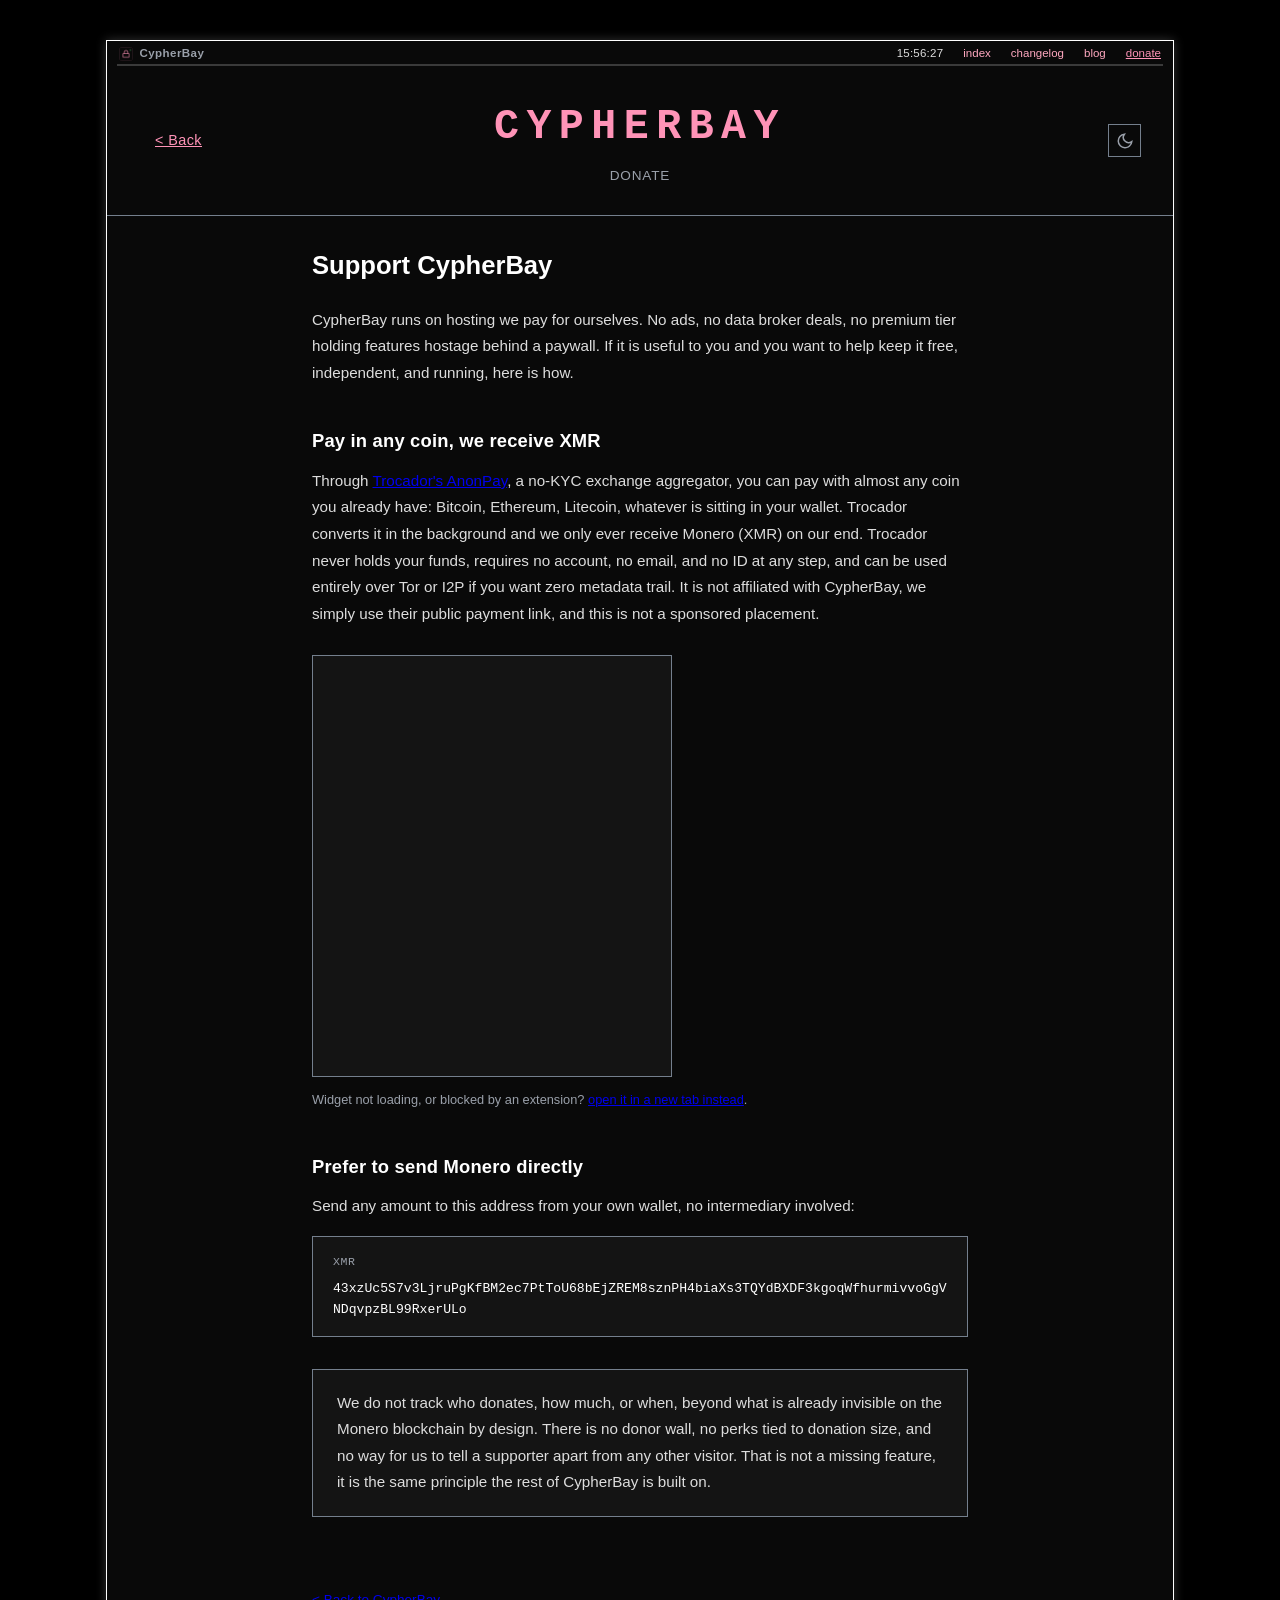
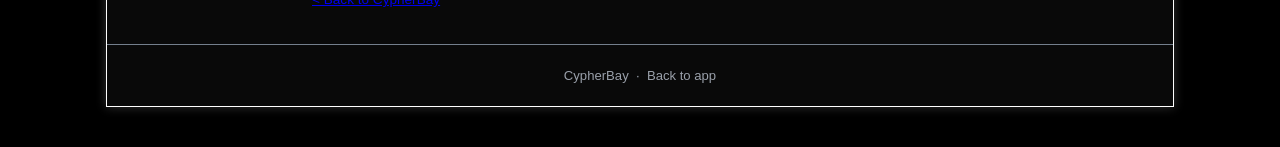
<file: donate.html>
<!DOCTYPE html>
<html lang="en" data-theme="dark">
<head>
    <meta charset="UTF-8">
    <meta name="viewport" content="width=device-width, initial-scale=1.0">
    <title>Donate · CypherBay</title>
    <meta name="description" content="Support CypherBay with a Monero donation. Pay with any coin through Trocador AnonPay, we only ever receive XMR, no accounts, no tracking, no donor records.">
    <meta name="author" content="CypherBay">
    <meta name="robots" content="index, follow">
    <link rel="canonical" href="https://cypherbay.net/donate.html">

    <meta property="og:type" content="website">
    <meta property="og:url" content="https://cypherbay.net/donate.html">
    <meta property="og:title" content="Donate · CypherBay">
    <meta property="og:description" content="Support CypherBay with a Monero donation. Pay with any coin through Trocador AnonPay, we only ever receive XMR.">
    <meta property="og:site_name" content="CypherBay">
    <meta property="og:image" content="https://cypherbay.net/img/og-image.png">
    <meta property="og:image:width" content="1200">
    <meta property="og:image:height" content="630">

    <meta name="twitter:card" content="summary_large_image">
    <meta name="twitter:title" content="Donate · CypherBay">
    <meta name="twitter:description" content="Support CypherBay with a Monero donation. Pay with any coin through Trocador AnonPay, we only ever receive XMR.">
    <meta name="twitter:image" content="https://cypherbay.net/img/og-image.png">

    <link rel="icon" type="image/png" sizes="32x32" href="img/favicon-32.png">
    <link rel="icon" type="image/png" sizes="16x16" href="img/favicon-16.png">
    <link rel="apple-touch-icon" sizes="180x180" href="img/apple-touch-icon.png">

    <meta http-equiv="Content-Security-Policy" content="default-src 'self'; script-src 'self'; style-src 'self'; img-src 'self' blob: data:; media-src 'self' blob:; connect-src 'self'; frame-src https://trocador.app; frame-ancestors 'none'; form-action 'self'; base-uri 'self'; object-src 'none';">
    <meta name="referrer" content="no-referrer">
    <link rel="stylesheet" href="css/style.css">
    <link rel="stylesheet" href="css/donate.css">

    <script type="application/ld+json">
    {
        "@context": "https://schema.org",
        "@graph": [
            {
                "@type": "Organization",
                "@id": "https://cypherbay.net/#organization",
                "name": "CypherBay",
                "url": "https://cypherbay.net/",
                "logo": {
                    "@type": "ImageObject",
                    "url": "https://cypherbay.net/img/logo-full.png"
                }
            },
            {
                "@type": "WebPage",
                "@id": "https://cypherbay.net/donate.html",
                "name": "Donate · CypherBay",
                "url": "https://cypherbay.net/donate.html",
                "description": "Support CypherBay with a Monero donation. Pay with any coin through Trocador AnonPay, we only ever receive XMR.",
                "isPartOf": { "@id": "https://cypherbay.net/#organization" }
            },
            {
                "@type": "BreadcrumbList",
                "itemListElement": [
                    { "@type": "ListItem", "position": 1, "name": "CypherBay", "item": "https://cypherbay.net/" },
                    { "@type": "ListItem", "position": 2, "name": "Donate", "item": "https://cypherbay.net/donate.html" }
                ]
            }
        ]
    }
    </script>
</head>
<body>
    <div id="app">
        <div class="page active">
            <div class="terminal-wrapper">
            <div class="terminal">
            <div class="topbar">
                <span class="topbar-brand"><img src="img/logo-icon.png" alt="" class="brand-icon">CypherBay</span>
                <div class="topbar-right">
                    <span class="topbar-clock">00:00:00</span>
                    <nav class="topbar-nav">
                        <a href="/">index</a>
                        <a href="/changelog.html">changelog</a>
                        <a href="/blog.html">blog</a>
                        <a href="/donate.html" class="active">donate</a>
                    </nav>
                </div>
            </div>
            <header>
                <div class="header-content">
                    <div class="header-left">
                        <a href="/" class="btn-back btn-back--static">&lt; Back</a>
                    </div>
                    <div class="header-center">
                        <h1>CypherBay</h1>
                        <p class="tagline">Donate</p>
                    </div>
                    <div class="header-right">
                        <button id="theme-toggle" class="btn-theme" title="Toggle theme"></button>
                    </div>
                </div>
            </header>

            <main class="donate-content">
                <h1>Support CypherBay</h1>

                <div class="donate-body">
                    <p>CypherBay runs on hosting we pay for ourselves. No ads, no data broker deals, no premium tier holding features hostage behind a paywall. If it is useful to you and you want to help keep it free, independent, and running, here is how.</p>

                    <h2>Pay in any coin, we receive XMR</h2>
                    <p>Through <a href="https://trocador.app/anonpay/" target="_blank" rel="noopener">Trocador's AnonPay</a>, a no-KYC exchange aggregator, you can pay with almost any coin you already have: Bitcoin, Ethereum, Litecoin, whatever is sitting in your wallet. Trocador converts it in the background and we only ever receive Monero (XMR) on our end. Trocador never holds your funds, requires no account, no email, and no ID at any step, and can be used entirely over Tor or I2P if you want zero metadata trail. It is not affiliated with CypherBay, we simply use their public payment link, and this is not a sponsored placement.</p>

                    <div class="donate-widget-wrap">
                        <iframe
                            src="https://trocador.app/anonpay/?ticker_to=xmr&amp;network_to=Mainnet&amp;address=43xzUc5S7v3LjruPgKfBM2ec7PtToU68bEjZREM8sznPH4biaXs3TQYdBXDF3kgoqWfhurmivvoGgVNDqvpzBL99RxerULo&amp;donation=True&amp;name=CypherBay&amp;description=Support%20CypherBay&amp;simple_mode=True&amp;buttonbgcolor=ff93b7&amp;textcolor=1a1a1a"
                            width="100%" height="420" scrolling="no" loading="lazy"
                            title="Donate to CypherBay via Trocador AnonPay"></iframe>
                    </div>
                    <p class="widget-fallback">Widget not loading, or blocked by an extension? <a href="https://trocador.app/anonpay/?ticker_to=xmr&amp;network_to=Mainnet&amp;address=43xzUc5S7v3LjruPgKfBM2ec7PtToU68bEjZREM8sznPH4biaXs3TQYdBXDF3kgoqWfhurmivvoGgVNDqvpzBL99RxerULo&amp;donation=True&amp;name=CypherBay&amp;description=Support%20CypherBay&amp;simple_mode=True" target="_blank" rel="noopener">open it in a new tab instead</a>.</p>

                    <h2>Prefer to send Monero directly</h2>
                    <p>Send any amount to this address from your own wallet, no intermediary involved:</p>
                    <div class="address-box">
                        <span class="address-label">XMR</span>
                        43xzUc5S7v3LjruPgKfBM2ec7PtToU68bEjZREM8sznPH4biaXs3TQYdBXDF3kgoqWfhurmivvoGgVNDqvpzBL99RxerULo
                    </div>

                    <div class="note-box">
                        <p>We do not track who donates, how much, or when, beyond what is already invisible on the Monero blockchain by design. There is no donor wall, no perks tied to donation size, and no way for us to tell a supporter apart from any other visitor. That is not a missing feature, it is the same principle the rest of CypherBay is built on.</p>
                    </div>

                    <a class="back-link" href="/">&lt; Back to CypherBay</a>
                </div>
            </main>

            <footer>
                <p>CypherBay &nbsp;&middot;&nbsp; <a href="/">Back to app</a></p>
            </footer>
            </div>
            </div>
        </div>
    </div>

    <script src="js/theme.js"></script>
    <script src="js/clock.js"></script>
</body>
</html>
</file>
<file: css/style.css>
:root,
[data-theme="dark"] {
    --bg-primary: #000000;
    --bg-secondary: #090909;
    --bg-tertiary: #141414;
    --bg-hover: #1f1f1f;
    --border-color: #747f8d;
    --border-strong: #ffffff;
    --text-primary: #ffffff;
    --text-secondary: #dddddd;
    --text-muted: #9aa0aa;
    --accent-primary: #ff93b7;
    --accent-secondary: #ffa8c0;
    --accent-hover: #fd8ab0;
    --accent-success: #5fd97a;
    --accent-warning: #f5c542;
    --accent-danger: #ff5f57;
    --shadow: 0 0 10px rgba(255, 255, 255, 0.2);
    --glow: none;
    --glow-strong: none;
    --msg-sent-bg: rgba(255, 147, 183, 0.12);
    --msg-sent-text: #ffffff;
    --msg-sent-meta: rgba(255, 255, 255, 0.5);
    --card-bg: rgba(9, 9, 9, 0.75);
    --card-border: rgba(255, 147, 183, 0.15);
    --card-border-hover: rgba(255, 147, 183, 0.35);
}

[data-theme="light"] {
    --bg-primary: #f2f2f2;
    --bg-secondary: #ffffff;
    --bg-tertiary: #eaeaea;
    --bg-hover: #e0e0e0;
    --border-color: #9aa0aa;
    --border-strong: #1a1a1a;
    --text-primary: #111111;
    --text-secondary: #333333;
    --text-muted: #6b7078;
    --accent-primary: #d6316f;
    --accent-secondary: #c22a5f;
    --accent-hover: #b02050;
    --accent-success: #1f9d4a;
    --accent-warning: #a6690a;
    --accent-danger: #c9302c;
    --shadow: 0 0 10px rgba(0, 0, 0, 0.15);
    --glow: none;
    --glow-strong: none;
    --msg-sent-bg: rgba(214, 49, 111, 0.08);
    --msg-sent-text: #111111;
    --msg-sent-meta: rgba(0, 0, 0, 0.5);
    --card-bg: rgba(255, 255, 255, 0.9);
    --card-border: rgba(214, 49, 111, 0.15);
    --card-border-hover: rgba(214, 49, 111, 0.3);
}

* { margin: 0; padding: 0; box-sizing: border-box; }
html { height: 100%; }

body {
    height: 100%;
    font-family: -apple-system, BlinkMacSystemFont, 'Segoe UI', Roboto, 'Helvetica Neue', Arial, sans-serif;
    background-color: var(--bg-primary);
    color: var(--text-primary);
    line-height: 1.6;
    transition: background-color 0.3s, color 0.3s;
}

code, pre, kbd, samp {
    font-family: Consolas, Monaco, 'Courier New', monospace;
}

.sr-only {
    position: absolute; width: 1px; height: 1px; padding: 0; margin: -1px;
    overflow: hidden; clip: rect(0, 0, 0, 0); white-space: nowrap; border: 0;
}

/* ── Оформление окна терминала ──────────────────────────── */
.terminal-wrapper {
    width: 100%; max-width: 1100px;
    margin: 2.5rem auto; padding: 0 1rem;
}
.terminal {
    background-color: var(--bg-secondary);
    border: 1px solid var(--border-strong);
    box-shadow: var(--shadow);
    display: flex; flex-direction: column;
    overflow: hidden;
    transition: background-color 0.3s, border-color 0.3s;
}

.topbar {
    display: flex; align-items: center; justify-content: space-between;
    height: 20px; margin: 5px 10px 0; padding: 2px 2px 5px;
    font-size: 0.72rem;
    border-bottom: 2px solid rgba(255, 255, 255, 0.2);
}
[data-theme="light"] .topbar { border-bottom-color: rgba(0, 0, 0, 0.15); }
.topbar-brand {
    display: flex; align-items: center; gap: 0.4rem;
    color: var(--text-muted); font-weight: 600; letter-spacing: 0.04em;
}
.topbar-brand .brand-icon { width: 14px; height: 14px; border-radius: 3px; }
.topbar-right { display: flex; align-items: center; gap: 1.25rem; }
.topbar-clock { color: var(--text-secondary); letter-spacing: 0.02em; }
.topbar-nav { display: flex; gap: 1.25rem; }
.topbar-nav a {
    color: var(--accent-secondary); text-decoration: none; font-size: 0.72rem;
}
.topbar-nav a:hover, .topbar-nav a.active { text-decoration: underline; color: var(--accent-primary); }

.tui-window {
    position: relative;
    border: 1px solid var(--border-color);
    padding: 1.5rem 1.25rem 1.25rem;
    margin: 1.5rem 0;
    transition: border-color 0.3s;
}
.tui-window__title {
    position: absolute; top: -0.65em; left: 1rem;
    padding: 0 0.5em; background-color: var(--bg-secondary);
    color: var(--accent-primary); font-size: 0.72rem;
    letter-spacing: 0.05em; transition: background-color 0.3s, color 0.3s;
}

.tui-window--chat {
    flex: 1; min-height: 0; margin: 0;
    display: flex; flex-direction: column;
    padding: 1.25rem 0 0;
}

.prompt-line { font-size: 0.8rem; margin-bottom: 0.85rem; color: var(--text-muted); font-family: Consolas, Monaco, 'Courier New', monospace; }
.prompt-user { color: var(--accent-primary); }
.prompt-cmd { color: var(--text-primary); }

.ascii-banner {
    color: var(--accent-primary);
    font-size: clamp(0.2rem, 0.65cqi, 0.85rem);
    line-height: 1.15;
    white-space: pre;
    margin-bottom: 0.3rem;
    max-width: 100%;
    overflow-x: auto;
}

#app { min-height: 100%; display: flex; flex-direction: column; }

.page { display: none; flex-direction: column; align-items: center; min-height: 100vh; }
.page.active { display: flex; animation: fadeIn 0.3s ease forwards; }

#chat.page.active {
    height: 100vh; min-height: unset;
    overflow: hidden; animation: none;
}
#chat .terminal-wrapper { height: 100%; margin: 1rem auto; display: flex; flex-direction: column; }
#chat .terminal { flex: 1; min-height: 0; }

@keyframes fadeIn {
    from { opacity: 0; transform: translateY(12px); }
    to   { opacity: 1; transform: translateY(0); }
}
@keyframes messageAppear {
    from { opacity: 0; transform: translateY(8px); }
    to   { opacity: 1; transform: translateY(0); }
}
.message-appear { animation: messageAppear 0.25s ease forwards; }

/* ── Шапка ──────────────────────────────────────────────── */
header {
    padding: 1.75rem 2rem;
    border-bottom: 1px solid var(--border-color);
    background-color: var(--bg-secondary);
    position: relative;
    text-align: center;
    transition: background-color 0.3s, border-color 0.3s;
}

.header-content {
    display: flex; align-items: center; justify-content: space-between;
    max-width: 1200px; margin: 0 auto;
}
.header-left, .header-right { width: 90px; display: flex; align-items: center; }
.header-right { justify-content: flex-end; gap: 0.5rem; }
.header-center { flex: 1; text-align: center; container-type: inline-size; }

.github-link { color: var(--text-muted); transition: color 0.2s; }
.github-link:hover { color: var(--accent-primary); }

.btn-theme {
    background: none; border: 1px solid var(--border-color); border-radius: 0;
    padding: 0.4rem; cursor: pointer; color: var(--text-muted);
    transition: color 0.2s, border-color 0.2s, background-color 0.2s;
    display: flex; align-items: center; justify-content: center;
}
.btn-theme:hover { color: var(--accent-primary); border-color: var(--accent-primary); background-color: var(--bg-hover); }

header h1 {
    font-size: 2.6rem; font-weight: 800; margin-bottom: 0.3rem;
    letter-spacing: 0.18em; text-transform: uppercase;
    font-family: 'Courier New', Courier, monospace;
    color: var(--accent-primary);
}
[data-theme="light"] header h1 {
    color: var(--accent-primary);
}

header h2 { font-size: 1.4rem; font-weight: 600; }
.tagline { color: var(--text-muted); font-size: 0.85rem; letter-spacing: 0.06em; text-transform: uppercase; margin-top: 0.15rem; }

/* ── Стартовая страница ──────────────────────────────────── */
main { flex: 1; padding: 2rem 2rem; max-width: 960px; margin: 0 auto; width: 100%; }
.landing-content { display: flex; flex-direction: column; gap: 2.25rem; }

.hero {
    padding: 0.25rem 0 0;
    display: flex; flex-direction: column; align-items: center;
    text-align: center;
}

.hero-lead {
    font-size: 0.95rem; color: var(--text-secondary);
    line-height: 1.75; margin-bottom: 1.25rem;
    max-width: 560px;
}

.actions {
    display: flex; flex-direction: column; gap: 0.6rem;
    max-width: 300px; width: 100%;
}

.resume-session {
    display: flex; align-items: center; justify-content: space-between;
    gap: 0.75rem; padding: 0.7rem 1rem;
    background-color: var(--bg-secondary); border: 1px solid var(--border-color);
    border-radius: 0; font-size: 0.8rem;
}
.resume-session.hidden { display: none; }
.resume-info { display: flex; align-items: center; gap: 0.5rem; color: var(--text-secondary); min-width: 0; }
.resume-info svg { flex-shrink: 0; color: var(--accent-primary); }
.resume-info code { color: var(--accent-primary); font-size: 0.78rem; word-break: break-all; }
.resume-actions { display: flex; align-items: center; gap: 0.4rem; flex-shrink: 0; }
.btn-resume { padding: 0.3rem 0.75rem; font-size: 0.78rem; }
.btn-clear-session {
    background: none; border: 1px solid var(--border-color); border-radius: 0;
    padding: 0.3rem; cursor: pointer; color: var(--text-muted);
    display: flex; align-items: center; transition: color 0.2s, border-color 0.2s;
}
.btn-clear-session:hover { color: var(--accent-danger); border-color: var(--accent-danger); }

/* ── Функции ─────────────────────────────────────────────── */
.features {
    display: grid; grid-template-columns: repeat(2, 1fr);
    gap: 0 2.5rem;
    border-top: 1px solid var(--border-color);
}

.feature {
    display: flex; align-items: flex-start; gap: 0.7rem;
    padding: 1rem 0;
    border-bottom: 1px solid var(--border-color);
}

.feature-icon {
    flex-shrink: 0; color: var(--accent-primary);
    opacity: 0.7; margin-top: 2px;
}

.feature-body { min-width: 0; }
.feature h3 {
    font-size: 0.85rem; font-weight: 600; margin-bottom: 0.2rem;
    color: var(--text-primary);
}
.feature p { color: var(--text-secondary); font-size: 0.82rem; line-height: 1.55; }

/* ── Кнопки ──────────────────────────────────────────────── */
.btn-primary, .btn-secondary {
    padding: 0.75rem 1.5rem; font-size: 0.9rem; font-weight: 600; font-family: inherit;
    border: none; border-radius: 0; cursor: pointer;
    transition: background-color 0.15s, border-color 0.15s;
    width: 100%;
}
.btn-primary {
    background: var(--accent-primary);
    color: #1a1a1a;
}
.btn-primary:hover:not(:disabled) {
    background: var(--accent-hover);
}
[data-theme="light"] .btn-primary { color: #fff; background: var(--accent-primary); }
[data-theme="light"] .btn-primary:hover:not(:disabled) { background: var(--accent-hover); }
.btn-primary:disabled { opacity: 0.45; cursor: not-allowed; transform: none; }

.btn-secondary {
    background: var(--bg-secondary); color: var(--text-primary);
    border: 1px solid var(--border-color);
}
.btn-secondary:hover {
    background-color: var(--bg-hover); border-color: var(--accent-primary);
}

.btn-back {
    background: none; border: none; color: var(--accent-primary); cursor: pointer;
    font-size: 0.9rem; font-family: inherit; padding: 0.5rem 1rem;
    position: absolute; left: 1rem; top: 50%; transform: translateY(-50%);
    transition: all 0.2s ease; letter-spacing: 0.03em;
}
.btn-back:hover { opacity: 0.75; }
.btn-back--static { position: static; transform: none; }

.btn-icon {
    background: none; border: 1px solid var(--border-color); border-radius: 0;
    padding: 0.5rem; cursor: pointer; font-size: 0.8rem; font-family: inherit;
    color: var(--text-muted); transition: color 0.2s, border-color 0.2s, background-color 0.2s;
    display: flex; align-items: center; justify-content: center;
    min-width: 34px; min-height: 34px;
}
.btn-icon:hover { background-color: var(--bg-hover); border-color: var(--accent-primary); color: var(--accent-primary); }

/* ── Прозрачность / Ограничения ──────────────────────────── */
.transparency {
    padding: 0;
    transition: background-color 0.3s;
}
#landing.active .transparency { animation: fadeIn 0.5s ease 0.2s both; }
.transparency h3 {
    font-size: 0.82rem; font-weight: 600; margin-bottom: 0.9rem;
    color: var(--text-secondary);
}
.transparency ul { list-style: none; display: grid; grid-template-columns: repeat(2, 1fr); gap: 0.3rem 2.5rem; }
.transparency li {
    color: var(--text-secondary); font-size: 0.82rem; padding: 0.2rem 0 0.2rem 1rem;
    position: relative;
}
.transparency li::before { content: "–"; position: absolute; left: 0; color: var(--text-muted); }

/* ── Подвал ──────────────────────────────────────────────── */
footer {
    padding: 1.25rem; text-align: center;
    border-top: 1px solid var(--border-color);
    background-color: var(--bg-secondary);
    transition: background-color 0.3s;
}
footer p { color: var(--text-muted); font-size: 0.82rem; }
footer a { color: var(--text-muted); text-decoration: none; transition: color 0.2s; }
footer a:hover { color: var(--accent-primary); }

/* ── Формы ───────────────────────────────────────────────── */
.form-group { margin-bottom: 1.5rem; }
.form-group label {
    display: block; margin-bottom: 0.5rem; font-weight: 600;
    color: var(--text-primary); font-size: 0.85rem; letter-spacing: 0.03em;
}
.form-group input {
    width: 100%; padding: 0.8rem 1rem; font-size: 0.95rem; font-family: inherit;
    background-color: var(--bg-tertiary); border: 1px solid var(--border-color);
    border-radius: 0; color: var(--text-primary); -webkit-appearance: none; appearance: none;
    transition: background-color 0.3s, border-color 0.2s, color 0.3s, box-shadow 0.2s;
}
.form-group input:focus {
    outline: none; border-color: var(--accent-primary);
    box-shadow: 0 0 0 3px rgba(255,147,183,0.1);
}
[data-theme="light"] .form-group input:focus { box-shadow: 0 0 0 3px rgba(214,49,111,0.1); }
.form-group input[readonly] { background-color: var(--bg-secondary); color: var(--text-secondary); }
.input-with-action { display: flex; gap: 0.5rem; }
.input-with-action input { flex: 1; }
.hint { margin-top: 0.5rem; font-size: 0.78rem; color: var(--text-muted); }
.warning-box {
    background-color: rgba(245, 166, 35, 0.08); border: 1px solid rgba(245,166,35,0.35);
    border-radius: 0; padding: 1rem; margin-bottom: 1.5rem;
    font-size: 0.85rem; color: var(--accent-warning);
}

.remember-row { margin-bottom: 1.25rem; }
.remember-label {
    display: flex; align-items: center; gap: 0.6rem;
    cursor: pointer; font-size: 0.85rem; color: var(--text-secondary); user-select: none;
}
.remember-label input[type="checkbox"] { accent-color: var(--accent-primary); width: 15px; height: 15px; cursor: pointer; }
.remember-label span { transition: color 0.2s; }
.remember-label:hover span { color: var(--text-primary); }
.remember-hint { margin-top: 0.4rem; font-size: 0.75rem; color: var(--text-muted); padding-left: 1.6rem; line-height: 1.5; }
.remember-hint code { color: var(--text-secondary); font-size: 0.72rem; }

/* ── Надёжность пароля ────────────────────────────────────── */
.password-strength { margin-top: 0.5rem; display: flex; align-items: center; gap: 0.5rem; min-height: 20px; }
.strength-bar { height: 3px; border-radius: 0; background-color: var(--bg-hover); flex: 1; overflow: hidden; }
.strength-fill { height: 100%; width: 0; border-radius: 0; transition: width 0.3s, background-color 0.3s; }
.strength-label { font-size: 0.72rem; min-width: 50px; font-weight: 600; letter-spacing: 0.04em; }
.strength-weak .strength-fill { background-color: var(--accent-danger); }
.strength-weak .strength-label { color: var(--accent-danger); }
.strength-medium .strength-fill { background-color: var(--accent-warning); }
.strength-medium .strength-label { color: var(--accent-warning); }
.strength-strong .strength-fill { background-color: var(--accent-success); }
.strength-strong .strength-label { color: var(--accent-success); }

/* ── QR-код ──────────────────────────────────────────────── */
.qr-container { text-align: center; margin: 1.5rem 0; }
.qr-container canvas {
    border-radius: 0; max-width: 180px; display: inline-block;
    box-shadow: 0 0 0 10px #fff, 0 0 0 12px var(--border-color), var(--shadow);
}
.qr-label { font-size: 0.78rem; color: var(--text-muted); margin-top: 1rem; }

.modal-invite { max-width: 360px; }
.invite-qr-wrap { text-align: center; margin-bottom: 1.25rem; }
.invite-qr-wrap canvas {
    display: inline-block; border-radius: 0; max-width: 160px;
    box-shadow: 0 0 0 6px #fff, 0 0 0 8px var(--border-color);
}
.invite-field { margin-bottom: 0.75rem; }
.invite-field-label { font-size: 0.72rem; color: var(--text-muted); text-transform: uppercase; letter-spacing: 0.07em; display: block; margin-bottom: 0.3rem; }
.invite-field-row { display: flex; gap: 0.4rem; }
.invite-input {
    flex: 1; padding: 0.45rem 0.65rem; font-size: 0.78rem;
    background-color: var(--bg-tertiary); border: 1px solid var(--border-color);
    border-radius: 0; color: var(--text-secondary); min-width: 0;
}

.create-content, .join-content { max-width: 500px; margin: 2rem auto; }

/* ── Интерфейс чата ──────────────────────────────────────── */
.chat-header {
    display: flex; align-items: center; justify-content: space-between;
    gap: 1rem;
    padding: 0.9rem 1.5rem; position: relative; text-align: left;
    background-color: var(--bg-secondary);
    border-bottom: 1px solid var(--border-color);
    transition: background-color 0.3s;
}
.chat-header .btn-back { position: static; transform: none; flex-shrink: 0; }
.chat-info { display: flex; align-items: center; gap: 0.5rem; }
.chat-session-label { color: var(--text-muted); font-size: 0.75rem; }
.chat-session-value {
    font-size: 0.75rem; color: var(--text-secondary);
    background-color: var(--bg-tertiary); padding: 0.2rem 0.5rem;
    border-radius: 0; border: 1px solid var(--border-color);
}

.status-indicator { display: flex; align-items: center; gap: 0.5rem; }
.status-dot { width: 7px; height: 7px; border-radius: 0; background-color: var(--accent-warning); transition: background-color 0.3s; }
.status-indicator.connected .status-dot { background-color: var(--accent-success); box-shadow: 0 0 6px rgba(95,217,122,0.6); }
.status-indicator.disconnected .status-dot { background-color: var(--accent-danger); }
.status-text { font-size: 0.75rem; color: var(--text-muted); }

.session-timer {
    font-size: 0.75rem; color: var(--text-muted);
    padding: 0.2rem 0.5rem; border-radius: 0;
    background-color: var(--bg-tertiary); border: 1px solid var(--border-color);
    transition: color 0.3s;
}
.timer-warning { color: var(--accent-danger); border-color: var(--accent-danger); }

.btn-sound {
    background: none; border: 1px solid var(--border-color); border-radius: 0;
    padding: 0.4rem; cursor: pointer; color: var(--text-muted);
    transition: color 0.2s, border-color 0.2s; display: flex; align-items: center;
}
.btn-sound:hover { color: var(--accent-primary); border-color: var(--accent-primary); }

.chat-container { display: flex; flex-direction: column; flex: 1; min-height: 0; overflow: hidden; position: relative; }

.messages-container {
    flex: 1; min-height: 0; overflow-y: auto;
    padding: 1.25rem; display: flex; flex-direction: column;
    gap: 0.7rem; overscroll-behavior: contain;
}

.message {
    max-width: 78%; padding: 0.75rem 1rem;
    border-radius: 0; word-wrap: break-word;
    transition: background-color 0.3s;
}
.message.sent {
    align-self: flex-end;
    background-color: var(--msg-sent-bg); color: var(--msg-sent-text);
    border: 1px solid rgba(255,147,183,0.15);
    border-radius: 0;
}
.message.received {
    align-self: flex-start;
    background-color: var(--bg-secondary);
    border: 1px solid var(--border-color); color: var(--text-primary);
    border-radius: 0;
}
.message-content { font-size: 0.9rem; white-space: pre-wrap; }
.message-meta { display: flex; justify-content: space-between; margin-top: 0.45rem; font-size: 0.68rem; color: var(--text-muted); }
.message.sent .message-meta { color: var(--msg-sent-meta); }
.message-alias { font-weight: 700; }
.message-error { color: var(--accent-danger); font-style: italic; }
.system-message { text-align: center; padding: 0.5rem; color: var(--text-muted); font-size: 0.78rem; }

.typing-indicator { padding: 0.5rem 1.25rem; font-size: 0.78rem; color: var(--text-muted); display: flex; align-items: center; gap: 0.5rem; }
.typing-indicator.hidden { display: none; }
.typing-dots { display: flex; gap: 3px; }
.typing-dots span { width: 6px; height: 6px; border-radius: 0; background-color: var(--text-muted); animation: typingBounce 1.4s infinite ease-in-out both; }
.typing-dots span:nth-child(1) { animation-delay: 0s; }
.typing-dots span:nth-child(2) { animation-delay: 0.16s; }
.typing-dots span:nth-child(3) { animation-delay: 0.32s; }
@keyframes typingBounce { 0%,80%,100% { transform: scale(0.6); opacity: 0.4; } 40% { transform: scale(1); opacity: 1; } }

.scroll-to-bottom {
    position: absolute; bottom: 0.75rem; right: 1.5rem; width: 36px; height: 36px;
    border-radius: 0; background-color: var(--accent-secondary); color: var(--bg-primary);
    border: none; cursor: pointer; display: flex; align-items: center; justify-content: center;
    opacity: 0; transform: scale(0.8); transition: opacity 0.2s, transform 0.2s;
    pointer-events: none; z-index: 10; box-shadow: 0 2px 12px rgba(0,0,0,0.5);
}
.scroll-to-bottom.visible { opacity: 1; transform: scale(1); pointer-events: auto; }
.scroll-to-bottom:hover { background-color: var(--accent-primary); box-shadow: var(--glow); }

.alias-bar {
    display: flex; align-items: center; gap: 0.5rem; padding: 0.5rem 1.25rem;
    background-color: var(--bg-secondary); border-top: 1px solid var(--border-color);
    transition: background-color 0.3s;
}
.alias-bar label { font-size: 0.75rem; color: var(--text-muted); white-space: nowrap; }
.msg-rate-counter {
    margin-left: auto; font-size: 0.68rem; color: var(--text-muted);
    opacity: 0.6; transition: color 0.3s, opacity 0.3s; white-space: nowrap;
}
.msg-rate-counter.counter-warn { color: var(--accent-warning); opacity: 1; }
.msg-rate-counter.counter-danger { color: var(--accent-danger); opacity: 1; }
.alias-bar input {
    flex: 1; max-width: 150px; padding: 0.4rem 0.75rem; font-size: 0.78rem;
    background-color: var(--bg-tertiary); border: 1px solid var(--border-color);
    border-radius: 0; color: var(--text-primary);
    transition: background-color 0.3s, color 0.3s, border-color 0.2s;
}
.alias-bar input:focus { outline: none; border-color: var(--accent-primary); }

.message-form {
    display: flex; gap: 0.65rem; padding: 0.9rem 1.25rem;
    background-color: var(--bg-secondary); border-top: 1px solid var(--border-color);
    align-items: flex-end; transition: background-color 0.3s;
}
.btn-attach {
    background: none; border: 1px solid var(--border-color); border-radius: 0;
    padding: 0.6rem; cursor: pointer; color: var(--text-secondary);
    transition: color 0.2s, border-color 0.2s, background-color 0.2s;
    display: flex; align-items: center; justify-content: center;
    min-width: 44px; min-height: 44px; flex-shrink: 0;
}
.btn-attach:hover:not(:disabled) { color: var(--accent-primary); border-color: var(--accent-primary); background-color: var(--bg-hover); }
.btn-attach:disabled { opacity: 0.45; cursor: not-allowed; }

.upload-progress { display: flex; align-items: center; gap: 0.75rem; padding: 0.5rem 1.25rem; background-color: var(--bg-tertiary); border-top: 1px solid var(--border-color); }
.upload-progress.hidden { display: none; }
.upload-progress-bar { flex: 1; height: 3px; background-color: var(--bg-hover); border-radius: 0; overflow: hidden; position: relative; }
.upload-progress-bar::after { content: ''; position: absolute; top: 0; left: 0; height: 100%; width: 30%; background-color: var(--accent-primary); animation: progress-animation 1s ease-in-out infinite; }
@keyframes progress-animation { 0% { left: -30%; } 100% { left: 100%; } }
.upload-progress-text { font-size: 0.78rem; color: var(--text-secondary); }

/* ── Файлы / изображения ──────────────────────────────────── */
.file-content { display: flex; flex-direction: column; }

.img-wrap { display: inline-block; border-radius: 0; overflow: hidden; }
.img-wrap.img-loading {
    min-width: 140px; min-height: 90px;
    background-color: var(--bg-tertiary); border: 1px solid var(--border-color);
    display: flex; align-items: center; justify-content: center;
}
.img-wrap.img-loading::after {
    content: ''; width: 22px; height: 22px;
    border: 2px solid var(--border-color); border-top-color: var(--accent-primary);
    border-radius: 50%; animation: spin 0.8s linear infinite;
}
@keyframes spin { to { transform: rotate(360deg); } }

.message-image { display: block; max-width: 300px; max-height: 300px; border-radius: 0; cursor: pointer; transition: opacity 0.2s; }
.message-image:hover { opacity: 0.85; }
.message-video { max-width: 300px; max-height: 300px; border-radius: 0; }
.message-audio { width: 250px; }
.file-link {
    display: flex; align-items: center; gap: 0.75rem; padding: 0.6rem 0.75rem;
    background-color: var(--bg-tertiary); border: 1px solid var(--border-color);
    border-radius: 0; color: var(--text-primary);
    cursor: pointer; font-family: inherit; text-align: left;
    transition: background-color 0.2s, border-color 0.2s; width: 100%;
}
.file-link:hover:not(:disabled) { background-color: var(--bg-hover); border-color: var(--accent-secondary); }
.file-link:disabled { opacity: 0.6; cursor: not-allowed; }
.file-link svg { flex-shrink: 0; color: var(--accent-primary); }
.file-info { display: flex; flex-direction: column; min-width: 0; flex: 1; }
.file-name { font-size: 0.85rem; white-space: nowrap; overflow: hidden; text-overflow: ellipsis; }
.file-size { font-size: 0.72rem; color: var(--text-muted); }

.message-form textarea {
    flex: 1; padding: 0.75rem 1rem; font-size: 0.9rem; font-family: inherit;
    background-color: var(--bg-tertiary); border: 1px solid var(--border-color);
    border-radius: 0; color: var(--text-primary); resize: none;
    min-height: 44px; max-height: 150px;
    transition: background-color 0.3s, border-color 0.2s, color 0.3s, box-shadow 0.2s;
}
.message-form textarea:focus {
    outline: none; border-color: var(--accent-primary);
    box-shadow: 0 0 0 3px rgba(255,147,183,0.08);
}
[data-theme="light"] .message-form textarea:focus { box-shadow: 0 0 0 3px rgba(214,49,111,0.08); }
.message-form textarea:disabled { opacity: 0.45; }
.message-form button[type="submit"] {
    padding: 0.75rem 1.5rem; font-size: 0.85rem; font-weight: 700; font-family: inherit;
    background: var(--accent-primary);
    color: #041004; border: none; border-radius: 0; cursor: pointer;
    transition: background-color 0.2s;
    text-transform: uppercase; letter-spacing: 0.06em;
}
[data-theme="light"] .message-form button[type="submit"] { background: var(--accent-primary); color: #fff; }
.message-form button[type="submit"]:hover:not(:disabled) {
    background: var(--accent-hover);
}
.message-form button[type="submit"]:disabled { opacity: 0.45; cursor: not-allowed; }

.crypto-info { padding: 0.65rem 1.25rem; background-color: var(--bg-secondary); border-top: 1px solid var(--border-color); transition: background-color 0.3s; }
.crypto-info details { font-size: 0.78rem; }
.crypto-info summary { cursor: pointer; color: var(--text-secondary); user-select: none; }
.crypto-info summary:hover { color: var(--text-primary); }
.crypto-info p { margin-top: 0.5rem; color: var(--text-muted); font-size: 0.72rem; }

/* ── Уведомления и модальные окна ─────────────────────────── */
.toast {
    position: fixed; bottom: 2rem; left: 50%; transform: translateX(-50%);
    background-color: var(--accent-success); color: #041004;
    padding: 0.7rem 1.5rem; border-radius: 0; font-size: 0.85rem; font-weight: 600;
    opacity: 0; transition: opacity 0.3s; pointer-events: none; z-index: 1000;
    box-shadow: 0 4px 20px rgba(95,217,122,0.4);
}
[data-theme="light"] .toast { color: #fff; background: var(--accent-secondary); }
.toast.show { opacity: 1; }

.modal-overlay {
    position: fixed; top: 0; left: 0; right: 0; bottom: 0;
    background-color: rgba(0, 0, 0, 0.85); backdrop-filter: blur(4px); -webkit-backdrop-filter: blur(4px);
    display: flex; align-items: center; justify-content: center;
    z-index: 2000; opacity: 0; transition: opacity 0.2s; padding: 1rem;
}
.modal-overlay.show { opacity: 1; }
.modal {
    background-color: var(--bg-secondary); border: 1px solid var(--border-color);
    border-radius: 0; max-width: 400px; width: 100%;
    transform: scale(0.95); transition: transform 0.2s, background-color 0.3s;
    box-shadow: 0 24px 64px rgba(0,0,0,0.7);
}
.modal-overlay.show .modal { transform: scale(1); }
.modal-header { display: flex; align-items: center; gap: 0.75rem; padding: 1.25rem; border-bottom: 1px solid var(--border-color); }
.modal-icon { font-size: 1.5rem; display: flex; align-items: center; justify-content: center; color: var(--accent-warning); }
.modal-header h3 { margin: 0; font-size: 1rem; color: var(--accent-warning); font-weight: 700; }
.modal-body { padding: 1.25rem; }
.modal-filename { font-family: monospace; background-color: var(--bg-tertiary); padding: 0.5rem 0.75rem; border-radius: 0; font-size: 0.83rem; margin-bottom: 1rem; word-break: break-all; color: var(--text-secondary); }
.modal-warnings { list-style: none; padding: 0; margin: 0; }
.modal-warnings li { position: relative; padding-left: 1.25rem; margin-bottom: 0.5rem; font-size: 0.84rem; color: var(--text-secondary); }
.modal-warnings li::before { content: "\2022"; position: absolute; left: 0; color: var(--accent-warning); }
.modal-warnings strong { color: var(--accent-warning); }
.modal-actions { display: flex; gap: 0.75rem; padding: 1.25rem; border-top: 1px solid var(--border-color); }
.modal-actions button { flex: 1; padding: 0.75rem; border-radius: 0; }

.btn-danger {
    background-color: var(--accent-danger); color: #fff; border: none; cursor: pointer;
    font-family: inherit; font-weight: 700; text-transform: uppercase;
    letter-spacing: 0.05em; border-radius: 0;
    transition: background-color 0.2s, opacity 0.2s, box-shadow 0.2s;
}
.btn-danger:hover:not(:disabled) { background-color: #ff7f79; box-shadow: 0 4px 14px rgba(255,95,87,0.4); }
.btn-danger:disabled { opacity: 0.45; cursor: not-allowed; }
.btn-danger-small {
    background: none; border: 1px solid var(--border-color); border-radius: 0;
    padding: 0.4rem; cursor: pointer; color: var(--text-muted);
    transition: color 0.2s, border-color 0.2s; display: flex; align-items: center; justify-content: center;
}
.btn-danger-small:hover { color: var(--accent-danger); border-color: var(--accent-danger); }
.chat-header-actions { display: flex; align-items: center; gap: 0.75rem; }

.modal-text { color: var(--text-secondary); font-size: 0.9rem; margin-bottom: 1rem; }
.modal-error { color: var(--accent-danger); font-size: 0.83rem; margin-top: 0.75rem; }
.modal-error.hidden { display: none; }
.modal .form-group { margin-bottom: 0; }
.modal .form-group input { margin-top: 0.5rem; }

/* ── Полоса прокрутки ─────────────────────────────────────── */
::-webkit-scrollbar { width: 6px; }
::-webkit-scrollbar-track { background: transparent; }
::-webkit-scrollbar-thumb { background: var(--bg-hover); border-radius: 0; }
::-webkit-scrollbar-thumb:hover { background: var(--border-color); }

/* ── Адаптивность ─────────────────────────────────────────── */
@media (max-width: 700px) {
    header { padding: 1.25rem 1rem; }
    header h1 { font-size: 1.9rem; }
    .ascii-banner { display: none; }
    .site-title {
        position: static; width: auto; height: auto;
        padding: 0; margin: 0 0 0.3rem; overflow: visible;
        clip: auto; white-space: normal;
    }
    .tagline { font-size: 0.78rem; }
    .header-left { width: 60px; }
    .header-right { width: 76px; }
    .topbar { padding: 0.5rem 0.75rem; font-size: 0.7rem; }
    .topbar-nav { gap: 0.7rem; }
    .topbar-right { gap: 0.75rem; }
    main { padding: 1.25rem 1rem; }
    .landing-content { gap: 2rem; }
    .features { grid-template-columns: 1fr; gap: 0; }
    .transparency ul { grid-template-columns: 1fr; }
    .actions { gap: 0.6rem; max-width: 100%; }
    .btn-primary, .btn-secondary { padding: 0.75rem 1.25rem; font-size: 0.9rem; }
    .form-group input { padding: 0.85rem; }
    .input-with-action { flex-wrap: wrap; gap: 0.5rem; }
    .input-with-action input { flex: 1 1 100%; }
    .input-with-action button { flex: 1; }
    .chat-header { flex-wrap: wrap; justify-content: flex-start; align-items: center; row-gap: 0.4rem; column-gap: 0.6rem; padding: 0.6rem 1rem; }
    .btn-back { position: static; transform: none; padding: 0.4rem 0; font-size: 0.85rem; order: 1; }
    .btn-back--static { padding: 0.5rem 0; font-size: 0.8rem; white-space: nowrap; }
    .chat-header .btn-back { flex-shrink: 0; }
    .chat-info { order: 2; min-width: 0; gap: 0.35rem; }
    .chat-session-label { display: none; }
    .chat-session-value { font-size: 0.7rem; padding: 0.15rem 0.4rem; overflow: hidden; text-overflow: ellipsis; white-space: nowrap; max-width: 34vw; }
    .chat-header-actions { display: contents; }
    #connection-status { order: 3; margin-left: auto; flex-shrink: 0; }
    .status-text { display: none; }
    #session-timer { order: 4; font-size: 0.68rem; padding: 0.1rem 0.35rem; }
    #btn-invite { order: 5; }
    #sound-toggle { order: 6; }
    #btn-delete-chat { order: 7; }
    .chat-header-actions .btn-sound,
    .chat-header-actions .btn-danger-small {
        padding: 0.4rem; border-color: transparent; background: none;
    }
    .chat-header-actions .btn-sound:hover,
    .chat-header-actions .btn-danger-small:hover { background-color: var(--bg-hover); }
    .message { max-width: 88%; }
    .alias-bar { padding: 0.5rem 1rem; }
    .alias-bar label { position: absolute; width: 1px; height: 1px; padding: 0; margin: -1px; overflow: hidden; clip: rect(0,0,0,0); white-space: nowrap; border: 0; }
    .alias-bar input { flex: 1 1 auto; max-width: none; min-width: 0; }
    .msg-rate-counter { flex-shrink: 0; }
    .message-form { padding: 0.6rem 0.75rem; gap: 0.5rem; }
    .message-form textarea { font-size: 1rem; padding: 0.65rem 0.75rem; min-height: 44px; }
    .message-form button[type="submit"] { padding: 0.65rem 1rem; font-size: 0.8rem; flex-shrink: 0; }
    .scroll-to-bottom { bottom: 0.5rem; right: 0.75rem; }
    footer { padding: 1rem; }
}

@media (max-width: 480px) {
    header h1 { font-size: 1.5rem; letter-spacing: 0.1em; }
    main { padding: 1rem 0.75rem; }
    .message-form { padding: 0.5rem 0.6rem; gap: 0.4rem; }
    .btn-attach { min-width: 38px; min-height: 38px; padding: 0.45rem; }
    .message-form textarea { padding: 0.55rem 0.65rem; min-height: 40px; }
    .message-form button[type="submit"] { padding: 0.6rem 0.75rem; font-size: 0.75rem; }
    .topbar-clock { display: none; }
    .topbar-brand { font-size: 0.68rem; }
    .topbar-nav { gap: 0.6rem; }
    .topbar-nav a { font-size: 0.68rem; }
    .header-left { width: 52px; }
    .header-right { width: 68px; }
}

@media (max-width: 360px) {
    .topbar-brand span, .topbar-brand { font-size: 0.62rem; }
    .topbar-nav { gap: 0.5rem; }
}
</file>
<file: css/article.css>
.article-content {
    max-width: 720px;
    margin: 0 auto;
    padding: 2rem;
}
.article-meta {
    margin-bottom: 2rem;
}
.article-content h1 {
    font-size: 1.6rem;
    line-height: 1.35;
    color: var(--text-primary);
    margin: 0.5rem 0 0.5rem 0;
}
.article-date {
    font-size: 0.8rem;
    color: var(--text-muted);
}
.article-body p {
    font-size: 0.95rem;
    line-height: 1.75;
    color: var(--text-secondary);
}
.article-body h2 {
    font-size: 1.15rem;
    font-weight: 600;
    color: var(--text-primary);
    margin-top: 2.5rem;
    margin-bottom: 0.75rem;
    letter-spacing: 0.01em;
}
.article-body ul {
    padding-left: 1.25rem;
    margin: 1rem 0;
}
.article-body li {
    font-size: 0.95rem;
    line-height: 1.7;
    color: var(--text-secondary);
    margin-bottom: 0.6rem;
}
.article-body strong {
    color: var(--text-primary);
}
.article-body figure {
    margin: 2rem 0;
}
.article-body img {
    max-width: 100%;
    height: auto;
    display: block;
    border: 1px solid var(--border-color);
}
.article-body figcaption {
    color: var(--text-muted);
    font-size: 0.78rem;
    margin-top: 0.5rem;
    line-height: 1.4;
}
.stance-box {
    margin: 2rem 0;
    padding: 1.25rem 1.5rem;
    border: 1px solid rgba(255,95,87,0.35);
    background: rgba(255,95,87,0.06);
}
.stance-box p {
    color: var(--text-primary) !important;
}
.stance-box p:last-child { margin-bottom: 0; }
.note-box {
    margin: 2rem 0;
    padding: 1.25rem 1.5rem;
    border: 1px solid var(--border-color);
    background: var(--bg-tertiary);
}
.note-box p:last-child { margin-bottom: 0; }
.disclosure {
    font-size: 0.82rem;
    color: var(--text-muted);
    font-style: italic;
}
.back-link {
    display: inline-block;
    margin-top: 2.5rem;
    font-size: 0.85rem;
}
</file>
<file: css/blog.css>
.blog-content {
    max-width: 720px;
    margin: 0 auto;
    padding: 2rem;
}
.blog-header {
    margin-bottom: 2.5rem;
}
.blog-header h2 {
    font-size: 1.4rem;
    font-weight: 600;
    letter-spacing: 0.1em;
    text-transform: uppercase;
    margin-bottom: 0.4rem;
    color: var(--text-primary);
}
.blog-header p {
    color: var(--text-muted);
    font-size: 0.85rem;
}
.post-preview {
    padding: 1.5rem 0;
    border-bottom: 1px solid var(--border-color);
}
.post-preview:last-child { border-bottom: none; }
.post-date {
    font-size: 0.75rem;
    color: var(--text-muted);
}
.post-preview h3 {
    font-size: 1.1rem;
    font-weight: 600;
    margin: 0.4rem 0 0.6rem 0;
    letter-spacing: 0.01em;
}
.post-preview h3 a {
    color: var(--text-primary);
    text-decoration: none;
}
.post-preview h3 a:hover {
    color: var(--accent-primary);
}
.post-excerpt {
    color: var(--text-secondary);
    font-size: 0.88rem;
    line-height: 1.65;
}
</file>
<file: css/changelog.css>
.changelog-content {
    max-width: 720px;
    margin: 0 auto;
    padding: 2rem;
}

.changelog-header {
    margin-bottom: 2.5rem;
}
.changelog-header h2 {
    font-size: 1.4rem;
    font-weight: 600;
    letter-spacing: 0.1em;
    text-transform: uppercase;
    margin-bottom: 0.4rem;
    color: var(--text-primary);
}
.changelog-header p {
    color: var(--text-muted);
    font-size: 0.85rem;
}

.entry {
    display: grid;
    grid-template-columns: 120px 1fr;
    gap: 0 1.75rem;
    margin-bottom: 0;
    position: relative;
}
.entry::before {
    content: '';
    position: absolute;
    left: 120px;
    top: 0;
    bottom: 0;
    width: 1px;
    background: var(--border-color);
    margin-left: 0.875rem;
}
.entry:first-child::before { top: 1.2rem; }
.entry:last-child::before  { bottom: calc(100% - 1.2rem); }

.entry-date {
    text-align: right;
    padding-top: 0.9rem;
    padding-right: 1.75rem;
    font-size: 0.75rem;
    color: var(--text-muted);
    white-space: nowrap;
    line-height: 1.4;
}

.entry-right {
    padding: 0.6rem 0 2rem 1.75rem;
    position: relative;
}
.entry-right::before {
    content: '';
    position: absolute;
    left: -0.5rem;
    top: 1.15rem;
    width: 8px;
    height: 8px;
    border-radius: 0;
    background: var(--bg-secondary);
    border: 2px solid var(--border-color);
    transform: translateY(-50%);
}

.entry-tags {
    display: flex;
    flex-wrap: wrap;
    gap: 0.4rem;
    margin-bottom: 0.6rem;
}

.tag {
    font-size: 0.65rem;
    font-weight: 700;
    letter-spacing: 0.08em;
    text-transform: uppercase;
    padding: 0.15rem 0.5rem;
    border-radius: 0;
    border: 1px solid;
}
.tag-security  { color: #ff5f57; border-color: rgba(255,95,87,0.35); background: rgba(255,95,87,0.08); }
.tag-feature   { color: var(--accent-primary); border-color: rgba(255,147,183,0.35); background: rgba(255,147,183,0.07); }
.tag-fix       { color: #f5c542; border-color: rgba(245,197,66,0.35); background: rgba(245,197,66,0.08); }
.tag-design    { color: #7eb3ff; border-color: rgba(126,179,255,0.35); background: rgba(126,179,255,0.08); }
.tag-breaking  { color: #ff5f57; border-color: rgba(255,95,87,0.5); background: rgba(255,95,87,0.12); }

[data-theme="light"] .tag-security  { color: #cc2222; border-color: rgba(204,34,34,0.3); background: rgba(204,34,34,0.06); }
[data-theme="light"] .tag-feature   { color: #0a6600; border-color: rgba(10,102,0,0.3); background: rgba(10,102,0,0.06); }
[data-theme="light"] .tag-fix       { color: #996600; border-color: rgba(153,102,0,0.3); background: rgba(153,102,0,0.06); }
[data-theme="light"] .tag-design    { color: #1a56a0; border-color: rgba(26,86,160,0.3); background: rgba(26,86,160,0.06); }

.entry-title {
    font-size: 0.97rem;
    font-weight: 600;
    color: var(--text-primary);
    margin-bottom: 0.35rem;
    letter-spacing: 0.01em;
}
.entry-desc {
    font-size: 0.82rem;
    color: var(--text-secondary);
    line-height: 1.65;
}
.entry-desc code {
    font-family: Consolas, Monaco, 'Courier New', monospace;
    background: var(--bg-tertiary);
    border: 1px solid var(--border-color);
    padding: 0.05rem 0.35rem;
    border-radius: 0;
    font-size: 0.78rem;
    color: var(--accent-primary);
}

/* цвет индикатора зависит от основного тега */
.entry[data-primary="security"] .entry-right::before { border-color: #ff5f57; background: rgba(255,95,87,0.25); }
.entry[data-primary="feature"]  .entry-right::before { border-color: var(--accent-primary); background: rgba(255,147,183,0.2); }
.entry[data-primary="fix"]      .entry-right::before { border-color: #f5c542; background: rgba(245,197,66,0.2); }
.entry[data-primary="design"]   .entry-right::before { border-color: #7eb3ff; background: rgba(126,179,255,0.2); }

@media (max-width: 600px) {
    .changelog-content { padding: 1rem; }
    .entry { grid-template-columns: 1fr; gap: 0; }
    .entry::before { display: none; }
    .entry-date { text-align: left; padding: 0; margin-bottom: 0.4rem; padding-top: 1rem; }
    .entry-right { padding: 0 0 1.5rem 0; }
    .entry-right::before { display: none; }
}
</file>
<file: css/docs.css>
.docs-content {
    max-width: 860px;
    margin: 0 auto;
    padding: 2rem;
}
.docs-meta { margin-bottom: 2rem; }
.docs-meta .docs-date { font-size: 0.8rem; color: var(--text-muted); }

.docs-body p {
    font-size: 0.95rem;
    line-height: 1.75;
    color: var(--text-secondary);
    margin-bottom: 1rem;
}
.docs-body h2 {
    font-size: 1.15rem;
    font-weight: 600;
    color: var(--text-primary);
    margin-top: 2.5rem;
    margin-bottom: 0.75rem;
    letter-spacing: 0.01em;
}
.docs-body h3 {
    font-size: 0.97rem;
    font-weight: 600;
    color: var(--accent-primary);
    margin-top: 1.75rem;
    margin-bottom: 0.4rem;
}
.docs-body ul, .docs-body ol {
    padding-left: 1.25rem;
    margin: 1rem 0;
}
.docs-body li {
    font-size: 0.95rem;
    line-height: 1.7;
    color: var(--text-secondary);
    margin-bottom: 0.5rem;
}
.docs-body strong { color: var(--text-primary); }

.docs-body code {
    font-family: Consolas, Monaco, 'Courier New', monospace;
    background: var(--bg-tertiary);
    padding: 0.15em 0.4em;
    font-size: 0.88em;
    color: var(--accent-primary);
}

.file-label {
    font-size: 0.75rem;
    color: var(--text-muted);
    font-family: Consolas, Monaco, 'Courier New', monospace;
    margin-bottom: 0.25rem;
    display: block;
}

.docs-body pre {
    background: var(--bg-tertiary);
    border: 1px solid var(--border-color);
    padding: 1rem 1.25rem;
    overflow-x: auto;
    margin: 0.25rem 0 1.5rem 0;
    font-size: 0.82rem;
    line-height: 1.55;
}
.docs-body pre code {
    font-family: Consolas, Monaco, 'Courier New', monospace;
    color: var(--text-secondary);
    background: none;
    padding: 0;
    font-size: inherit;
}

.docs-table {
    width: 100%;
    border-collapse: collapse;
    margin: 1.25rem 0 1.75rem 0;
    font-size: 0.88rem;
    overflow-x: auto;
    display: block;
}
.docs-table th {
    text-align: left;
    padding: 0.5rem 0.75rem;
    border-bottom: 1px solid var(--border-color);
    color: var(--text-muted);
    font-weight: 600;
    font-size: 0.78rem;
    text-transform: uppercase;
    letter-spacing: 0.04em;
    white-space: nowrap;
}
.docs-table td {
    padding: 0.5rem 0.75rem;
    border-bottom: 1px solid rgba(255,255,255,0.05);
    color: var(--text-secondary);
    vertical-align: top;
}
[data-theme="light"] .docs-table td {
    border-bottom-color: rgba(0,0,0,0.07);
}
.docs-table td code { color: var(--accent-primary); }

.note-box {
    margin: 2rem 0;
    padding: 1.25rem 1.5rem;
    border: 1px solid var(--border-color);
    background: var(--bg-tertiary);
}
.note-box p { color: var(--text-secondary); font-size: 0.93rem; line-height: 1.7; }
.note-box p:last-child { margin-bottom: 0; }

.back-link {
    display: inline-block;
    margin-top: 2.5rem;
    font-size: 0.85rem;
}
</file>
<file: css/donate.css>
.donate-content {
    max-width: 720px;
    margin: 0 auto;
    padding: 2rem;
}
.donate-content h1 {
    font-size: 1.6rem;
    line-height: 1.35;
    color: var(--text-primary);
    margin: 0 0 1.5rem 0;
}
.donate-body p {
    font-size: 0.95rem;
    line-height: 1.75;
    color: var(--text-secondary);
}
.donate-body h2 {
    font-size: 1.15rem;
    font-weight: 600;
    color: var(--text-primary);
    margin-top: 2.5rem;
    margin-bottom: 0.75rem;
    letter-spacing: 0.01em;
}
.donate-widget-wrap {
    margin: 1.75rem 0 0.75rem 0;
    max-width: 360px;
    border: 1px solid var(--border-color);
    background: var(--bg-tertiary);
    overflow: hidden;
}
.donate-widget-wrap iframe {
    display: block;
    border: 0;
}
.widget-fallback {
    font-size: 0.8rem !important;
    color: var(--text-muted) !important;
    margin-bottom: 1.75rem;
}
.address-box {
    margin: 1rem 0 1.75rem 0;
    padding: 1rem 1.25rem;
    border: 1px solid var(--border-color);
    background: var(--bg-tertiary);
    font-family: 'JetBrains Mono', monospace;
    font-size: 0.82rem;
    line-height: 1.6;
    color: var(--text-primary);
    word-break: break-all;
}
.address-label {
    display: block;
    font-family: inherit;
    font-size: 0.72rem;
    letter-spacing: 0.05em;
    text-transform: uppercase;
    color: var(--text-muted);
    margin-bottom: 0.4rem;
}
.note-box {
    margin: 2rem 0;
    padding: 1.25rem 1.5rem;
    border: 1px solid var(--border-color);
    background: var(--bg-tertiary);
}
.note-box p:last-child { margin-bottom: 0; }
.back-link {
    display: inline-block;
    margin-top: 2.5rem;
    font-size: 0.85rem;
}
</file>
